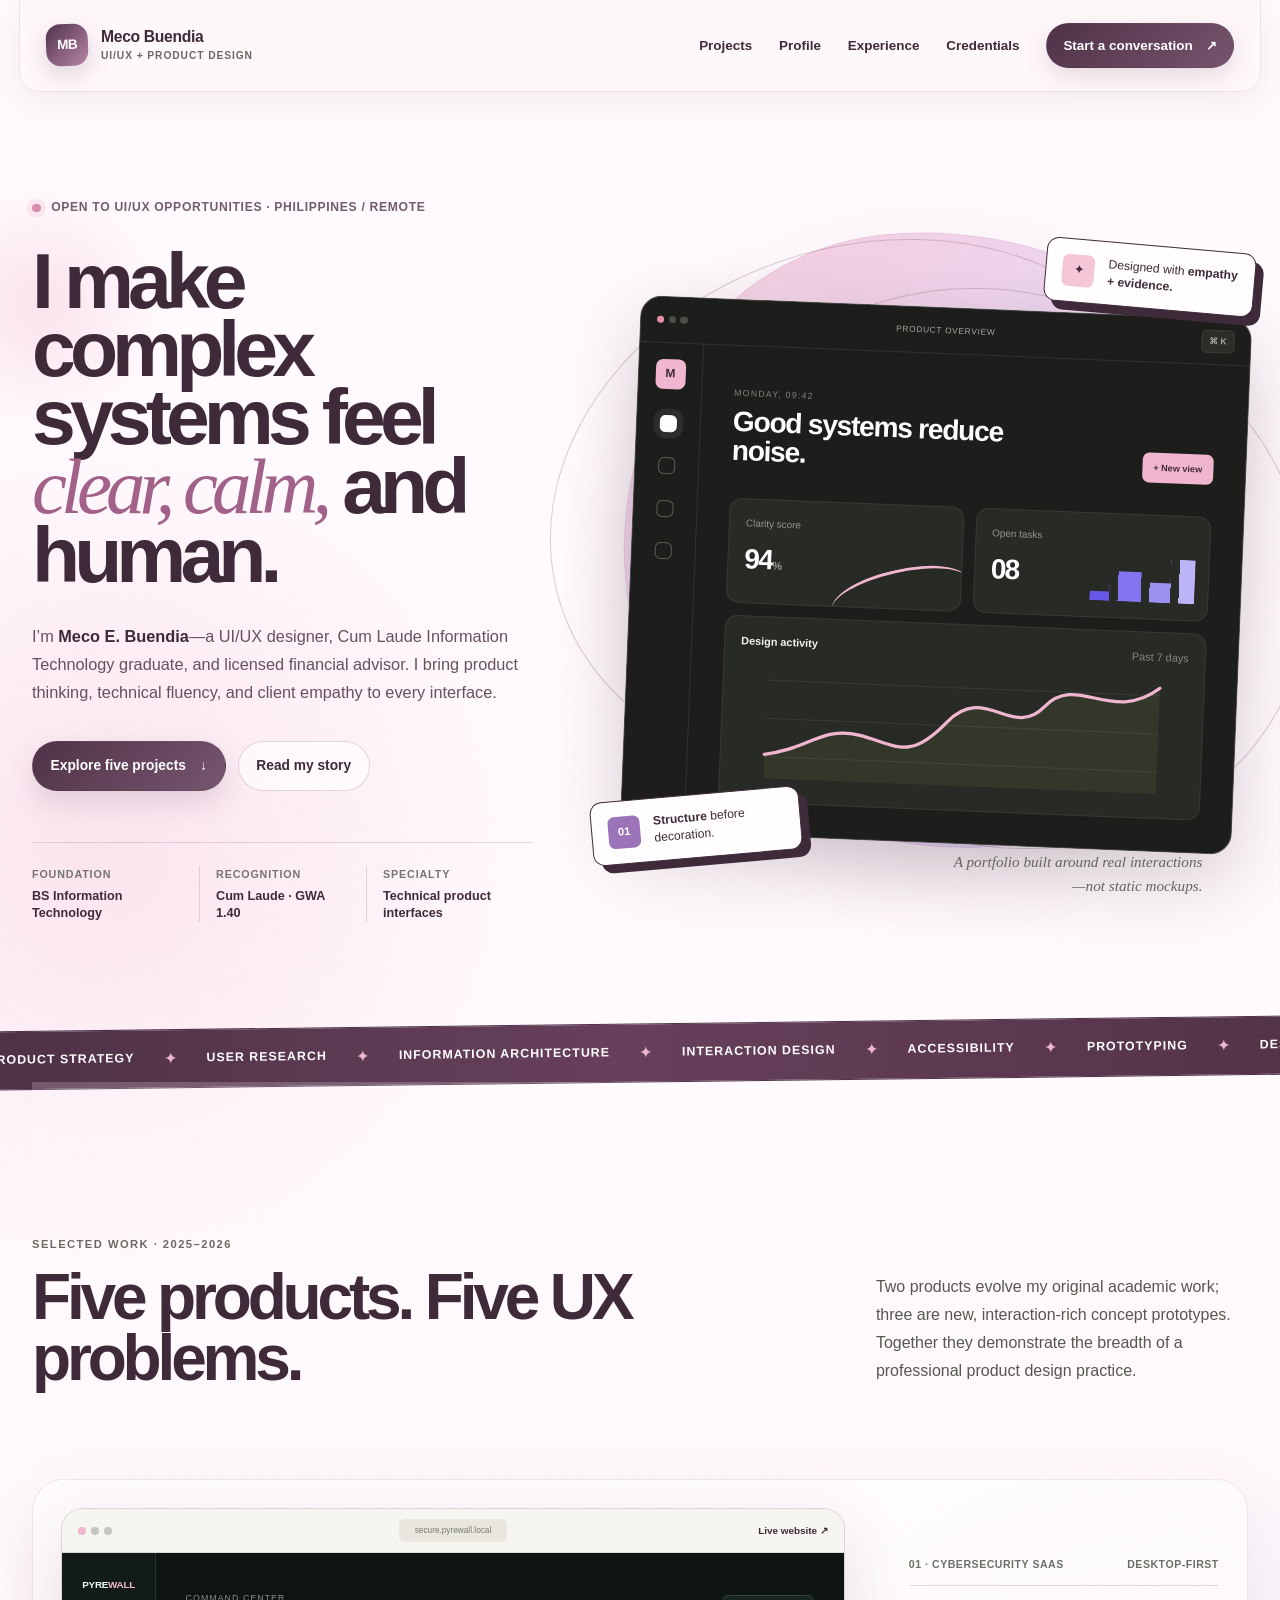
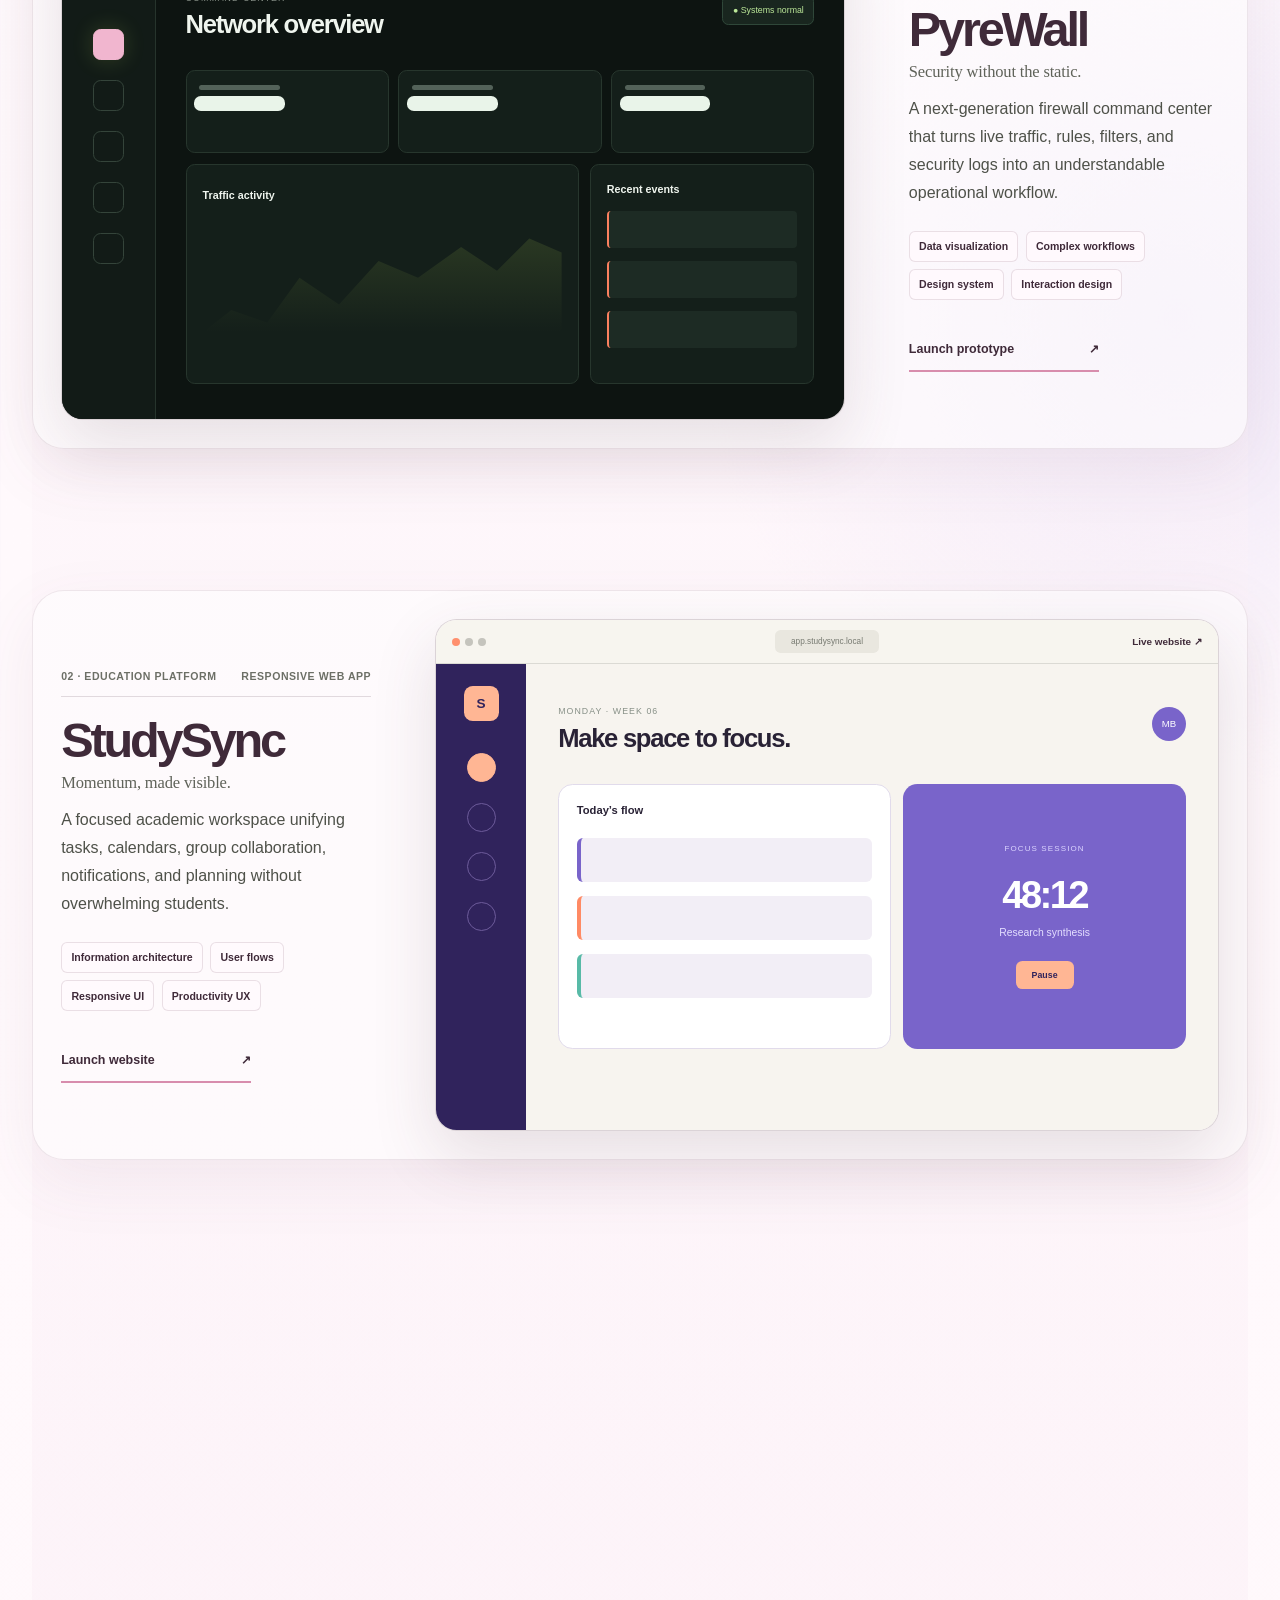
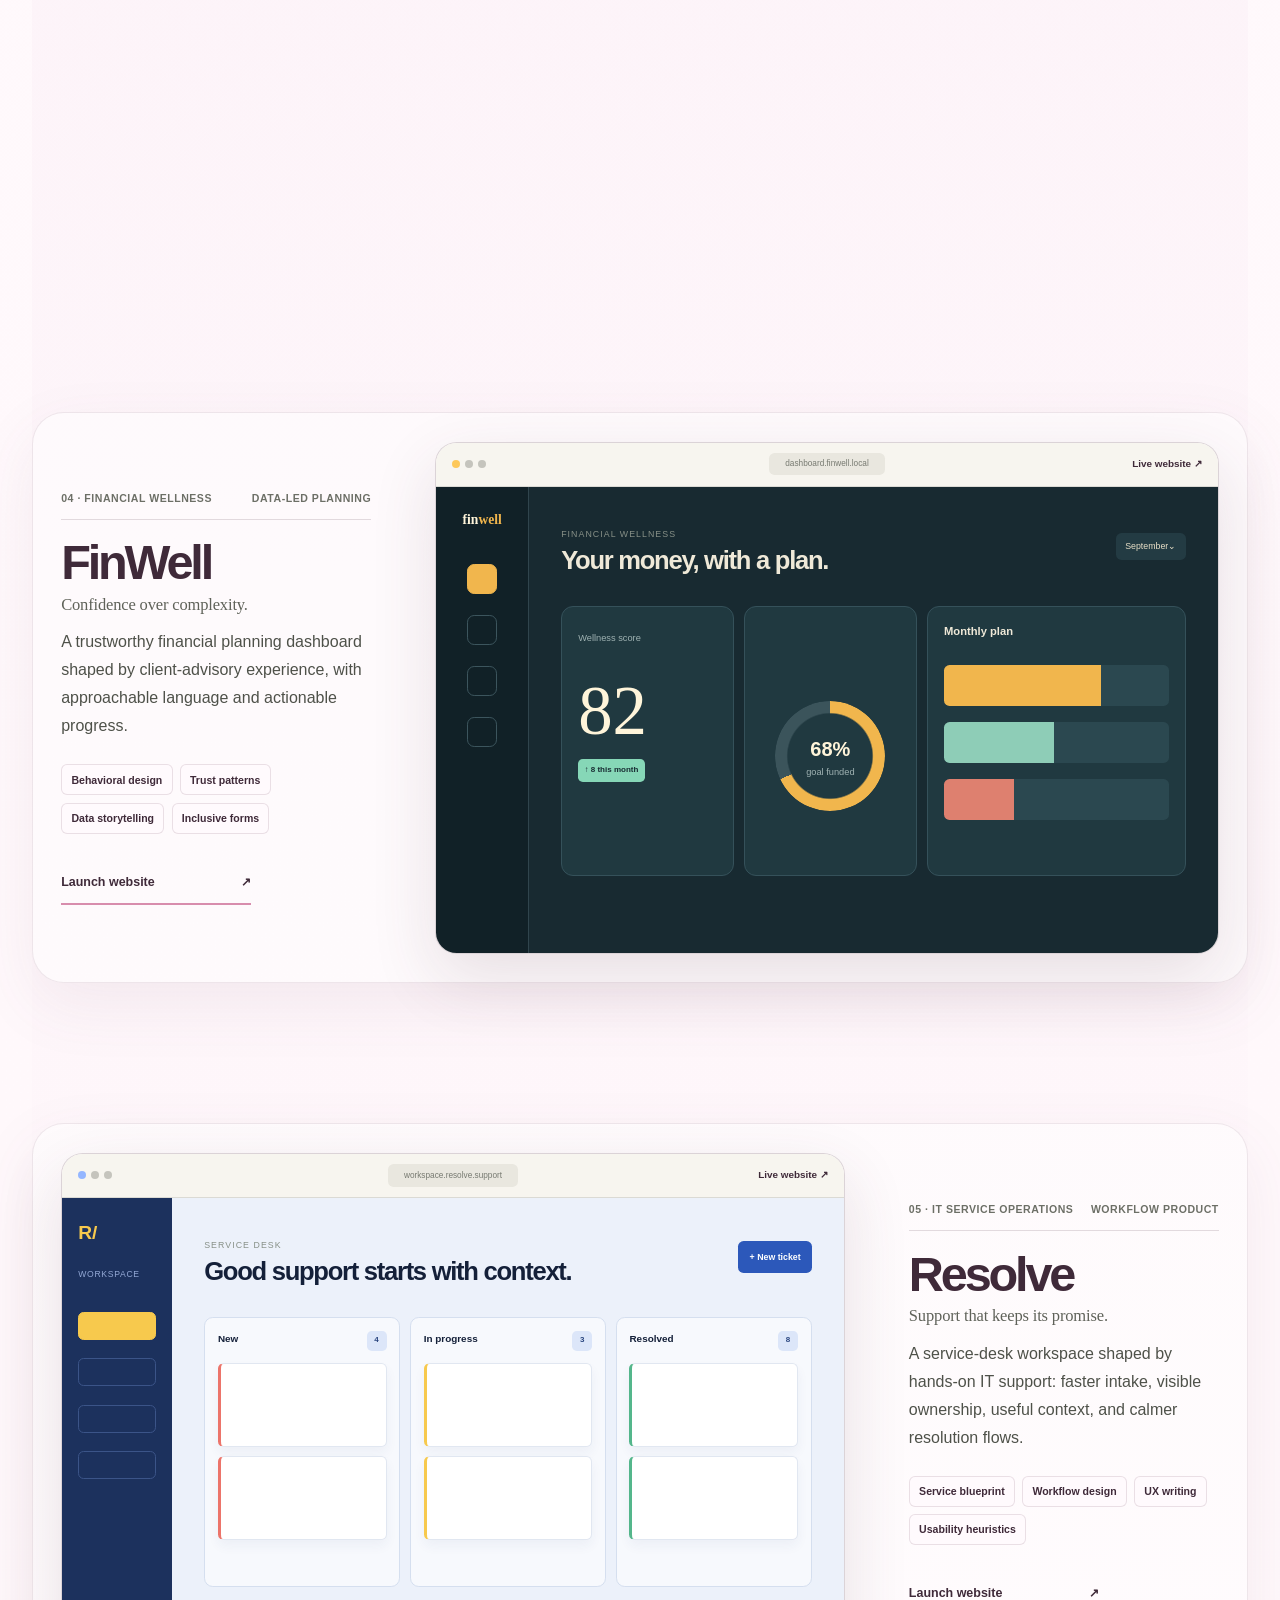
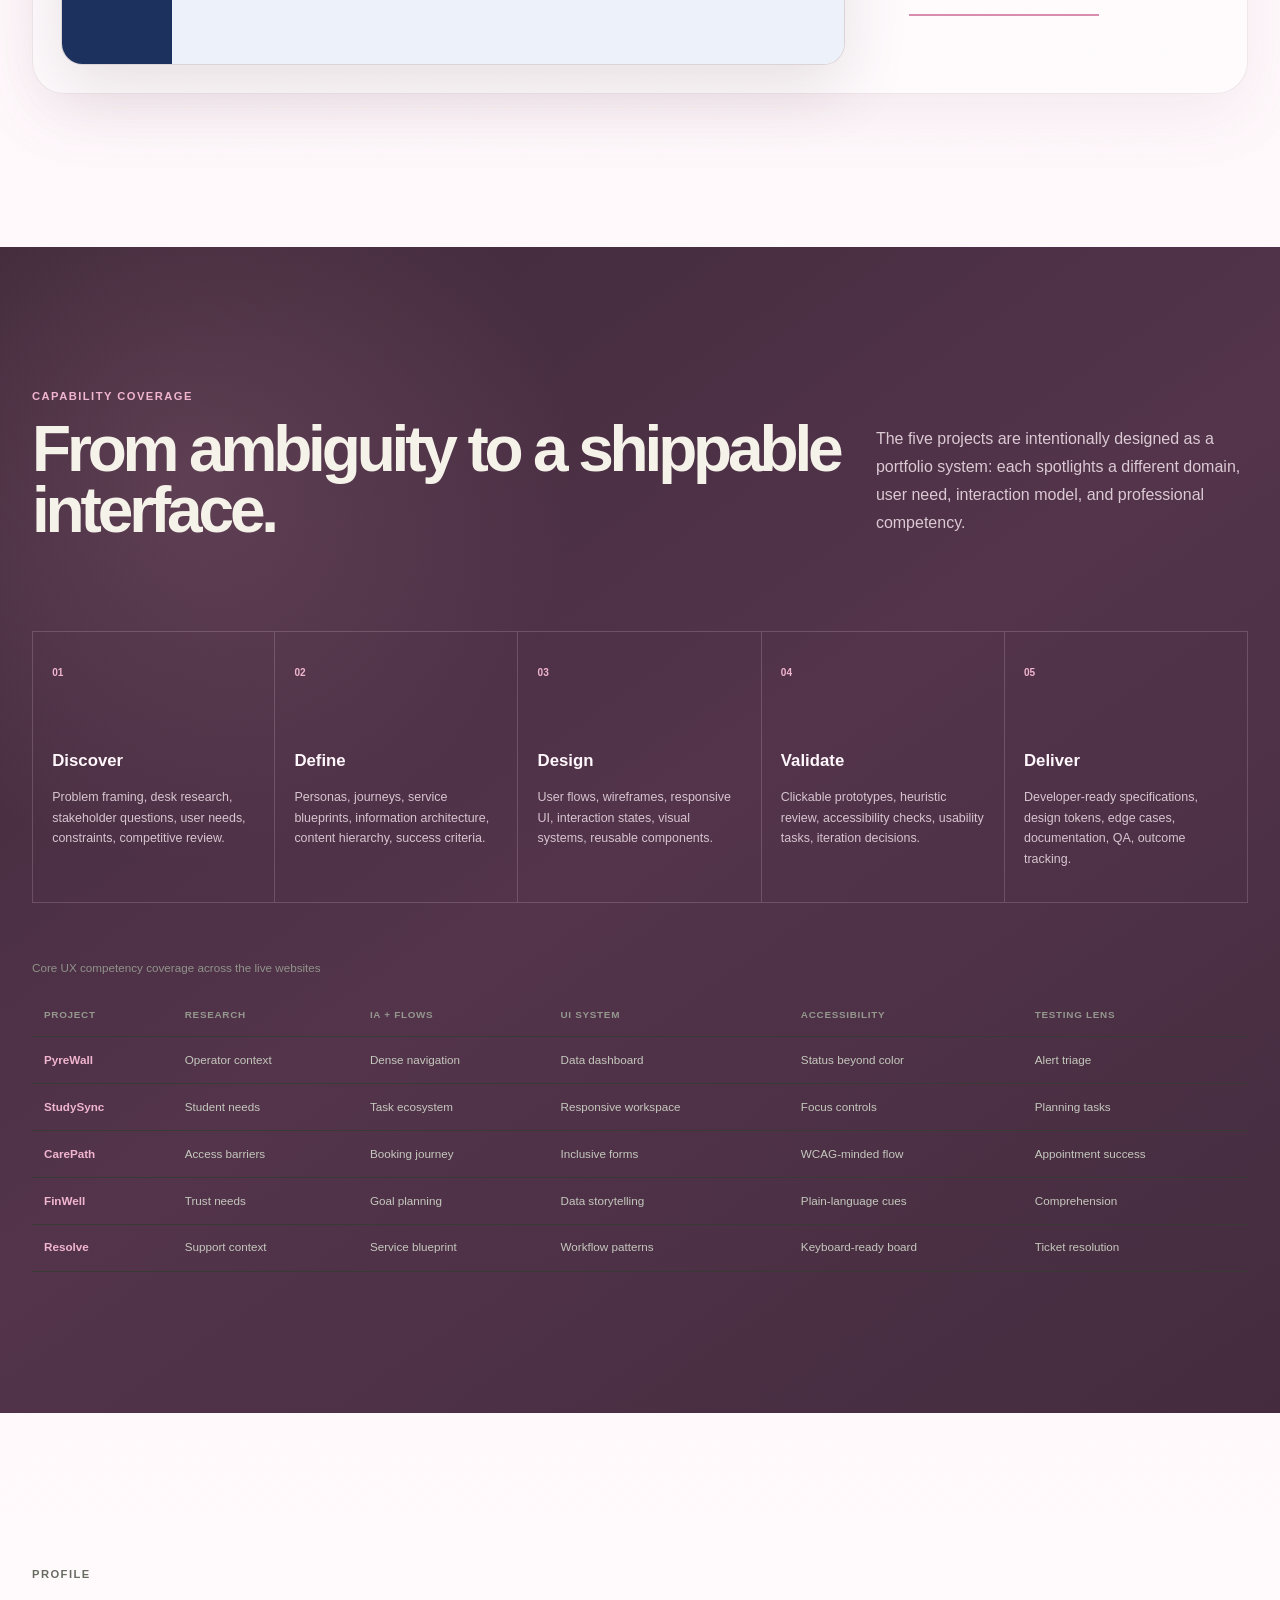
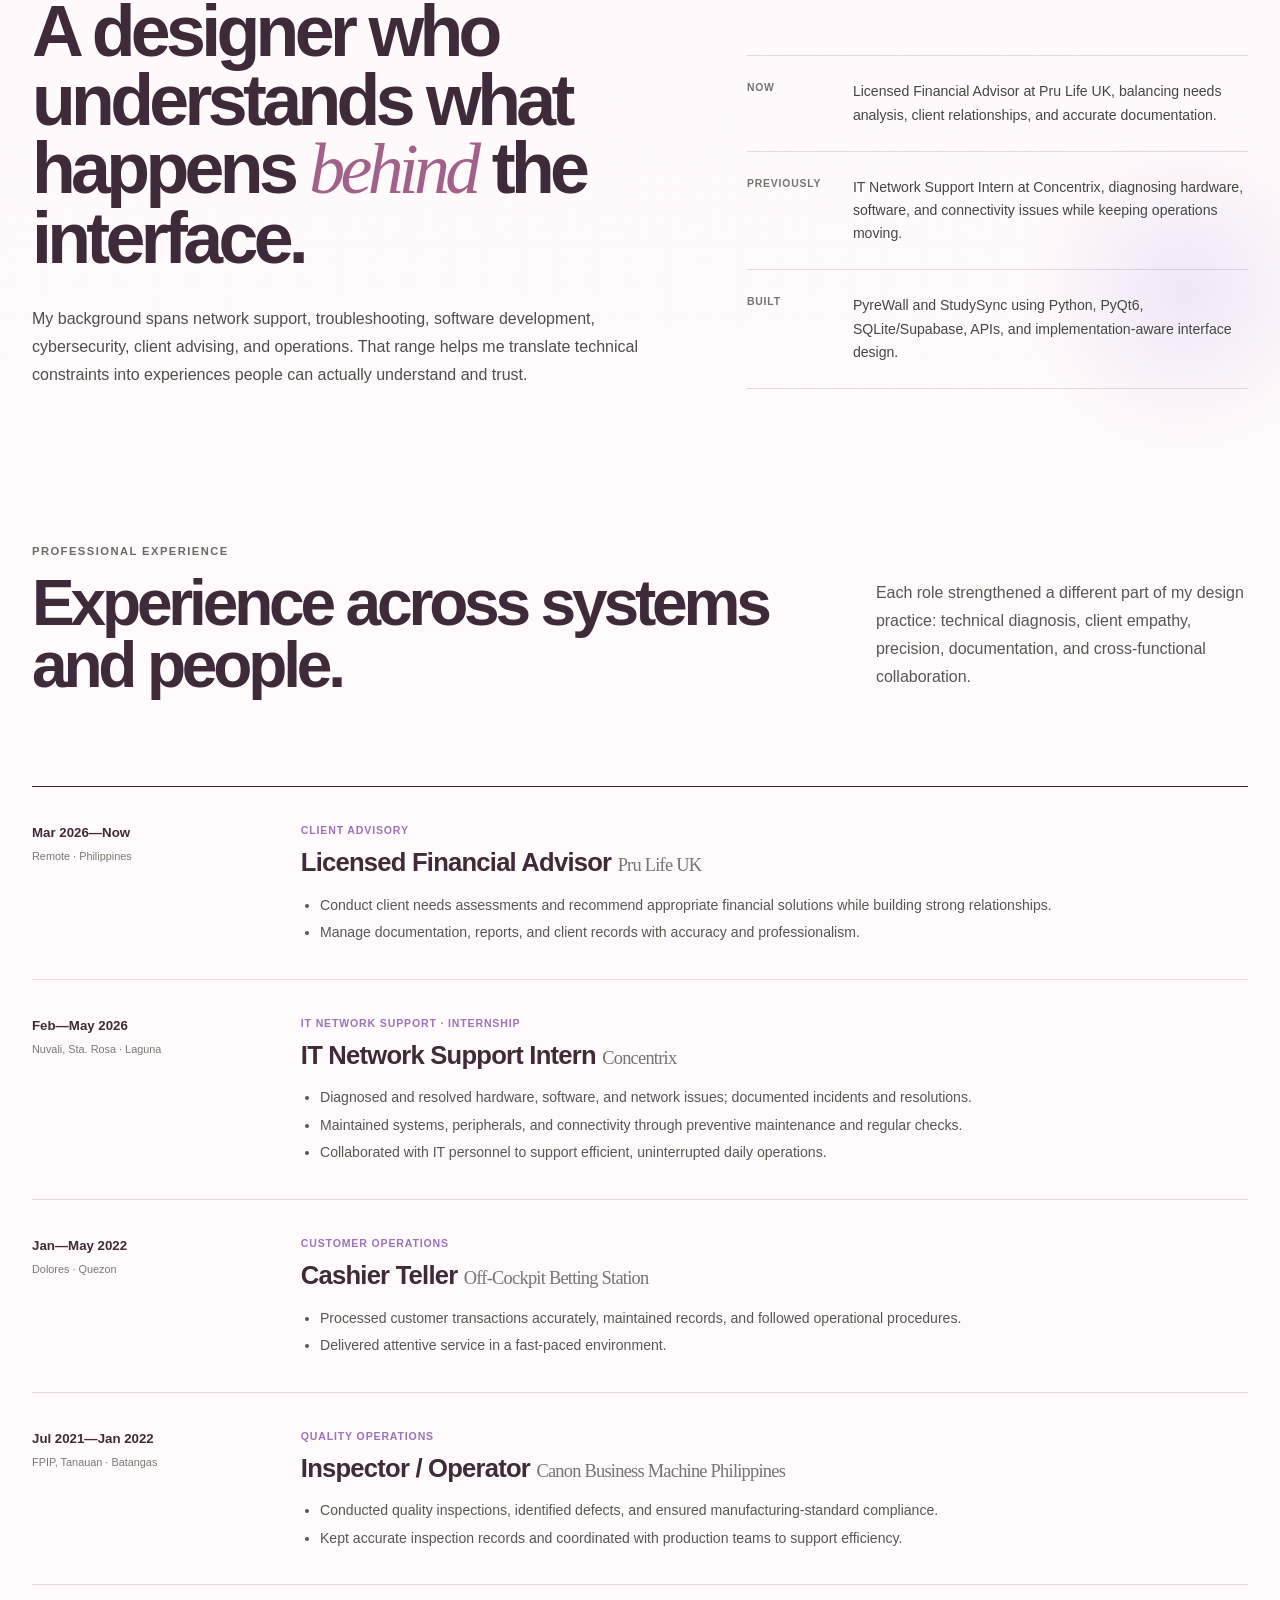
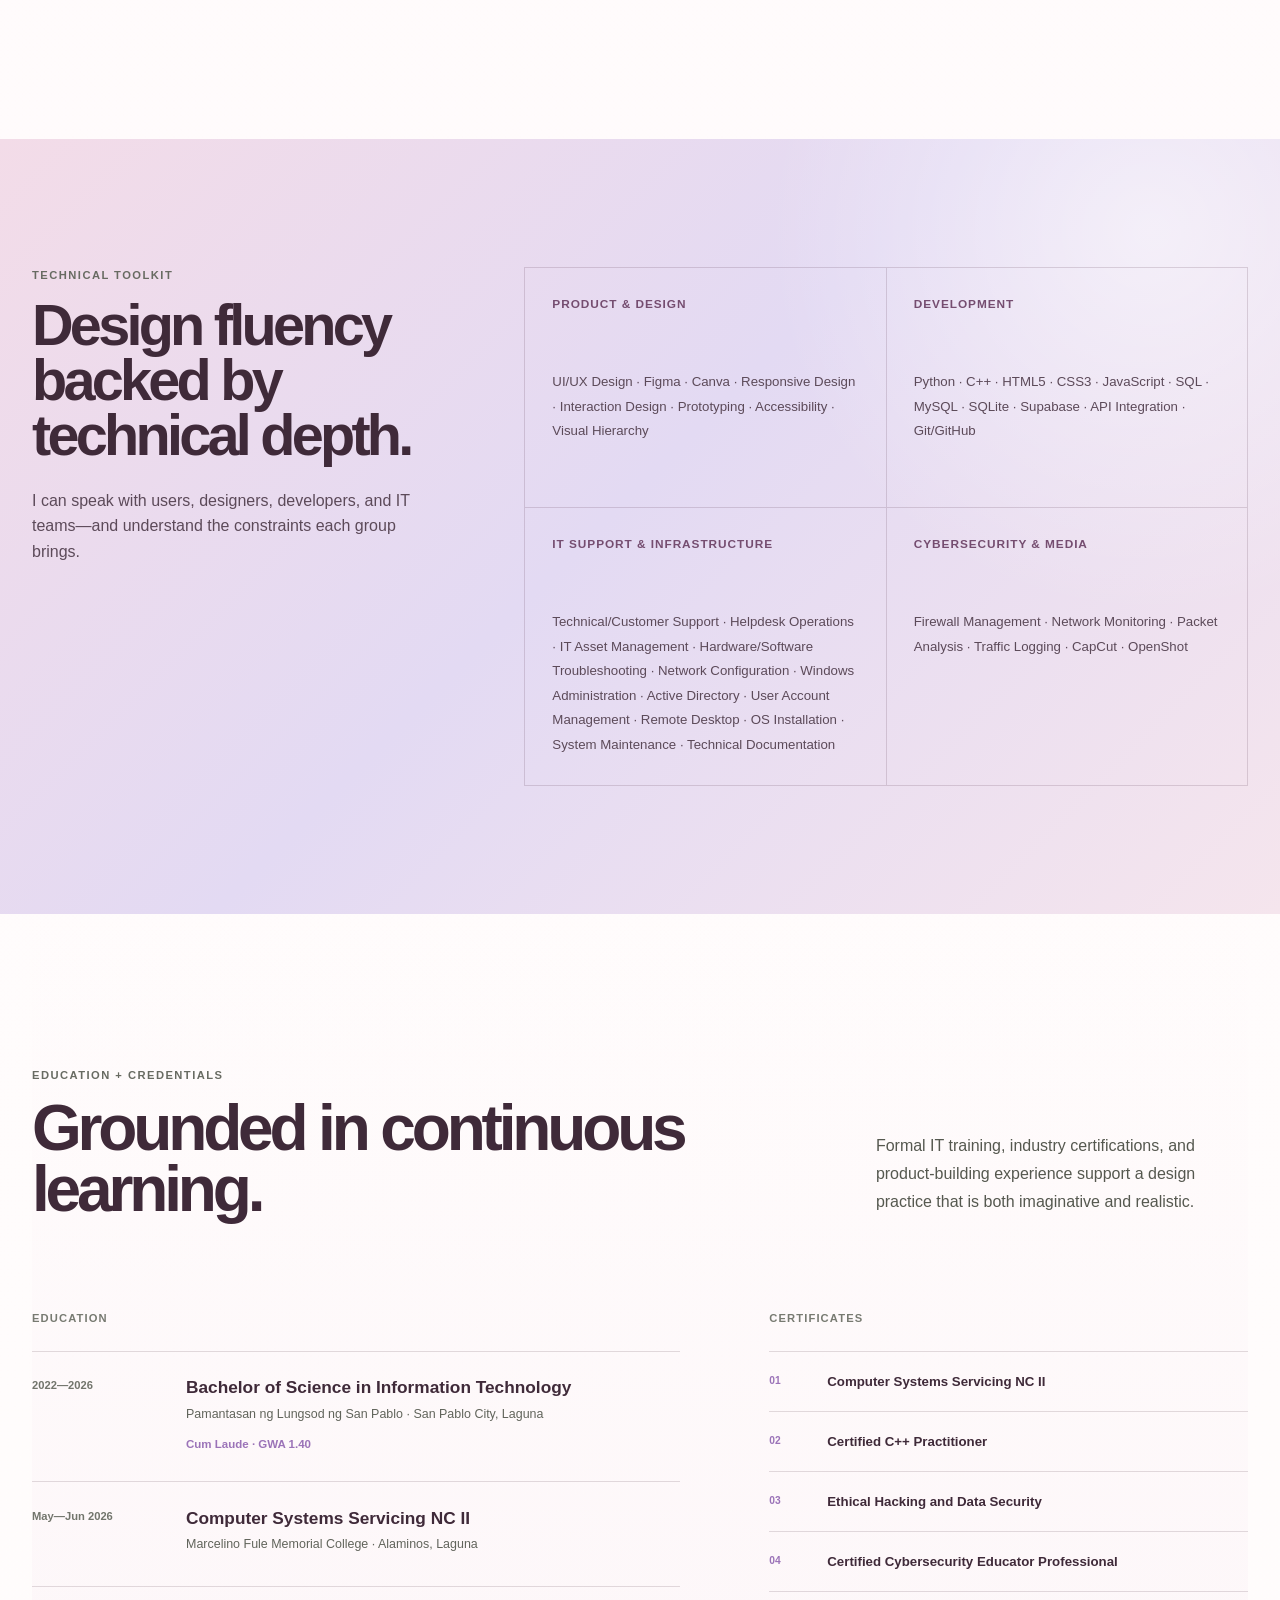
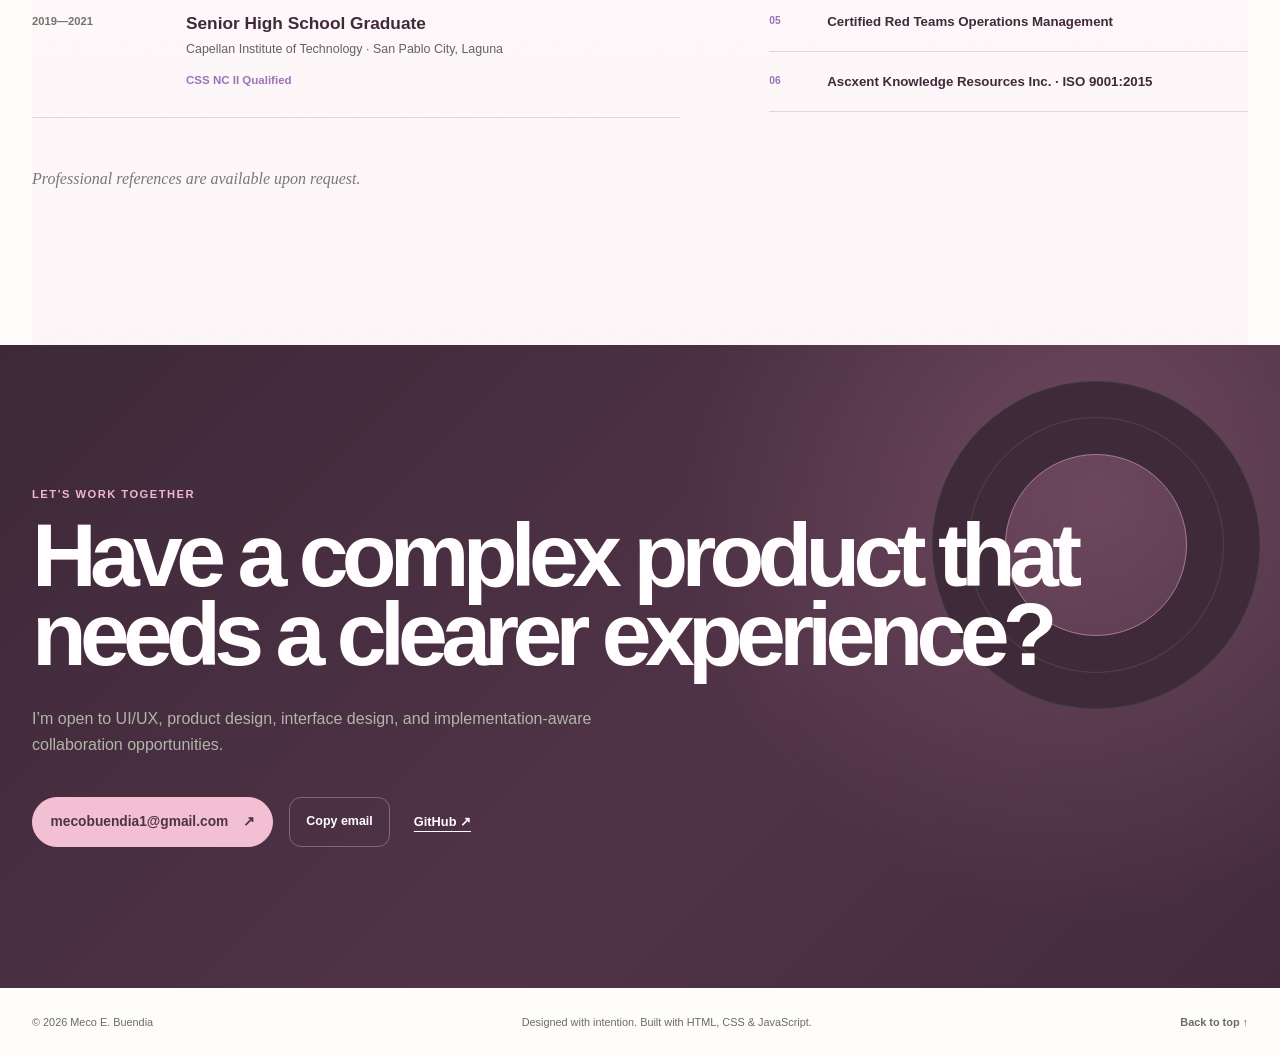
<file: index.html>
<!doctype html>
<html lang="en">
<head>
  <meta charset="utf-8" />
  <meta name="viewport" content="width=device-width, initial-scale=1" />
  <meta name="description" content="Meco E. Buendia is a UI/UX designer and Cum Laude IT graduate designing clear, accessible interfaces for technical systems." />
  <meta name="theme-color" content="#4f3248" />
  <meta property="og:title" content="Meco Buendia — UI/UX & Product Designer" />
  <meta property="og:description" content="Five interactive product design prototypes, technical product work, experience, and credentials." />
  <meta property="og:type" content="website" />
  <meta property="og:url" content="https://sachibuendia.vercel.app/" />
  <title>Meco Buendia — UI/UX & Product Designer</title>
  <link rel="canonical" href="https://sachibuendia.vercel.app/" />
  <link rel="stylesheet" href="styles.css" />
  <script src="app.js" defer></script>
</head>
<body>
  <a class="skip-link" href="#main">Skip to content</a>

  <header class="site-header" id="top">
    <a class="brand" href="#top" aria-label="Meco Buendia, home">
      <span class="brand-mark" aria-hidden="true">MB</span>
      <span class="brand-text">Meco Buendia<small>UI/UX + Product Design</small></span>
    </a>
    <button class="menu-button" type="button" aria-label="Open navigation" aria-expanded="false" aria-controls="site-nav">
      <span></span><span></span>
    </button>
    <nav class="site-nav" id="site-nav" aria-label="Primary navigation">
      <a href="#work">Projects</a>
      <a href="#profile">Profile</a>
      <a href="#experience">Experience</a>
      <a href="#credentials">Credentials</a>
      <a class="nav-cta" href="mailto:mecobuendia1@gmail.com">Start a conversation <span aria-hidden="true">↗</span></a>
    </nav>
  </header>

  <main id="main">
    <section class="hero section-shell" aria-labelledby="hero-title">
      <div class="hero-copy reveal">
        <p class="availability"><span aria-hidden="true"></span> Open to UI/UX opportunities · Philippines / Remote</p>
        <h1 id="hero-title">I make complex systems feel <em>clear, calm,</em> and human.</h1>
        <p class="hero-lead">I’m <strong>Meco E. Buendia</strong>—a UI/UX designer, Cum Laude Information Technology graduate, and licensed financial advisor. I bring product thinking, technical fluency, and client empathy to every interface.</p>
        <div class="hero-actions">
          <a class="button button-dark" href="#work">Explore five projects <span aria-hidden="true">↓</span></a>
          <a class="button button-light" href="#profile">Read my story</a>
        </div>
        <dl class="hero-facts">
          <div><dt>Foundation</dt><dd>BS Information Technology</dd></div>
          <div><dt>Recognition</dt><dd>Cum Laude · GWA 1.40</dd></div>
          <div><dt>Specialty</dt><dd>Technical product interfaces</dd></div>
        </dl>
      </div>

      <div class="hero-art reveal delay-1" aria-label="A collection of interface design snapshots">
        <div class="hero-orbit orbit-one" aria-hidden="true"></div>
        <div class="hero-orbit orbit-two" aria-hidden="true"></div>
        <article class="hero-window window-main">
          <header><span class="window-dots" aria-hidden="true"><i></i><i></i><i></i></span><small>Product overview</small><b>⌘ K</b></header>
          <div class="window-layout">
            <aside aria-hidden="true"><strong>M</strong><i></i><i></i><i></i><i></i></aside>
            <div class="window-content">
              <div class="window-title"><div><small>MONDAY, 09:42</small><h2>Good systems reduce noise.</h2></div><span>+ New view</span></div>
              <div class="metric-grid"><div><small>Clarity score</small><strong>94<span>%</span></strong><i class="metric-line"></i></div><div><small>Open tasks</small><strong>08</strong><i class="metric-bars"></i></div></div>
              <div class="activity-panel"><div class="panel-top"><b>Design activity</b><span>Past 7 days</span></div><svg viewBox="0 0 360 110" role="img" aria-label="Rising design activity chart"><path class="chart-grid" d="M0 20H360M0 55H360M0 90H360"/><path class="chart-fill" d="M0 88 C40 82 52 60 86 67 S132 90 166 52 S226 66 255 34 S317 48 360 13 L360 110 L0 110Z"/><path class="chart-line" d="M0 88 C40 82 52 60 86 67 S132 90 166 52 S226 66 255 34 S317 48 360 13"/></svg></div>
            </div>
          </div>
        </article>
        <article class="hero-note note-one"><span>01</span><p><strong>Structure</strong> before decoration.</p></article>
        <article class="hero-note note-two"><span aria-hidden="true">✦</span><p>Designed with <strong>empathy + evidence.</strong></p></article>
        <p class="hero-caption">A portfolio built around real interactions—not static mockups.</p>
      </div>
    </section>

    <section class="marquee" aria-label="Areas of practice">
      <div class="marquee-track" aria-hidden="true">
        <span>Product strategy</span><i>✦</i><span>User research</span><i>✦</i><span>Information architecture</span><i>✦</i><span>Interaction design</span><i>✦</i><span>Accessibility</span><i>✦</i><span>Prototyping</span><i>✦</i><span>Design systems</span><i>✦</i><span>Usability testing</span><i>✦</i>
        <span>Product strategy</span><i>✦</i><span>User research</span><i>✦</i><span>Information architecture</span><i>✦</i><span>Interaction design</span><i>✦</i><span>Accessibility</span><i>✦</i><span>Prototyping</span><i>✦</i><span>Design systems</span><i>✦</i><span>Usability testing</span><i>✦</i>
      </div>
    </section>

    <section class="work-section section-shell" id="work" aria-labelledby="work-title">
      <div class="section-intro reveal">
        <div><p class="eyebrow">Selected work · 2025–2026</p><h2 id="work-title">Five products. Five UX problems.</h2></div>
        <p>Two products evolve my original academic work; three are new, interaction-rich concept prototypes. Together they demonstrate the breadth of a professional product design practice.</p>
      </div>

      <div class="project-list">
        <article class="project-card project-pyre reveal">
          <a class="project-preview" href="projects/pyrewall/" target="_blank" rel="noopener"  aria-label="Open the PyreWall live website">
            <div class="browser-bar"><span><i></i><i></i><i></i></span><small>secure.pyrewall.local</small><b>Live website ↗</b></div>
            <div class="pyre-ui preview-ui">
              <aside><strong>PYRE<span>WALL</span></strong><i class="active"></i><i></i><i></i><i></i><i></i></aside>
              <div class="preview-body"><header><div><small>COMMAND CENTER</small><h3>Network overview</h3></div><span>● Systems normal</span></header><div class="pyre-metrics"><i></i><i></i><i></i></div><div class="pyre-bottom"><div class="pyre-chart"><b>Traffic activity</b><span></span></div><div class="pyre-events"><b>Recent events</b><i></i><i></i><i></i></div></div></div>
            </div>
          </a>
          <div class="project-copy">
            <div class="project-meta"><span>01 · Cybersecurity SaaS</span><span>Desktop-first</span></div>
            <h3>PyreWall <small>Security without the static.</small></h3>
            <p>A next-generation firewall command center that turns live traffic, rules, filters, and security logs into an understandable operational workflow.</p>
            <ul class="skill-chips" aria-label="Skills demonstrated"><li>Data visualization</li><li>Complex workflows</li><li>Design system</li><li>Interaction design</li></ul>
            <a class="project-link" href="projects/pyrewall/" target="_blank" rel="noopener" >Launch prototype <span aria-hidden="true">↗</span></a>
          </div>
        </article>

        <article class="project-card project-study reveal">
          <a class="project-preview" href="projects/studysync/" target="_blank" rel="noopener"  aria-label="Open the StudySync website">
            <div class="browser-bar"><span><i></i><i></i><i></i></span><small>app.studysync.local</small><b>Live website ↗</b></div>
            <div class="study-ui preview-ui">
              <aside><strong>S<span>StudySync</span></strong><i class="active"></i><i></i><i></i><i></i></aside>
              <div class="preview-body"><header><div><small>MONDAY · WEEK 06</small><h3>Make space to focus.</h3></div><span>MB</span></header><div class="study-columns"><div class="study-agenda"><b>Today’s flow</b><i></i><i></i><i></i></div><div class="study-focus"><small>FOCUS SESSION</small><strong>48:12</strong><span>Research synthesis</span><i class="mock-button">Pause</i></div></div></div>
            </div>
          </a>
          <div class="project-copy">
            <div class="project-meta"><span>02 · Education platform</span><span>Responsive web app</span></div>
            <h3>StudySync <small>Momentum, made visible.</small></h3>
            <p>A focused academic workspace unifying tasks, calendars, group collaboration, notifications, and planning without overwhelming students.</p>
            <ul class="skill-chips" aria-label="Skills demonstrated"><li>Information architecture</li><li>User flows</li><li>Responsive UI</li><li>Productivity UX</li></ul>
            <a class="project-link" href="projects/studysync/" target="_blank" rel="noopener" >Launch website <span aria-hidden="true">↗</span></a>
          </div>
        </article>

        <article class="project-card project-care reveal">
          <a class="project-preview" href="https://sachibara0516.github.io/CarePath/" target="_blank" rel="noopener"  aria-label="Open the CarePath live website">
            <div class="browser-bar"><span><i></i><i></i><i></i></span><small>carepath.health</small><b>Live website ↗</b></div>
            <div class="care-ui preview-ui">
              <div class="care-nav"><strong>care<span>path</span></strong><span>Appointments&nbsp;&nbsp; Care team&nbsp;&nbsp; Support</span><b>MB</b></div>
              <div class="care-layout"><div class="care-copy"><small>APPOINTMENTS, SIMPLIFIED</small><h3>Find care that fits your life.</h3><p>Accessible booking, clear costs, and the right clinician—without the runaround.</p><i></i><i></i></div><div class="care-phone"><span>Step 2 of 3</span><b>Choose a time</b><div><i></i><i></i><i></i></div><i class="mock-button">Continue</i></div></div>
            </div>
          </a>
          <div class="project-copy">
            <div class="project-meta"><span>03 · Digital health</span><span>Accessible booking</span></div>
            <h3>CarePath <small>Care without uncertainty.</small></h3>
            <p>An inclusive appointment experience built around plain language, transparent choices, keyboard access, and low-stress decision making.</p>
            <ul class="skill-chips" aria-label="Skills demonstrated"><li>Accessibility</li><li>Service design</li><li>Content design</li><li>Mobile prototyping</li></ul>
            <a class="project-link" href="https://sachibara0516.github.io/CarePath/" target="_blank" rel="noopener" >Launch website <span aria-hidden="true">↗</span></a>
          </div>
        </article>

        <article class="project-card project-fin reveal">
          <a class="project-preview" href="https://sachibara0516.github.io/FinWell/" target="_blank" rel="noopener"  aria-label="Open the FinWell live website">
            <div class="browser-bar"><span><i></i><i></i><i></i></span><small>dashboard.finwell.local</small><b>Live website ↗</b></div>
            <div class="fin-ui preview-ui">
              <aside><strong>fin<span>well</span></strong><i class="active"></i><i></i><i></i><i></i></aside>
              <div class="preview-body"><header><div><small>FINANCIAL WELLNESS</small><h3>Your money, with a plan.</h3></div><span>September⌄</span></header><div class="fin-grid"><div class="fin-score"><small>Wellness score</small><strong>82</strong><span>↑ 8 this month</span></div><div class="fin-ring"><i></i><b>68%</b><small>goal funded</small></div><div class="fin-plan"><b>Monthly plan</b><i></i><i></i><i></i></div></div></div>
            </div>
          </a>
          <div class="project-copy">
            <div class="project-meta"><span>04 · Financial wellness</span><span>Data-led planning</span></div>
            <h3>FinWell <small>Confidence over complexity.</small></h3>
            <p>A trustworthy financial planning dashboard shaped by client-advisory experience, with approachable language and actionable progress.</p>
            <ul class="skill-chips" aria-label="Skills demonstrated"><li>Behavioral design</li><li>Trust patterns</li><li>Data storytelling</li><li>Inclusive forms</li></ul>
            <a class="project-link" href="https://sachibara0516.github.io/FinWell/" target="_blank" rel="noopener" >Launch website <span aria-hidden="true">↗</span></a>
          </div>
        </article>

        <article class="project-card project-resolve reveal">
          <a class="project-preview" href="https://sachibara0516.github.io/Resolve/" target="_blank" rel="noopener"  aria-label="Open the Resolve live website">
            <div class="browser-bar"><span><i></i><i></i><i></i></span><small>workspace.resolve.support</small><b>Live website ↗</b></div>
            <div class="resolve-ui preview-ui">
              <aside><strong>R/</strong><span>Workspace</span><i class="active"></i><i></i><i></i><i></i></aside>
              <div class="preview-body"><header><div><small>SERVICE DESK</small><h3>Good support starts with context.</h3></div><i class="mock-button">+ New ticket</i></header><div class="resolve-board"><div><b>New <span>4</span></b><i></i><i></i></div><div><b>In progress <span>3</span></b><i></i><i></i></div><div><b>Resolved <span>8</span></b><i></i><i></i></div></div></div>
            </div>
          </a>
          <div class="project-copy">
            <div class="project-meta"><span>05 · IT service operations</span><span>Workflow product</span></div>
            <h3>Resolve <small>Support that keeps its promise.</small></h3>
            <p>A service-desk workspace shaped by hands-on IT support: faster intake, visible ownership, useful context, and calmer resolution flows.</p>
            <ul class="skill-chips" aria-label="Skills demonstrated"><li>Service blueprint</li><li>Workflow design</li><li>UX writing</li><li>Usability heuristics</li></ul>
            <a class="project-link" href="https://sachibara0516.github.io/Resolve/" target="_blank" rel="noopener" >Launch website <span aria-hidden="true">↗</span></a>
          </div>
        </article>
      </div>
    </section>

    <section class="discipline-section" aria-labelledby="discipline-title">
      <div class="section-shell">
        <div class="section-intro inverse reveal"><div><p class="eyebrow">Capability coverage</p><h2 id="discipline-title">From ambiguity to a shippable interface.</h2></div><p>The five projects are intentionally designed as a portfolio system: each spotlights a different domain, user need, interaction model, and professional competency.</p></div>
        <div class="discipline-grid reveal">
          <article><span>01</span><h3>Discover</h3><p>Problem framing, desk research, stakeholder questions, user needs, constraints, competitive review.</p></article>
          <article><span>02</span><h3>Define</h3><p>Personas, journeys, service blueprints, information architecture, content hierarchy, success criteria.</p></article>
          <article><span>03</span><h3>Design</h3><p>User flows, wireframes, responsive UI, interaction states, visual systems, reusable components.</p></article>
          <article><span>04</span><h3>Validate</h3><p>Clickable prototypes, heuristic review, accessibility checks, usability tasks, iteration decisions.</p></article>
          <article><span>05</span><h3>Deliver</h3><p>Developer-ready specifications, design tokens, edge cases, documentation, QA, outcome tracking.</p></article>
        </div>
        <div class="coverage-table-wrap reveal">
          <table class="coverage-table">
            <caption>Core UX competency coverage across the live websites</caption>
            <thead><tr><th scope="col">Project</th><th scope="col">Research</th><th scope="col">IA + flows</th><th scope="col">UI system</th><th scope="col">Accessibility</th><th scope="col">Testing lens</th></tr></thead>
            <tbody>
              <tr><th scope="row">PyreWall</th><td>Operator context</td><td>Dense navigation</td><td>Data dashboard</td><td>Status beyond color</td><td>Alert triage</td></tr>
              <tr><th scope="row">StudySync</th><td>Student needs</td><td>Task ecosystem</td><td>Responsive workspace</td><td>Focus controls</td><td>Planning tasks</td></tr>
              <tr><th scope="row">CarePath</th><td>Access barriers</td><td>Booking journey</td><td>Inclusive forms</td><td>WCAG-minded flow</td><td>Appointment success</td></tr>
              <tr><th scope="row">FinWell</th><td>Trust needs</td><td>Goal planning</td><td>Data storytelling</td><td>Plain-language cues</td><td>Comprehension</td></tr>
              <tr><th scope="row">Resolve</th><td>Support context</td><td>Service blueprint</td><td>Workflow patterns</td><td>Keyboard-ready board</td><td>Ticket resolution</td></tr>
            </tbody>
          </table>
        </div>
      </div>
    </section>

    <section class="profile-section section-shell" id="profile" aria-labelledby="profile-title">
      <div class="profile-statement reveal">
        <p class="eyebrow">Profile</p>
        <h2 id="profile-title">A designer who understands what happens <em>behind</em> the interface.</h2>
        <p>My background spans network support, troubleshooting, software development, cybersecurity, client advising, and operations. That range helps me translate technical constraints into experiences people can actually understand and trust.</p>
      </div>
      <div class="profile-notes reveal delay-1">
        <div><span>Now</span><p>Licensed Financial Advisor at Pru Life UK, balancing needs analysis, client relationships, and accurate documentation.</p></div>
        <div><span>Previously</span><p>IT Network Support Intern at Concentrix, diagnosing hardware, software, and connectivity issues while keeping operations moving.</p></div>
        <div><span>Built</span><p>PyreWall and StudySync using Python, PyQt6, SQLite/Supabase, APIs, and implementation-aware interface design.</p></div>
      </div>
    </section>

    <section class="experience-section section-shell" id="experience" aria-labelledby="experience-title">
      <div class="section-intro reveal"><div><p class="eyebrow">Professional experience</p><h2 id="experience-title">Experience across systems and people.</h2></div><p>Each role strengthened a different part of my design practice: technical diagnosis, client empathy, precision, documentation, and cross-functional collaboration.</p></div>
      <div class="timeline">
        <article class="timeline-item reveal"><div class="timeline-date"><strong>Mar 2026—Now</strong><span>Remote · Philippines</span></div><div><p class="role-type">Client advisory</p><h3>Licensed Financial Advisor <span>Pru Life UK</span></h3><ul><li>Conduct client needs assessments and recommend appropriate financial solutions while building strong relationships.</li><li>Manage documentation, reports, and client records with accuracy and professionalism.</li></ul></div></article>
        <article class="timeline-item reveal"><div class="timeline-date"><strong>Feb—May 2026</strong><span>Nuvali, Sta. Rosa · Laguna</span></div><div><p class="role-type">IT network support · Internship</p><h3>IT Network Support Intern <span>Concentrix</span></h3><ul><li>Diagnosed and resolved hardware, software, and network issues; documented incidents and resolutions.</li><li>Maintained systems, peripherals, and connectivity through preventive maintenance and regular checks.</li><li>Collaborated with IT personnel to support efficient, uninterrupted daily operations.</li></ul></div></article>
        <article class="timeline-item reveal"><div class="timeline-date"><strong>Jan—May 2022</strong><span>Dolores · Quezon</span></div><div><p class="role-type">Customer operations</p><h3>Cashier Teller <span>Off-Cockpit Betting Station</span></h3><ul><li>Processed customer transactions accurately, maintained records, and followed operational procedures.</li><li>Delivered attentive service in a fast-paced environment.</li></ul></div></article>
        <article class="timeline-item reveal"><div class="timeline-date"><strong>Jul 2021—Jan 2022</strong><span>FPIP, Tanauan · Batangas</span></div><div><p class="role-type">Quality operations</p><h3>Inspector / Operator <span>Canon Business Machine Philippines</span></h3><ul><li>Conducted quality inspections, identified defects, and ensured manufacturing-standard compliance.</li><li>Kept accurate inspection records and coordinated with production teams to support efficiency.</li></ul></div></article>
      </div>
    </section>

    <section class="toolkit-section" aria-labelledby="toolkit-title">
      <div class="section-shell toolkit-layout">
        <div class="toolkit-heading reveal"><p class="eyebrow">Technical toolkit</p><h2 id="toolkit-title">Design fluency backed by technical depth.</h2><p>I can speak with users, designers, developers, and IT teams—and understand the constraints each group brings.</p></div>
        <div class="toolkit-groups reveal delay-1">
          <article><h3>Product & design</h3><p>UI/UX Design · Figma · Canva · Responsive Design · Interaction Design · Prototyping · Accessibility · Visual Hierarchy</p></article>
          <article><h3>Development</h3><p>Python · C++ · HTML5 · CSS3 · JavaScript · SQL · MySQL · SQLite · Supabase · API Integration · Git/GitHub</p></article>
          <article><h3>IT support & infrastructure</h3><p>Technical/Customer Support · Helpdesk Operations · IT Asset Management · Hardware/Software Troubleshooting · Network Configuration · Windows Administration · Active Directory · User Account Management · Remote Desktop · OS Installation · System Maintenance · Technical Documentation</p></article>
          <article><h3>Cybersecurity & media</h3><p>Firewall Management · Network Monitoring · Packet Analysis · Traffic Logging · CapCut · OpenShot</p></article>
        </div>
      </div>
    </section>

    <section class="credentials-section section-shell" id="credentials" aria-labelledby="credentials-title">
      <div class="section-intro reveal"><div><p class="eyebrow">Education + credentials</p><h2 id="credentials-title">Grounded in continuous learning.</h2></div><p>Formal IT training, industry certifications, and product-building experience support a design practice that is both imaginative and realistic.</p></div>
      <div class="credentials-grid">
        <div class="education-list reveal">
          <h3>Education</h3>
          <article><span>2022—2026</span><div><h4>Bachelor of Science in Information Technology</h4><p>Pamantasan ng Lungsod ng San Pablo · San Pablo City, Laguna</p><strong>Cum Laude · GWA 1.40</strong></div></article>
          <article><span>May—Jun 2026</span><div><h4>Computer Systems Servicing NC II</h4><p>Marcelino Fule Memorial College · Alaminos, Laguna</p></div></article>
          <article><span>2019—2021</span><div><h4>Senior High School Graduate</h4><p>Capellan Institute of Technology · San Pablo City, Laguna</p><strong>CSS NC II Qualified</strong></div></article>
        </div>
        <div class="certificate-list reveal delay-1">
          <h3>Certificates</h3>
          <ul>
            <li><span>01</span><p>Computer Systems Servicing NC II</p></li>
            <li><span>02</span><p>Certified C++ Practitioner</p></li>
            <li><span>03</span><p>Ethical Hacking and Data Security</p></li>
            <li><span>04</span><p>Certified Cybersecurity Educator Professional</p></li>
            <li><span>05</span><p>Certified Red Teams Operations Management</p></li>
            <li><span>06</span><p>Ascxent Knowledge Resources Inc. · ISO 9001:2015</p></li>
          </ul>
        </div>
      </div>
      <p class="references-note reveal">Professional references are available upon request.</p>
    </section>

    <section class="contact-section" id="contact" aria-labelledby="contact-title">
      <div class="section-shell contact-inner reveal">
        <p class="eyebrow">Let’s work together</p>
        <h2 id="contact-title">Have a complex product that needs a clearer experience?</h2>
        <p>I’m open to UI/UX, product design, interface design, and implementation-aware collaboration opportunities.</p>
        <div class="contact-actions">
          <a class="button button-acid" href="mailto:mecobuendia1@gmail.com">mecobuendia1@gmail.com <span aria-hidden="true">↗</span></a>
          <button class="copy-button" type="button" data-email="mecobuendia1@gmail.com">Copy email</button>
          <a class="plain-link" href="https://github.com/Sachibara0516" target="_blank" rel="noreferrer">GitHub ↗</a>
        </div>
      </div>
    </section>
  </main>

  <footer class="site-footer section-shell">
    <p>© <span id="year">2026</span> Meco E. Buendia</p>
    <p>Designed with intention. Built with HTML, CSS & JavaScript.</p>
    <a href="#top">Back to top ↑</a>
  </footer>
  <div class="toast" role="status" aria-live="polite"></div>
</body>
</html>
</file>
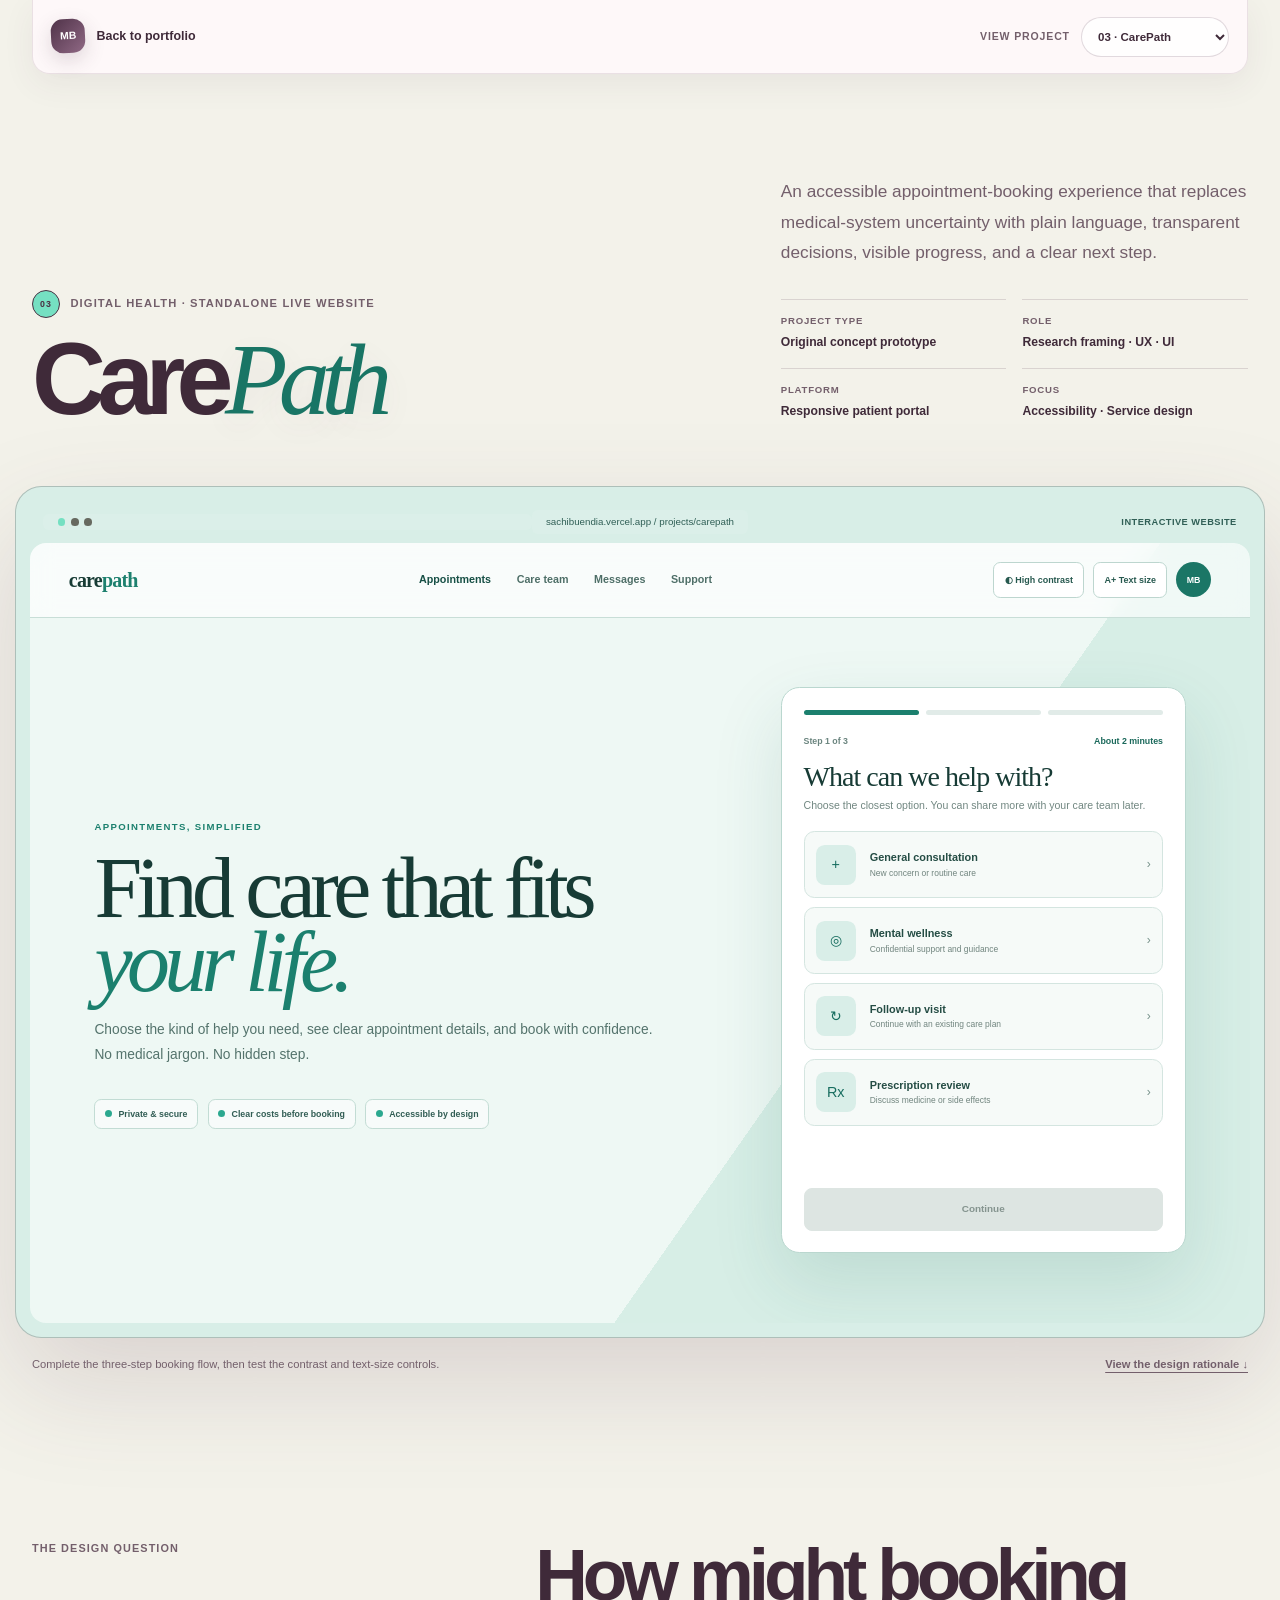
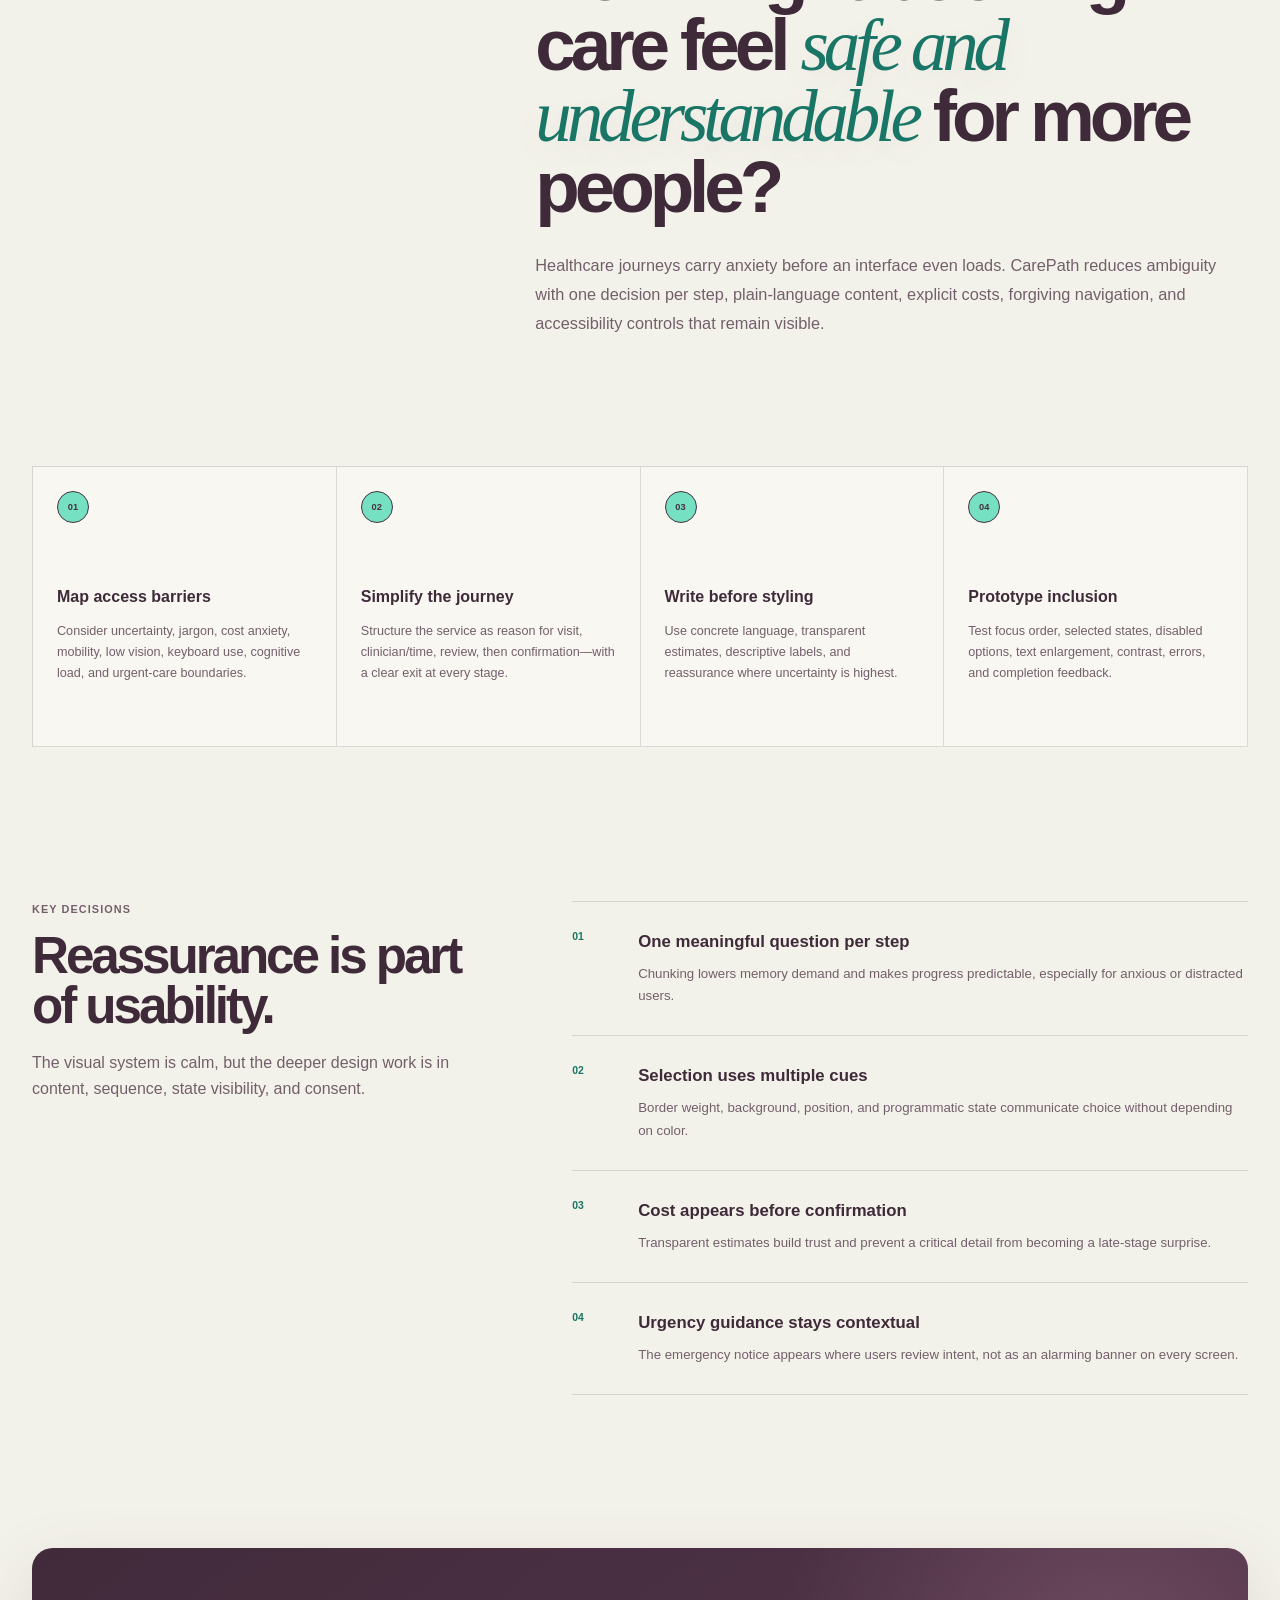
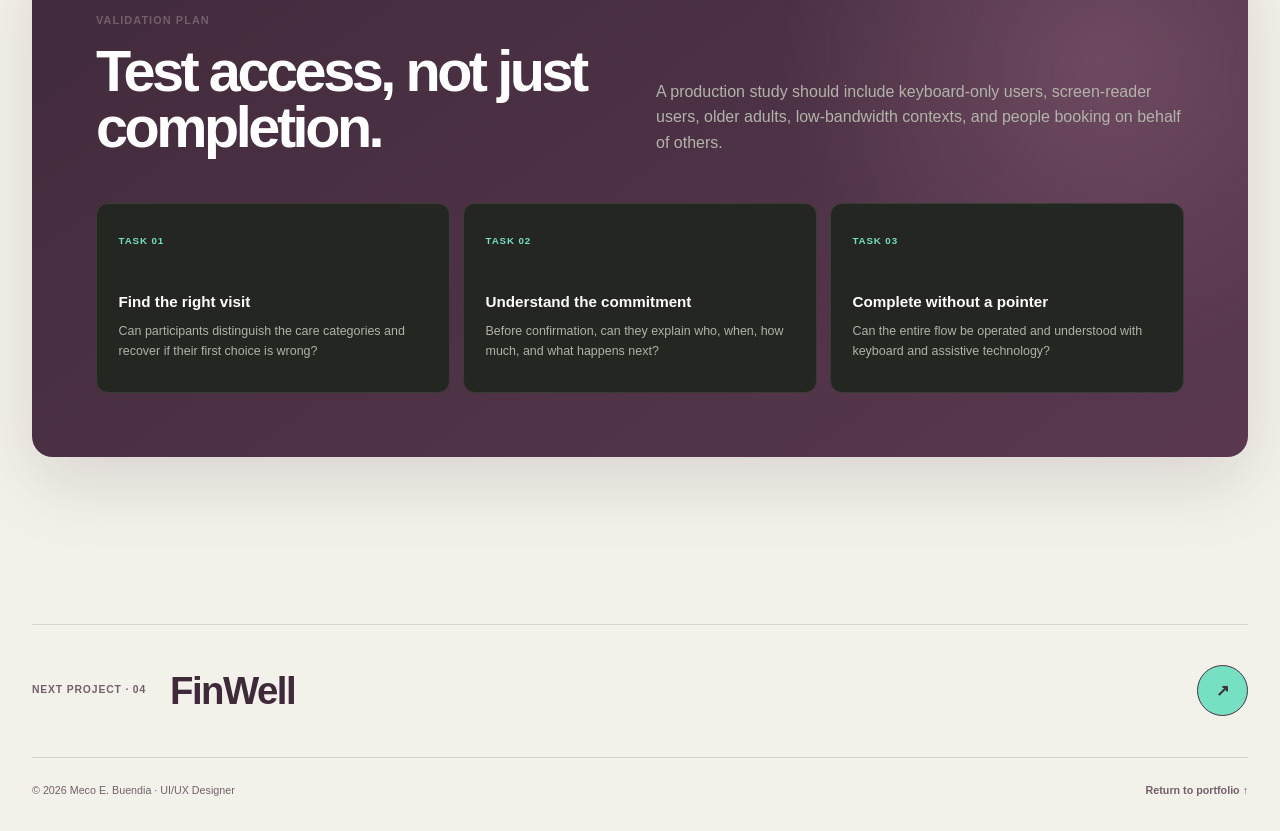
<file: projects/carepath/index.html>
<!doctype html>
<html lang="en">
<head>
  <meta charset="utf-8" />
  <meta name="viewport" content="width=device-width, initial-scale=1" />
  <meta name="description" content="CarePath is Meco Buendia's accessible healthcare booking prototype." />
  <meta name="theme-color" content="#e7f5ef" />
  <title>CarePath — Interactive Product Website by Meco Buendia</title>
  <link rel="stylesheet" href="../project.css" />
  <style>
    :root { --case-accent:#75e0c2; --hero-em:#197565; --stage-frame:#d8eee7; --browser-text:#305f56; }
    body { background:#f3f2ea; }
    .prototype-stage { color:#173b35; background:#eef8f4; }
    .care-app { min-height:inherit; background:linear-gradient(125deg,#eef8f4 0 64%,#d7eee6 64%); }
    .care-header { display:flex; align-items:center; justify-content:space-between; min-height:75px; padding:0 clamp(1.2rem,3vw,3rem); background:rgba(255,255,255,.62); border-bottom:1px solid #c8ded7; backdrop-filter:blur(12px); }
    .care-logo { color:#183c35; font-family:var(--serif); font-size:1.25rem; font-weight:700; letter-spacing:-.04em; }.care-logo span{color:#1d806e}
    .care-links { display:flex; gap:1.6rem; }.care-links a{color:#4e6e67;text-decoration:none;font-size:.67rem;font-weight:750}.care-links a:first-child{color:#174f45}
    .care-tools { display:flex; align-items:center; gap:.55rem; }.access-button{min-height:36px;padding:.45rem .65rem;color:#27594f;background:#fff;border:1px solid #bdd6cf;border-radius:.45rem;cursor:pointer;font-size:.56rem;font-weight:800}.care-avatar{display:grid;width:35px;height:35px;place-items:center;color:#fff;background:#1b7666;border-radius:50%;font-size:.55rem;font-weight:850}
    .care-content { display:grid; grid-template-columns:minmax(0,1fr) minmax(360px,.65fr); gap:clamp(2rem,5vw,6rem); align-items:center; min-height:calc(min(780px,100svh - 80px) - 75px); padding:clamp(2rem,5vw,5.5rem); }
    .care-copy small { color:#1c806e;font-size:.6rem;font-weight:900;letter-spacing:.14em;text-transform:uppercase }
    .care-copy h2 { max-width:720px;margin:.9rem 0 1.2rem;font-family:var(--serif);font-size:clamp(3.1rem,6.7vw,7rem);font-weight:500;line-height:.86;letter-spacing:-.065em }
    .care-copy h2 em { color:#1b806e;font-weight:400 }.care-copy>p{max-width:570px;margin:0;color:#54736c;font-size:.86rem;line-height:1.75}
    .trust-row { display:flex;flex-wrap:wrap;gap:.6rem;margin-top:2rem }.trust-row span{display:flex;align-items:center;gap:.4rem;padding:.45rem .6rem;color:#315d54;background:rgba(255,255,255,.55);border:1px solid #c2dcd4;border-radius:.45rem;font-size:.55rem;font-weight:800}.trust-row i{width:7px;height:7px;background:#2ba88f;border-radius:50%}
    .booking-card { width:100%;max-width:510px;justify-self:end;padding:1.35rem;background:#fff;border:1px solid #bad7cf;border-radius:1.15rem;box-shadow:0 28px 70px rgba(32,104,90,.14) }
    .booking-progress { display:grid;grid-template-columns:repeat(3,1fr);gap:.45rem;margin-bottom:1.2rem }.progress-step{height:5px;background:#e1ebe8;border-radius:5px}.progress-step.active{background:#1c806e}
    .booking-meta { display:flex;justify-content:space-between;gap:1rem;color:#6b857f;font-size:.55rem;font-weight:750 }.booking-meta strong{color:#1b695b}
    .booking-panel { display:none;min-height:410px }.booking-panel.active{display:block}.booking-panel h3{margin:.85rem 0 .35rem;font-family:var(--serif);font-size:1.75rem;font-weight:500;line-height:1.05;letter-spacing:-.035em}.booking-panel>.helper{margin:0 0 1.1rem;color:#718781;font-size:.66rem}
    .choice-list { display:grid;gap:.55rem }.choice{position:relative;display:grid;grid-template-columns:42px 1fr auto;gap:.75rem;align-items:center;min-height:67px;padding:.7rem;color:#244c44;background:#f6faf8;border:1px solid #d4e5e0;border-radius:.65rem;cursor:pointer;text-align:left}.choice:hover{border-color:#71b7a8}.choice.selected{background:#e0f5ee;border:2px solid #1b806e}.choice-icon{display:grid;width:40px;height:40px;place-items:center;color:#176d5f;background:#d9eee8;border-radius:.55rem;font-size:.9rem}.choice b{display:block;font-size:.68rem}.choice small{display:block;color:#71857f;font-size:.53rem}.choice>span:last-child{color:#759089;font-size:.75rem}
    .doctor-card { display:grid;grid-template-columns:48px 1fr auto;gap:.65rem;align-items:center;padding:.7rem;background:#f6faf8;border:1px solid #d4e5e0;border-radius:.65rem}.doctor-avatar{display:grid;width:46px;height:46px;place-items:center;color:#fff;background:#367e70;border-radius:50%;font-size:.62rem;font-weight:850}.doctor-card b{display:block;font-size:.67rem}.doctor-card small{display:block;color:#71857f;font-size:.52rem}.doctor-card span{color:#216d5f;font-size:.55rem;font-weight:850}
    .date-strip { display:flex;gap:.35rem;margin:1rem 0;overflow-x:auto }.date-strip button{min-width:57px;padding:.48rem .35rem;color:#6f847e;background:#f7faf9;border:1px solid #d4e3df;border-radius:.45rem;cursor:pointer;font-size:.52rem;font-weight:750}.date-strip button.active{color:#fff;background:#1b7666;border-color:#1b7666}
    .time-grid { display:grid;grid-template-columns:repeat(3,1fr);gap:.42rem }.time-grid button{min-height:38px;color:#35675e;background:#f7faf9;border:1px solid #d1e2dd;border-radius:.45rem;cursor:pointer;font-size:.57rem;font-weight:800}.time-grid button:hover,.time-grid button.selected{color:#155b4e;background:#d7f2e9;border:2px solid #1b806e}.time-grid button:disabled{color:#adb8b4;background:#f3f4f3;text-decoration:line-through;cursor:not-allowed}
    .confirm-card { padding:1rem;background:#f1f8f5;border:1px solid #cfe3dd;border-radius:.7rem }.confirm-card p{display:flex;justify-content:space-between;gap:1rem;margin:0;padding:.55rem 0;color:#657b75;border-bottom:1px solid #d8e8e3;font-size:.61rem}.confirm-card p:last-child{border:0}.confirm-card strong{color:#244c44;text-align:right}.notice{margin-top:.75rem;padding:.7rem;color:#3e665e;background:#fff8df;border:1px solid #eadca9;border-radius:.5rem;font-size:.55rem;line-height:1.55}
    .booking-actions { display:flex;gap:.55rem;margin-top:1rem }.booking-actions button{flex:1;min-height:43px;border-radius:.5rem;cursor:pointer;font-size:.62rem;font-weight:850}.back-button{color:#2a5f55;background:#fff;border:1px solid #c5d9d4}.continue-button{color:#fff;background:#196f60;border:1px solid #196f60}.continue-button:disabled{color:#85948f;background:#dde5e2;border-color:#dde5e2;cursor:not-allowed}
    .booking-success { display:none;min-height:410px;place-items:center;align-content:center;text-align:center }.booking-success.show{display:grid}.success-icon{display:grid;width:70px;height:70px;place-items:center;color:#fff;background:#1b806e;border-radius:50%;font-size:1.7rem;box-shadow:0 0 0 12px #e4f5ef}.booking-success h3{margin:1.3rem 0 .4rem;font-family:var(--serif);font-size:1.7rem;font-weight:500}.booking-success p{max-width:310px;margin:0;color:#668079;font-size:.65rem}.booking-success button{margin-top:1.2rem;padding:.6rem .8rem;color:#1b6a5d;background:#e2f4ee;border:1px solid #abd1c6;border-radius:.5rem;cursor:pointer;font-size:.58rem;font-weight:850}
    .care-app.high-contrast{background:#fff}.care-app.high-contrast .care-header{background:#fff;border-color:#111}.care-app.high-contrast .care-copy>p{color:#1a1a1a}.care-app.high-contrast .booking-card{border:3px solid #111}.care-app.large-text{font-size:118%}
    @media(max-width:900px){.care-links{display:none}.care-content{grid-template-columns:1fr 390px;gap:2rem;padding:2rem}.care-copy h2{font-size:4.1rem}}
    @media(max-width:700px){.prototype-stage{min-height:850px}.care-header{min-height:62px}.access-button span{display:none}.care-content{grid-template-columns:1fr;align-items:start;min-height:auto;padding:1.5rem}.care-copy h2{font-size:3.35rem}.care-copy>p,.trust-row{display:none}.booking-card{justify-self:stretch;max-width:none}.booking-panel{min-height:400px}}
  </style>
</head>
<body>
  <a class="skip-link" href="#prototype">Skip to prototype</a>
  <header class="portfolio-bar project-shell"><a class="portfolio-brand" href="../../"><span>MB</span> Back to portfolio</a><label class="project-switcher"><span>View project</span><select data-project-switcher aria-label="Switch project"><option value="../pyrewall/">01 · PyreWall</option><option value="../studysync/">02 · StudySync</option><option value="" selected>03 · CarePath</option><option value="../finwell/">04 · FinWell</option><option value="../resolve/">05 · Resolve</option></select></label></header>
  <main>
    <section class="prototype-hero project-shell"><div><p class="project-kicker"><span>03</span> Digital health · Standalone live website</p><h1>Care<em>Path</em></h1></div><div><p class="lead">An accessible appointment-booking experience that replaces medical-system uncertainty with plain language, transparent decisions, visible progress, and a clear next step.</p><dl class="project-facts"><div><dt>Project type</dt><dd>Original concept prototype</dd></div><div><dt>Role</dt><dd>Research framing · UX · UI</dd></div><div><dt>Platform</dt><dd>Responsive patient portal</dd></div><div><dt>Focus</dt><dd>Accessibility · Service design</dd></div></dl></div></section>
    <div class="prototype-stage-wrap" id="prototype"><div class="stage-browser"><span class="traffic" aria-hidden="true"><i></i><i></i><i></i></span><span>sachibuendia.vercel.app / projects/carepath</span><b>Interactive website</b></div><section class="prototype-stage" aria-label="Interactive CarePath appointment booking prototype"><div class="care-app" id="careApp">
      <header class="care-header"><div class="care-logo">care<span>path</span></div><nav class="care-links" aria-label="CarePath navigation"><a href="#prototype">Appointments</a><a href="#prototype">Care team</a><a href="#prototype">Messages</a><a href="#prototype">Support</a></nav><div class="care-tools"><button class="access-button" type="button" id="contrastToggle" aria-pressed="false">◐ <span>High contrast</span></button><button class="access-button" type="button" id="textToggle" aria-pressed="false">A+ <span>Text size</span></button><div class="care-avatar" aria-label="Meco Buendia profile">MB</div></div></header>
      <div class="care-content"><div class="care-copy"><small>Appointments, simplified</small><h2>Find care that fits <em>your life.</em></h2><p>Choose the kind of help you need, see clear appointment details, and book with confidence. No medical jargon. No hidden step.</p><div class="trust-row"><span><i></i> Private & secure</span><span><i></i> Clear costs before booking</span><span><i></i> Accessible by design</span></div></div>
        <section class="booking-card" aria-labelledby="bookingTitle"><div class="booking-progress" aria-hidden="true"><i class="progress-step active"></i><i class="progress-step"></i><i class="progress-step"></i></div><div class="booking-meta"><span id="stepLabel">Step 1 of 3</span><strong>About 2 minutes</strong></div>
          <div class="booking-panel active" data-step="1"><h3 id="bookingTitle">What can we help with?</h3><p class="helper">Choose the closest option. You can share more with your care team later.</p><div class="choice-list"><button class="choice" type="button" data-care="General consultation"><span class="choice-icon">+</span><span><b>General consultation</b><small>New concern or routine care</small></span><span>›</span></button><button class="choice" type="button" data-care="Mental wellness"><span class="choice-icon">◎</span><span><b>Mental wellness</b><small>Confidential support and guidance</small></span><span>›</span></button><button class="choice" type="button" data-care="Follow-up visit"><span class="choice-icon">↻</span><span><b>Follow-up visit</b><small>Continue with an existing care plan</small></span><span>›</span></button><button class="choice" type="button" data-care="Prescription review"><span class="choice-icon">Rx</span><span><b>Prescription review</b><small>Discuss medicine or side effects</small></span><span>›</span></button></div></div>
          <div class="booking-panel" data-step="2"><h3>Choose a time</h3><p class="helper">All times are shown in Philippine Time. Cost estimate: ₱650.</p><div class="doctor-card"><span class="doctor-avatar">DR</span><span><b>Dr. Rina Santos</b><small>Primary care · 8 years experience</small></span><span>★ 4.9</span></div><div class="date-strip" role="tablist" aria-label="Appointment dates"><button class="active" type="button" aria-selected="true" data-date="Tue, 23 Sep">Tue<br>23</button><button type="button" aria-selected="false" data-date="Wed, 24 Sep">Wed<br>24</button><button type="button" aria-selected="false" data-date="Thu, 25 Sep">Thu<br>25</button><button type="button" aria-selected="false" data-date="Fri, 26 Sep">Fri<br>26</button></div><div class="time-grid"><button type="button" data-time="9:00 AM">9:00 AM</button><button type="button" disabled>9:30 AM</button><button type="button" data-time="10:15 AM">10:15 AM</button><button type="button" data-time="1:30 PM">1:30 PM</button><button type="button" data-time="2:45 PM">2:45 PM</button><button type="button" data-time="4:00 PM">4:00 PM</button></div></div>
          <div class="booking-panel" data-step="3"><h3>Review your visit</h3><p class="helper">Nothing will be booked until you confirm below.</p><div class="confirm-card"><p><span>Visit</span><strong id="confirmCare">General consultation</strong></p><p><span>Clinician</span><strong>Dr. Rina Santos</strong></p><p><span>Date & time</span><strong id="confirmTime">Tue, 23 Sep · 9:00 AM</strong></p><p><span>Estimated cost</span><strong>₱650</strong></p></div><div class="notice"><strong>Need urgent help?</strong> This booking is not for emergencies. Contact your local emergency service if you are in immediate danger.</div></div>
          <div class="booking-success" id="bookingSuccess"><span class="success-icon">✓</span><h3>Your visit is reserved.</h3><p>A confirmation and preparation checklist would be sent to your email and patient inbox.</p><button type="button" id="restartBooking">Book another visit</button></div>
          <div class="booking-actions" id="bookingActions"><button class="back-button" type="button" id="backStep" hidden>Back</button><button class="continue-button" type="button" id="nextStep" disabled>Continue</button></div>
        </section>
      </div>
    </div></section></div>
    <div class="prototype-note"><p>Complete the three-step booking flow, then test the contrast and text-size controls.</p><a href="#case-study">View the design rationale ↓</a></div>

    <section class="case-study project-shell" id="case-study"><div class="case-intro"><p class="case-label">The design question</p><div><h2>How might booking care feel <em>safe and understandable</em> for more people?</h2><p class="case-summary">Healthcare journeys carry anxiety before an interface even loads. CarePath reduces ambiguity with one decision per step, plain-language content, explicit costs, forgiving navigation, and accessibility controls that remain visible.</p></div></div>
      <div class="process-grid"><article><span>01</span><h3>Map access barriers</h3><p>Consider uncertainty, jargon, cost anxiety, mobility, low vision, keyboard use, cognitive load, and urgent-care boundaries.</p></article><article><span>02</span><h3>Simplify the journey</h3><p>Structure the service as reason for visit, clinician/time, review, then confirmation—with a clear exit at every stage.</p></article><article><span>03</span><h3>Write before styling</h3><p>Use concrete language, transparent estimates, descriptive labels, and reassurance where uncertainty is highest.</p></article><article><span>04</span><h3>Prototype inclusion</h3><p>Test focus order, selected states, disabled options, text enlargement, contrast, errors, and completion feedback.</p></article></div>
      <div class="decision-section"><div class="decision-heading"><p class="case-label">Key decisions</p><h2>Reassurance is part of usability.</h2><p>The visual system is calm, but the deeper design work is in content, sequence, state visibility, and consent.</p></div><div class="decision-list"><article><span>01</span><div><h3>One meaningful question per step</h3><p>Chunking lowers memory demand and makes progress predictable, especially for anxious or distracted users.</p></div></article><article><span>02</span><div><h3>Selection uses multiple cues</h3><p>Border weight, background, position, and programmatic state communicate choice without depending on color.</p></div></article><article><span>03</span><div><h3>Cost appears before confirmation</h3><p>Transparent estimates build trust and prevent a critical detail from becoming a late-stage surprise.</p></div></article><article><span>04</span><div><h3>Urgency guidance stays contextual</h3><p>The emergency notice appears where users review intent, not as an alarming banner on every screen.</p></div></article></div></div>
      <section class="validation"><div class="validation-head"><div><p class="case-label">Validation plan</p><h2>Test access, not just completion.</h2></div><p>A production study should include keyboard-only users, screen-reader users, older adults, low-bandwidth contexts, and people booking on behalf of others.</p></div><div class="validation-grid"><article><small>Task 01</small><h3>Find the right visit</h3><p>Can participants distinguish the care categories and recover if their first choice is wrong?</p></article><article><small>Task 02</small><h3>Understand the commitment</h3><p>Before confirmation, can they explain who, when, how much, and what happens next?</p></article><article><small>Task 03</small><h3>Complete without a pointer</h3><p>Can the entire flow be operated and understood with keyboard and assistive technology?</p></article></div></section>
    </section>
    <div class="project-shell"><a class="next-project" href="../finwell/"><span>Next project · 04</span><strong>FinWell</strong><b>↗</b></a><footer class="case-footer"><p>© <span data-year>2026</span> Meco E. Buendia · UI/UX Designer</p><a href="../../">Return to portfolio ↑</a></footer></div>
  </main>
  <div class="app-toast" role="status" aria-live="polite"></div>
  <script src="../project.js"></script>
  <script>
    let bookingStep=1;let selectedCare='';let selectedDate='Tue, 23 Sep';let selectedTime='';
    const panels=[...document.querySelectorAll('.booking-panel')];const steps=[...document.querySelectorAll('.progress-step')];const next=document.querySelector('#nextStep');const back=document.querySelector('#backStep');
    const renderBooking=()=>{panels.forEach((panel)=>panel.classList.toggle('active',Number(panel.dataset.step)===bookingStep));steps.forEach((step,index)=>step.classList.toggle('active',index<bookingStep));document.querySelector('#stepLabel').textContent=`Step ${bookingStep} of 3`;back.hidden=bookingStep===1;next.textContent=bookingStep===3?'Confirm appointment':'Continue';next.disabled=bookingStep===1?!selectedCare:bookingStep===2?!selectedTime:false;if(bookingStep===3){document.querySelector('#confirmCare').textContent=selectedCare;document.querySelector('#confirmTime').textContent=`${selectedDate} · ${selectedTime}`;}};
    document.querySelectorAll('[data-care]').forEach((button)=>button.addEventListener('click',()=>{document.querySelectorAll('[data-care]').forEach((item)=>item.classList.remove('selected'));button.classList.add('selected');selectedCare=button.dataset.care;next.disabled=false;}));
    document.querySelectorAll('[data-date]').forEach((button)=>button.addEventListener('click',()=>{document.querySelectorAll('[data-date]').forEach((item)=>{item.classList.remove('active');item.setAttribute('aria-selected','false')});button.classList.add('active');button.setAttribute('aria-selected','true');selectedDate=button.dataset.date;}));
    document.querySelectorAll('[data-time]').forEach((button)=>button.addEventListener('click',()=>{document.querySelectorAll('[data-time]').forEach((item)=>item.classList.remove('selected'));button.classList.add('selected');selectedTime=button.dataset.time;next.disabled=false;}));
    next.addEventListener('click',()=>{if(bookingStep<3){bookingStep+=1;renderBooking();return;}panels.forEach((panel)=>panel.classList.remove('active'));document.querySelector('#bookingSuccess').classList.add('show');document.querySelector('#bookingActions').hidden=true;document.querySelector('.booking-progress').hidden=true;document.querySelector('.booking-meta').hidden=true;ProjectUI.toast('Appointment reserved in this prototype.');});
    back.addEventListener('click',()=>{bookingStep=Math.max(1,bookingStep-1);renderBooking();});
    document.querySelector('#restartBooking').addEventListener('click',()=>{bookingStep=1;selectedCare='';selectedTime='';document.querySelectorAll('.selected').forEach((item)=>item.classList.remove('selected'));document.querySelector('#bookingSuccess').classList.remove('show');document.querySelector('#bookingActions').hidden=false;document.querySelector('.booking-progress').hidden=false;document.querySelector('.booking-meta').hidden=false;renderBooking();});
    document.querySelector('#contrastToggle').addEventListener('click',(event)=>{const active=document.querySelector('#careApp').classList.toggle('high-contrast');event.currentTarget.setAttribute('aria-pressed',String(active));ProjectUI.toast(`High contrast ${active?'on':'off'}.`);});
    document.querySelector('#textToggle').addEventListener('click',(event)=>{const active=document.querySelector('#careApp').classList.toggle('large-text');event.currentTarget.setAttribute('aria-pressed',String(active));ProjectUI.toast(`Larger text ${active?'on':'off'}.`);});
  </script>
</body>
</html>
</file>
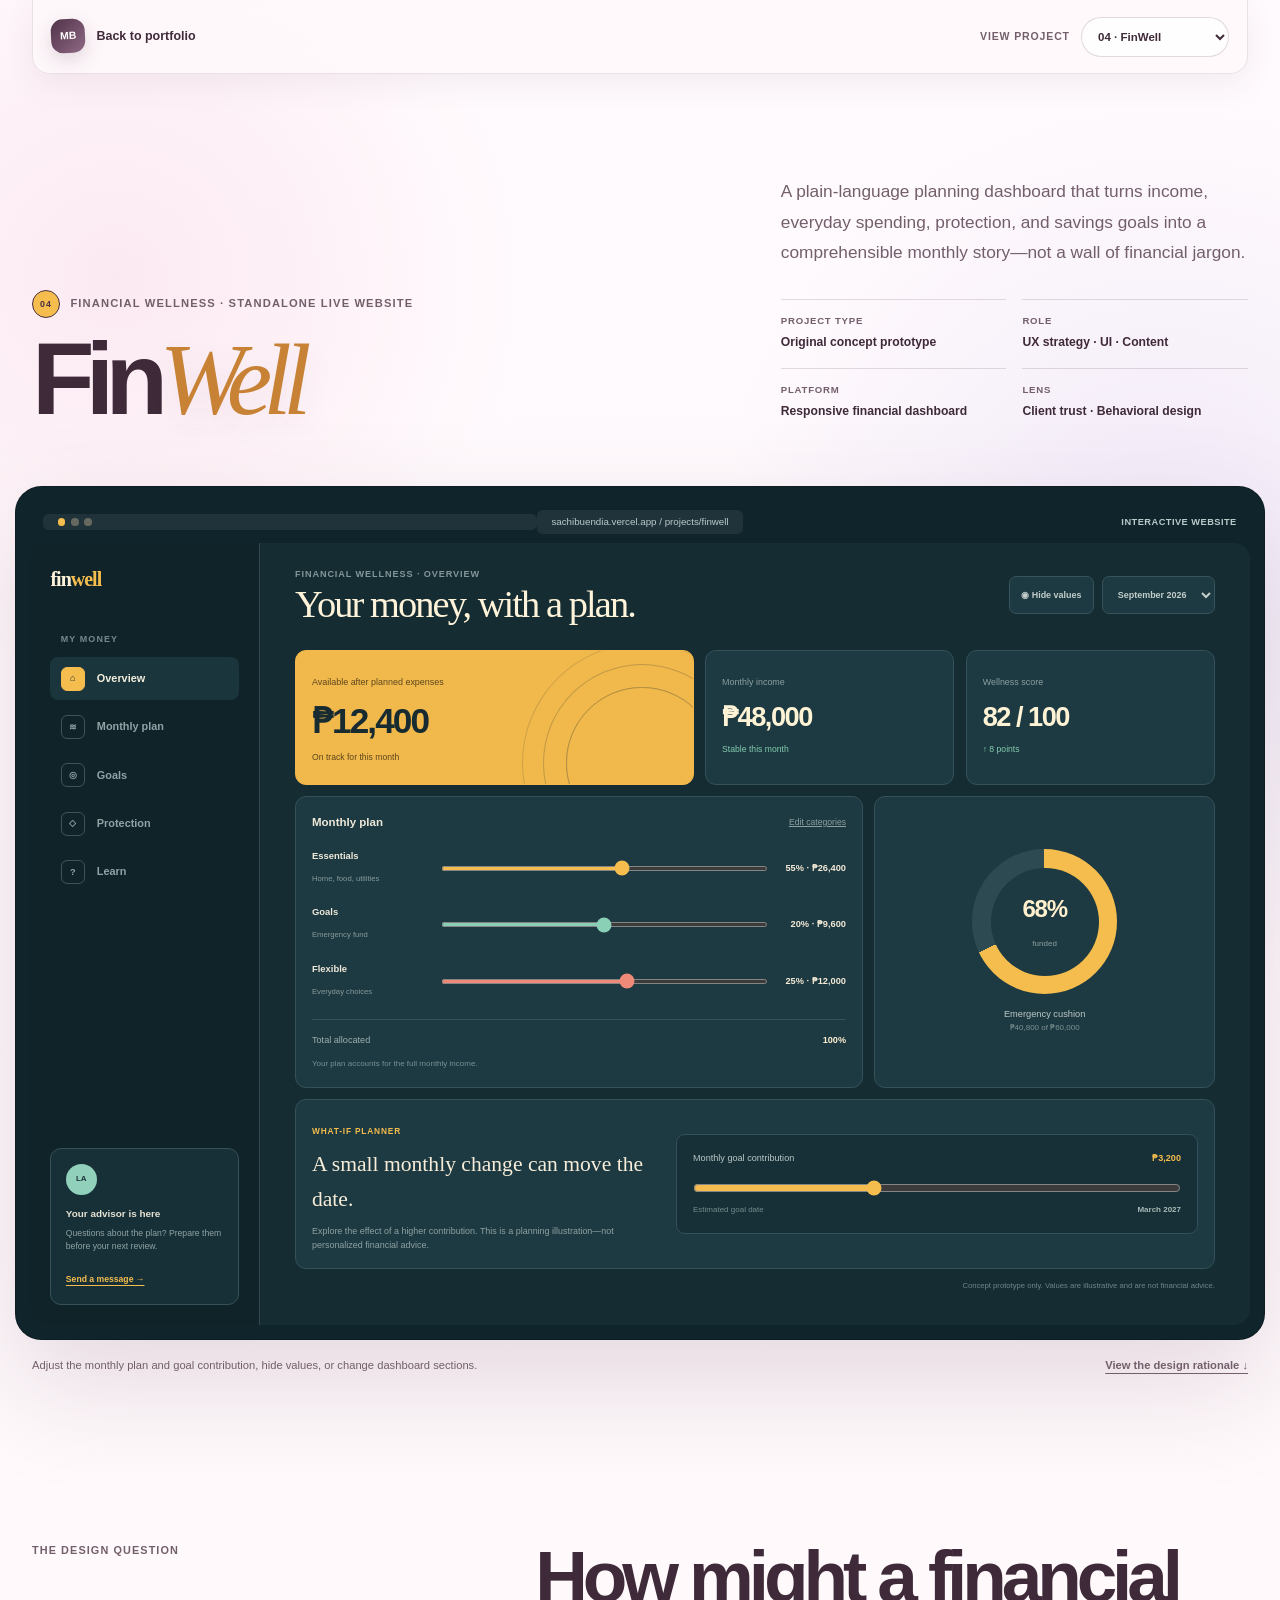
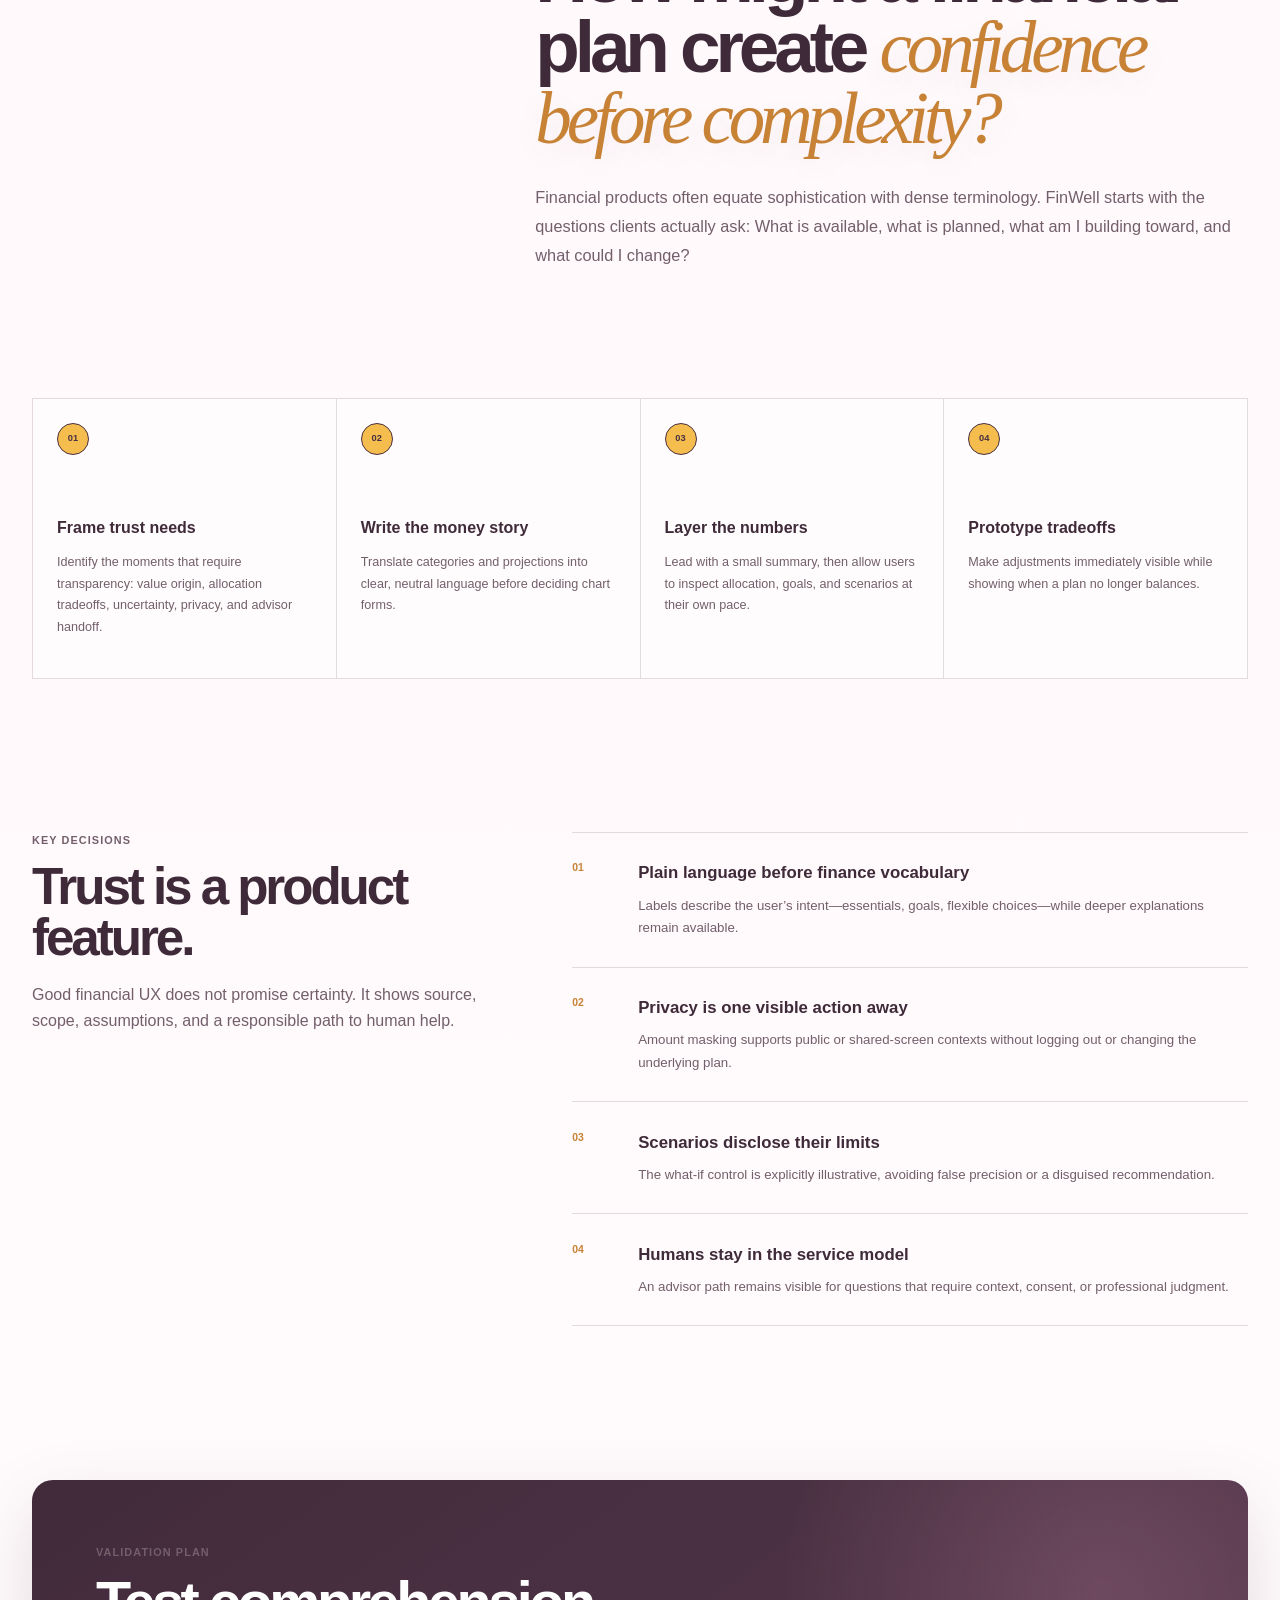
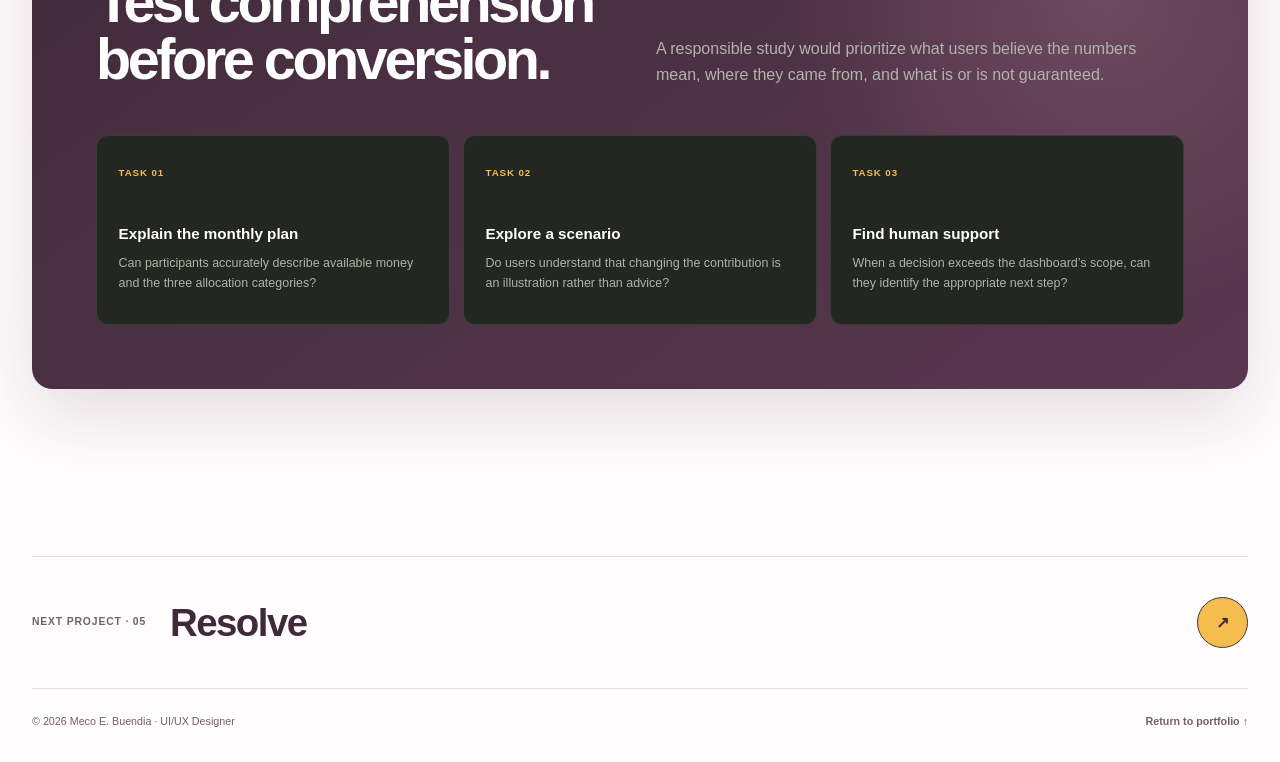
<file: projects/finwell/index.html>
<!doctype html>
<html lang="en">
<head>
  <meta charset="utf-8" />
  <meta name="viewport" content="width=device-width, initial-scale=1" />
  <meta name="description" content="FinWell is Meco Buendia's interactive financial wellness dashboard prototype." />
  <meta name="theme-color" content="#142a31" />
  <title>FinWell — Interactive Product Website by Meco Buendia</title>
  <link rel="stylesheet" href="../project.css" />
  <style>
    :root { --case-accent:#f4bd4e; --hero-em:#c78236; --stage-frame:#10242b; --browser-text:#b9cbc9; }
    .prototype-stage { color:#efe9d9; background:#162c33; }
    .fin-app { display:grid;grid-template-columns:230px 1fr;min-height:inherit;background:#162c33 }
    .fin-side { display:flex;flex-direction:column;padding:1.25rem;background:#102329;border-right:1px solid #30484f }
    .fin-logo { margin-bottom:2.3rem;color:#fff4da;font-family:var(--serif);font-size:1.25rem;font-weight:700;letter-spacing:-.05em }.fin-logo span{color:#f4bd4e}
    .fin-side small { margin:0 0 .7rem .65rem;color:#75898d;font-size:.56rem;font-weight:850;letter-spacing:.12em;text-transform:uppercase }
    .fin-nav { display:grid;gap:.32rem }.fin-nav button{display:flex;align-items:center;gap:.75rem;min-height:43px;padding:.6rem .65rem;color:#91a3a5;background:transparent;border:0;border-radius:.5rem;cursor:pointer;text-align:left;font-size:.68rem;font-weight:750}.fin-nav button i{display:grid;width:24px;height:24px;place-items:center;border:1px solid #3b555d;border-radius:.38rem;font-style:normal;font-size:.58rem}.fin-nav button:hover,.fin-nav button.active{color:#f4efdf;background:#1b353c}.fin-nav button.active i{color:#1b3035;background:#f4bd4e;border-color:#f4bd4e}
    .advisor-card { margin-top:auto;padding:.9rem;background:#173038;border:1px solid #36515a;border-radius:.68rem }.advisor-card>span{display:grid;width:31px;height:31px;place-items:center;color:#1e353b;background:#91d0bb;border-radius:50%;font-size:.5rem;font-weight:850}.advisor-card b{display:block;margin-top:.7rem;color:#e8e2d2;font-size:.62rem}.advisor-card p{margin:.3rem 0 .7rem;color:#8fa2a3;font-size:.54rem;line-height:1.5}.advisor-card button{padding:0;color:#f4bd4e;background:transparent;border:0;cursor:pointer;font-size:.54rem;font-weight:800;text-decoration:underline;text-underline-offset:3px}
    .fin-main { min-width:0;padding:1.5rem clamp(1.2rem,2.7vw,2.9rem) 2rem }
    .fin-top { display:flex;align-items:center;justify-content:space-between;gap:1rem }.fin-top p{margin:0 0 .2rem;color:#839699;font-size:.57rem;font-weight:850;letter-spacing:.1em;text-transform:uppercase}.fin-top h2{margin:0;color:#fff4da;font-family:var(--serif);font-size:clamp(1.6rem,3vw,3rem);font-weight:500;line-height:1;letter-spacing:-.05em}
    .fin-actions { display:flex;gap:.5rem }.privacy-button,.month-select{min-height:38px;padding:.5rem .7rem;color:#c3cecb;background:#1d3941;border:1px solid #38535b;border-radius:.45rem;font-size:.56rem;font-weight:800}.privacy-button{cursor:pointer}.month-select{appearance:auto}
    .money.blurred { filter:blur(7px);user-select:none }
    .summary-grid { display:grid;grid-template-columns:1.2fr .75fr .75fr;gap:.7rem;margin-top:1.7rem }.summary-card{min-height:132px;padding:1rem;background:#1d3941;border:1px solid #35515a;border-radius:.68rem}.summary-card small{color:#8da0a2;font-size:.56rem}.summary-card strong{display:block;margin:.65rem 0 .25rem;color:#fff3d6;font-size:1.7rem;line-height:1;letter-spacing:-.055em}.summary-card>span{color:#82cbae;font-size:.54rem}.summary-card.primary{position:relative;overflow:hidden;background:#f1b84b;border-color:#f1b84b}.summary-card.primary small,.summary-card.primary>span{color:#5d471e}.summary-card.primary strong{color:#172b31;font-size:2.2rem}.summary-card.primary::after{position:absolute;right:-25px;bottom:-55px;width:150px;height:150px;content:"";border:1px solid rgba(24,44,50,.28);border-radius:50%;box-shadow:0 0 0 22px #f1b84b,0 0 0 23px rgba(24,44,50,.22),0 0 0 43px #f1b84b,0 0 0 44px rgba(24,44,50,.16)}
    .fin-dashboard { display:grid;grid-template-columns:minmax(0,1.25fr) minmax(280px,.75fr);gap:.7rem;margin-top:.7rem }.fin-panel{background:#1d3941;border:1px solid #35515a;border-radius:.68rem}.panel-head{display:flex;align-items:center;justify-content:space-between;gap:1rem;margin-bottom:1rem}.panel-head h3{margin:0;font-size:.72rem}.panel-head span,.panel-head button{color:#8da0a2;font-size:.54rem}.panel-head button{padding:0;background:transparent;border:0;cursor:pointer;text-decoration:underline}
    .plan-panel { padding:1rem }.allocation { display:grid;gap:1rem }.allocation-row{display:grid;grid-template-columns:115px 1fr 68px;gap:.75rem;align-items:center}.allocation-label b{display:block;font-size:.59rem}.allocation-label small{color:#879a9c;font-size:.48rem}.allocation input{width:100%;height:5px;accent-color:#f4bd4e}.allocation-value{color:#f3ead7;font-size:.58rem;font-weight:850;text-align:right}.allocation-row:nth-child(2) input{accent-color:#89d0b7}.allocation-row:nth-child(3) input{accent-color:#ef8978}
    .plan-total { display:flex;justify-content:space-between;gap:1rem;margin-top:1.1rem;padding-top:.8rem;color:#9dafaf;border-top:1px solid #37515a;font-size:.57rem}.plan-total strong{color:#fff1d2}.plan-hint{margin:.65rem 0 0;color:#799093;font-size:.5rem}
    .goal-panel { display:grid;place-items:center;align-content:center;min-height:280px;padding:1rem;text-align:center }.goal-ring{position:relative;display:grid;width:145px;height:145px;place-items:center;background:conic-gradient(#f4bd4e 0 68%,#2d4a52 68%);border-radius:50%;transition:background .25s ease}.goal-ring::before{width:108px;height:108px;content:"";background:#1d3941;border-radius:50%}.goal-ring div{position:absolute}.goal-ring strong{display:block;color:#fff0ce;font-size:1.5rem;letter-spacing:-.05em}.goal-ring small{color:#8ca0a1;font-size:.5rem}.goal-panel>p{margin:.8rem 0 0;color:#bdc8c4;font-size:.58rem}.goal-panel>span{color:#7f9495;font-size:.5rem}
    .insight-panel { grid-column:1 / -1;display:grid;grid-template-columns:.8fr 1.2fr;gap:1rem;padding:1rem }.insight-copy small{color:#f4bd4e;font-size:.52rem;font-weight:850;letter-spacing:.1em}.insight-copy h3{margin:.35rem 0 .45rem;color:#f7edd8;font-family:var(--serif);font-size:1.35rem;font-weight:500}.insight-copy p{max-width:380px;margin:0;color:#8fa2a3;font-size:.56rem;line-height:1.6}.goal-slider-wrap{align-self:center;padding:1rem;background:#172f36;border:1px solid #34505a;border-radius:.55rem}.goal-slider-wrap label{display:flex;justify-content:space-between;gap:1rem;color:#b9c8c5;font-size:.57rem}.goal-slider-wrap strong{color:#f4bd4e}.goal-slider-wrap input{width:100%;margin:.9rem 0 .5rem;accent-color:#f4bd4e}.projection{display:flex;justify-content:space-between;color:#748b8e;font-size:.5rem}.projection b{color:#a9bbb8}
    .disclaimer { margin:.7rem 0 0;color:#708588;font-size:.48rem;text-align:right }
    .goal-dialog{width:min(430px,calc(100% - 2rem));padding:0;color:#163038;background:#fff9ea;border:1px solid #ba9a55;border-radius:.85rem;box-shadow:0 30px 100px rgba(5,18,23,.45)}.goal-dialog::backdrop{background:rgba(6,18,22,.68);backdrop-filter:blur(4px)}.goal-form{padding:1.4rem}.goal-form h3{margin:0;font-family:var(--serif);font-size:1.5rem}.goal-form p{color:#617276;font-size:.65rem}.goal-form label{display:grid;gap:.35rem;margin-top:.9rem;color:#50666b;font-size:.6rem;font-weight:750}.goal-form input{min-height:43px;padding:.55rem .65rem;color:#173038;background:#fff;border:1px solid #c5b98f;border-radius:.45rem}.dialog-actions{display:flex;gap:.5rem;margin-top:1.2rem}.dialog-actions button{flex:1;min-height:42px;border-radius:.45rem;cursor:pointer;font-size:.6rem;font-weight:850}.dialog-actions button:first-child{color:#31525a;background:transparent;border:1px solid #9caeb0}.dialog-actions button:last-child{color:#173038;background:#f4bd4e;border:1px solid #f4bd4e}
    @media(max-width:960px){.fin-app{grid-template-columns:74px 1fr}.fin-side{padding:1rem .6rem;align-items:center}.fin-logo span,.fin-side small,.fin-nav button span,.advisor-card{display:none}.fin-nav button{justify-content:center;padding:.55rem}.summary-grid{grid-template-columns:1fr 1fr}.summary-card.primary{grid-column:1 / -1}.fin-dashboard{grid-template-columns:1fr}.insight-panel{grid-column:auto}.goal-panel{min-height:220px}}
    @media(max-width:650px){.prototype-stage{min-height:800px}.fin-app{grid-template-columns:1fr}.fin-side{display:none}.fin-main{padding:1rem}.fin-top h2{font-size:1.6rem}.month-select{display:none}.summary-grid{gap:.45rem;margin-top:1rem}.summary-card{min-height:105px;padding:.75rem}.summary-card strong{font-size:1.3rem}.summary-card.primary strong{font-size:1.7rem}.fin-dashboard{gap:.45rem}.allocation-row{grid-template-columns:90px 1fr 57px}.goal-panel{display:none}.insight-panel{grid-template-columns:1fr}.insight-copy p{display:none}.disclaimer{text-align:left}}
  </style>
</head>
<body>
  <a class="skip-link" href="#prototype">Skip to prototype</a>
  <header class="portfolio-bar project-shell"><a class="portfolio-brand" href="../../"><span>MB</span> Back to portfolio</a><label class="project-switcher"><span>View project</span><select data-project-switcher aria-label="Switch project"><option value="../pyrewall/">01 · PyreWall</option><option value="../studysync/">02 · StudySync</option><option value="../carepath/">03 · CarePath</option><option value="" selected>04 · FinWell</option><option value="../resolve/">05 · Resolve</option></select></label></header>
  <main>
    <section class="prototype-hero project-shell"><div><p class="project-kicker"><span>04</span> Financial wellness · Standalone live website</p><h1>Fin<em>Well</em></h1></div><div><p class="lead">A plain-language planning dashboard that turns income, everyday spending, protection, and savings goals into a comprehensible monthly story—not a wall of financial jargon.</p><dl class="project-facts"><div><dt>Project type</dt><dd>Original concept prototype</dd></div><div><dt>Role</dt><dd>UX strategy · UI · Content</dd></div><div><dt>Platform</dt><dd>Responsive financial dashboard</dd></div><div><dt>Lens</dt><dd>Client trust · Behavioral design</dd></div></dl></div></section>
    <div class="prototype-stage-wrap" id="prototype"><div class="stage-browser"><span class="traffic" aria-hidden="true"><i></i><i></i><i></i></span><span>sachibuendia.vercel.app / projects/finwell</span><b>Interactive website</b></div><section class="prototype-stage" aria-label="Interactive FinWell financial wellness dashboard"><div class="fin-app">
      <aside class="fin-side"><div class="fin-logo">fin<span>well</span></div><small>My money</small><nav class="fin-nav" aria-label="FinWell sections"><button class="active" type="button" data-fin-view="Overview"><i>⌂</i><span>Overview</span></button><button type="button" data-fin-view="Monthly plan"><i>≋</i><span>Monthly plan</span></button><button type="button" data-fin-view="Goals"><i>◎</i><span>Goals</span></button><button type="button" data-fin-view="Protection"><i>◇</i><span>Protection</span></button><button type="button" data-fin-view="Learn"><i>?</i><span>Learn</span></button></nav><article class="advisor-card"><span>LA</span><b>Your advisor is here</b><p>Questions about the plan? Prepare them before your next review.</p><button type="button" data-toast="A secure message window would open here.">Send a message →</button></article></aside>
      <div class="fin-main"><header class="fin-top"><div><p>Financial wellness · <span id="finView">Overview</span></p><h2>Your money, with a plan.</h2></div><div class="fin-actions"><button class="privacy-button" type="button" id="privacyToggle" aria-pressed="false">◉ Hide values</button><select class="month-select" id="monthSelect" aria-label="Choose month"><option>September 2026</option><option>August 2026</option><option>July 2026</option></select></div></header>
        <section class="summary-grid" aria-label="Financial summary"><article class="summary-card primary"><small>Available after planned expenses</small><strong class="money" id="availableValue">₱12,400</strong><span>On track for this month</span></article><article class="summary-card"><small>Monthly income</small><strong class="money">₱48,000</strong><span>Stable this month</span></article><article class="summary-card"><small>Wellness score</small><strong>82 / 100</strong><span>↑ 8 points</span></article></section>
        <section class="fin-dashboard"><article class="fin-panel plan-panel"><div class="panel-head"><h3>Monthly plan</h3><button type="button" data-toast="Plan categories are editable using the sliders below.">Edit categories</button></div><div class="allocation"><div class="allocation-row"><div class="allocation-label"><b>Essentials</b><small>Home, food, utilities</small></div><input type="range" min="30" max="75" value="55" data-allocation="essential" aria-label="Essentials percentage"/><span class="allocation-value" id="essentialValue">55% · ₱26,400</span></div><div class="allocation-row"><div class="allocation-label"><b>Goals</b><small>Emergency fund</small></div><input type="range" min="5" max="35" value="20" data-allocation="goal" aria-label="Goals percentage"/><span class="allocation-value" id="goalValue">20% · ₱9,600</span></div><div class="allocation-row"><div class="allocation-label"><b>Flexible</b><small>Everyday choices</small></div><input type="range" min="5" max="40" value="25" data-allocation="flexible" aria-label="Flexible spending percentage"/><span class="allocation-value" id="flexibleValue">25% · ₱12,000</span></div></div><div class="plan-total"><span>Total allocated</span><strong id="planTotal">100%</strong></div><p class="plan-hint" id="planHint">Your plan accounts for the full monthly income.</p></article>
          <article class="fin-panel goal-panel"><div class="goal-ring" id="goalRing"><div><strong id="goalPercent">68%</strong><small>funded</small></div></div><p>Emergency cushion</p><span class="money">₱40,800 of ₱60,000</span></article>
          <article class="fin-panel insight-panel"><div class="insight-copy"><small>WHAT-IF PLANNER</small><h3>A small monthly change can move the date.</h3><p>Explore the effect of a higher contribution. This is a planning illustration—not personalized financial advice.</p></div><div class="goal-slider-wrap"><label for="contributionSlider"><span>Monthly goal contribution</span><strong class="money" id="contributionValue">₱3,200</strong></label><input id="contributionSlider" type="range" min="1000" max="7000" step="200" value="3200"/><div class="projection"><span>Estimated goal date</span><b id="goalDate">March 2027</b></div></div></article>
        </section><p class="disclaimer">Concept prototype only. Values are illustrative and are not financial advice.</p>
      </div>
    </div></section></div>
    <div class="prototype-note"><p>Adjust the monthly plan and goal contribution, hide values, or change dashboard sections.</p><a href="#case-study">View the design rationale ↓</a></div>

    <section class="case-study project-shell" id="case-study"><div class="case-intro"><p class="case-label">The design question</p><div><h2>How might a financial plan create <em>confidence before complexity?</em></h2><p class="case-summary">Financial products often equate sophistication with dense terminology. FinWell starts with the questions clients actually ask: What is available, what is planned, what am I building toward, and what could I change?</p></div></div>
      <div class="process-grid"><article><span>01</span><h3>Frame trust needs</h3><p>Identify the moments that require transparency: value origin, allocation tradeoffs, uncertainty, privacy, and advisor handoff.</p></article><article><span>02</span><h3>Write the money story</h3><p>Translate categories and projections into clear, neutral language before deciding chart forms.</p></article><article><span>03</span><h3>Layer the numbers</h3><p>Lead with a small summary, then allow users to inspect allocation, goals, and scenarios at their own pace.</p></article><article><span>04</span><h3>Prototype tradeoffs</h3><p>Make adjustments immediately visible while showing when a plan no longer balances.</p></article></div>
      <div class="decision-section"><div class="decision-heading"><p class="case-label">Key decisions</p><h2>Trust is a product feature.</h2><p>Good financial UX does not promise certainty. It shows source, scope, assumptions, and a responsible path to human help.</p></div><div class="decision-list"><article><span>01</span><div><h3>Plain language before finance vocabulary</h3><p>Labels describe the user’s intent—essentials, goals, flexible choices—while deeper explanations remain available.</p></div></article><article><span>02</span><div><h3>Privacy is one visible action away</h3><p>Amount masking supports public or shared-screen contexts without logging out or changing the underlying plan.</p></div></article><article><span>03</span><div><h3>Scenarios disclose their limits</h3><p>The what-if control is explicitly illustrative, avoiding false precision or a disguised recommendation.</p></div></article><article><span>04</span><div><h3>Humans stay in the service model</h3><p>An advisor path remains visible for questions that require context, consent, or professional judgment.</p></div></article></div></div>
      <section class="validation"><div class="validation-head"><div><p class="case-label">Validation plan</p><h2>Test comprehension before conversion.</h2></div><p>A responsible study would prioritize what users believe the numbers mean, where they came from, and what is or is not guaranteed.</p></div><div class="validation-grid"><article><small>Task 01</small><h3>Explain the monthly plan</h3><p>Can participants accurately describe available money and the three allocation categories?</p></article><article><small>Task 02</small><h3>Explore a scenario</h3><p>Do users understand that changing the contribution is an illustration rather than advice?</p></article><article><small>Task 03</small><h3>Find human support</h3><p>When a decision exceeds the dashboard’s scope, can they identify the appropriate next step?</p></article></div></section>
    </section>
    <div class="project-shell"><a class="next-project" href="../resolve/"><span>Next project · 05</span><strong>Resolve</strong><b>↗</b></a><footer class="case-footer"><p>© <span data-year>2026</span> Meco E. Buendia · UI/UX Designer</p><a href="../../">Return to portfolio ↑</a></footer></div>
  </main>
  <div class="app-toast" role="status" aria-live="polite"></div>
  <script src="../project.js"></script>
  <script>
    document.querySelectorAll('[data-fin-view]').forEach((button)=>button.addEventListener('click',()=>{document.querySelectorAll('[data-fin-view]').forEach((item)=>item.classList.remove('active'));button.classList.add('active');document.querySelector('#finView').textContent=button.dataset.finView;ProjectUI.toast(`${button.dataset.finView} selected. Overview remains visible in this prototype.`);}));
    document.querySelector('#privacyToggle').addEventListener('click',(event)=>{const hidden=event.currentTarget.getAttribute('aria-pressed')!=='true';event.currentTarget.setAttribute('aria-pressed',String(hidden));event.currentTarget.textContent=hidden?'◉ Show values':'◉ Hide values';document.querySelectorAll('.money').forEach((node)=>node.classList.toggle('blurred',hidden));});
    const allocationInputs=[...document.querySelectorAll('[data-allocation]')];const formatPeso=(value)=>`₱${Math.round(value).toLocaleString('en-PH')}`;
    const updatePlan=()=>{const values=Object.fromEntries(allocationInputs.map((input)=>[input.dataset.allocation,Number(input.value)]));document.querySelector('#essentialValue').textContent=`${values.essential}% · ${formatPeso(48000*values.essential/100)}`;document.querySelector('#goalValue').textContent=`${values.goal}% · ${formatPeso(48000*values.goal/100)}`;document.querySelector('#flexibleValue').textContent=`${values.flexible}% · ${formatPeso(48000*values.flexible/100)}`;const total=values.essential+values.goal+values.flexible;document.querySelector('#planTotal').textContent=`${total}%`;document.querySelector('#planHint').textContent=total===100?'Your plan accounts for the full monthly income.':total>100?`Reduce categories by ${total-100}% to balance the plan.`:`${100-total}% remains unassigned.`;document.querySelector('#planTotal').style.color=total===100?'#fff1d2':'#ff9482';};allocationInputs.forEach((input)=>input.addEventListener('input',updatePlan));
    document.querySelector('#contributionSlider').addEventListener('input',(event)=>{const value=Number(event.target.value);document.querySelector('#contributionValue').textContent=formatPeso(value);const months=Math.max(3,Math.ceil(19200/value));const date=new Date(2026,8+months,1);document.querySelector('#goalDate').textContent=date.toLocaleDateString('en-PH',{month:'long',year:'numeric'});const percent=Math.min(95,68+Math.round((value-3200)/400));document.querySelector('#goalPercent').textContent=`${percent}%`;document.querySelector('#goalRing').style.background=`conic-gradient(#f4bd4e 0 ${percent}%,#2d4a52 ${percent}%)`;});
    document.querySelector('#monthSelect').addEventListener('change',(event)=>ProjectUI.toast(`${event.target.value} comparison loaded for this prototype.`));
  </script>
</body>
</html>
</file>
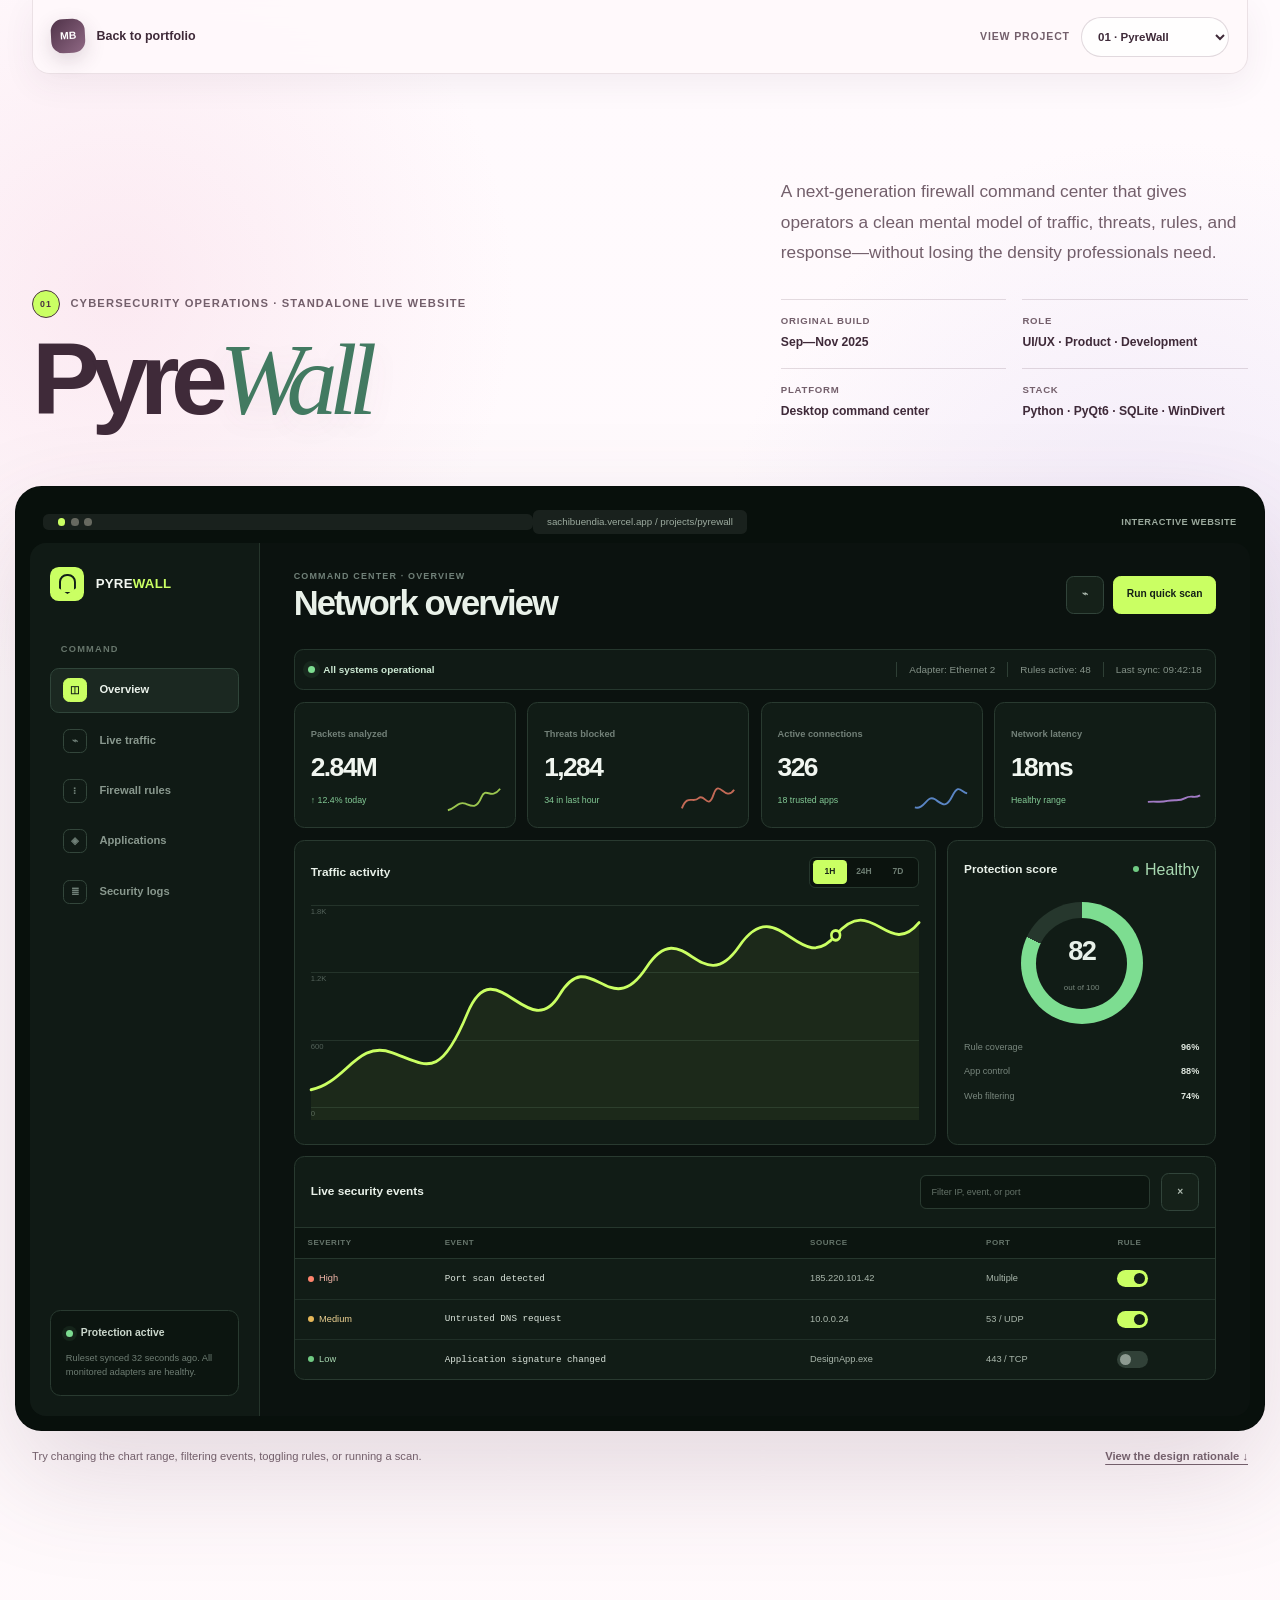
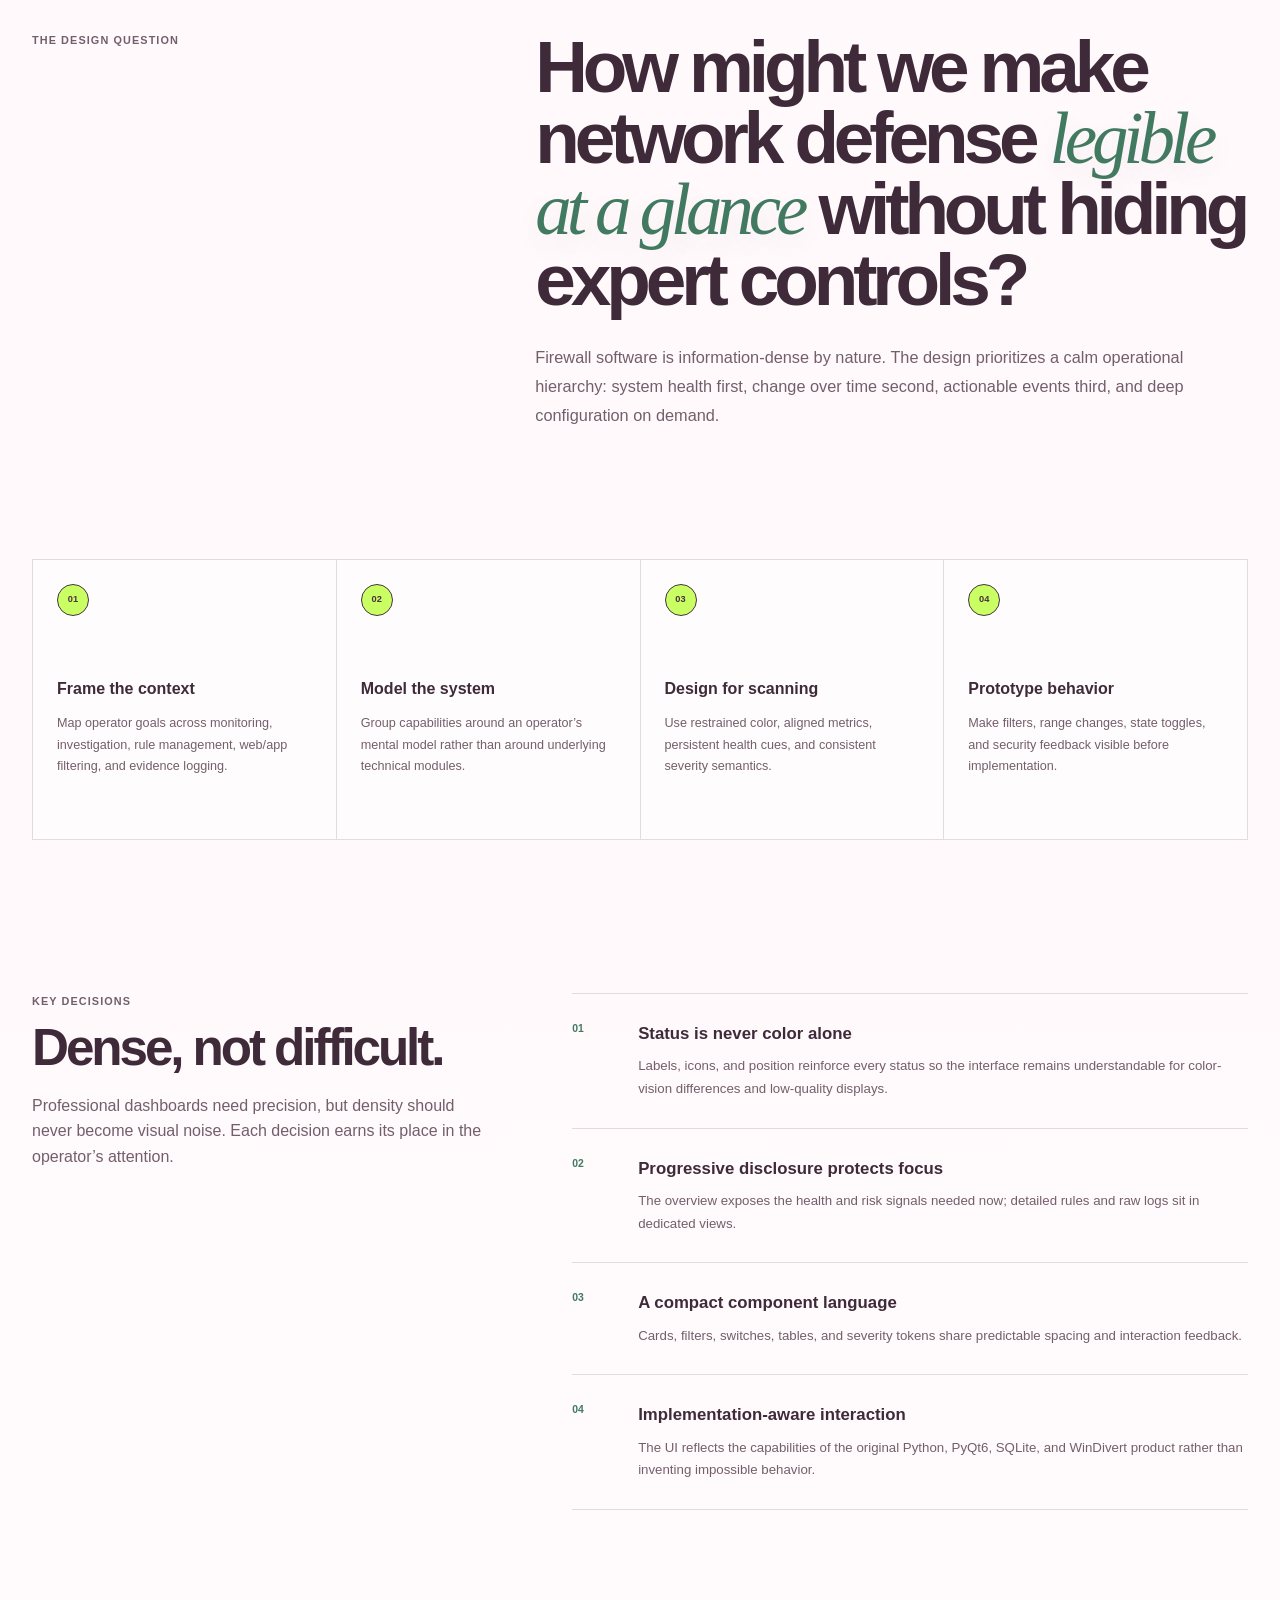
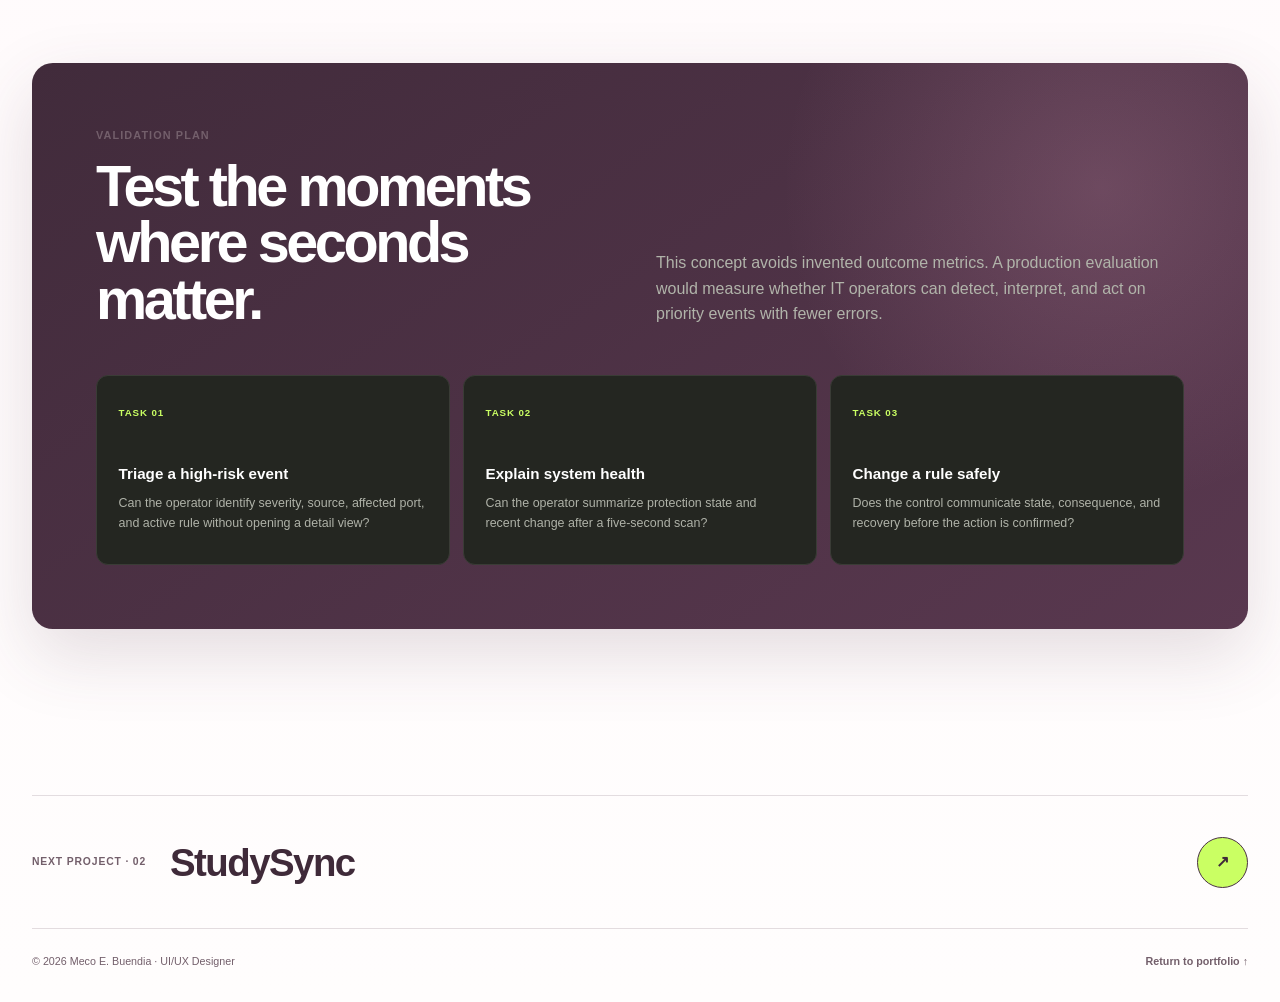
<file: projects/pyrewall/index.html>
<!doctype html>
<html lang="en">
<head>
  <meta charset="utf-8" />
  <meta name="viewport" content="width=device-width, initial-scale=1" />
  <meta name="description" content="PyreWall is Meco Buendia's interactive cybersecurity command-center prototype." />
  <meta name="theme-color" content="#0b120f" />
  <title>PyreWall — Interactive Product Website by Meco Buendia</title>
  <link rel="stylesheet" href="../project.css" />
  <style>
    :root { --case-accent:#caff63; --hero-em:#427a61; --stage-frame:#08100c; --browser-text:#9cab9f; }
    .prototype-stage { color:#e9f1e9; background:#0b120f; }
    .pyre-app { display:grid; grid-template-columns:230px 1fr; min-height:inherit; background:#0b120f; }
    .pyre-side { display:flex; flex-direction:column; min-width:0; padding:1.25rem; background:#101a15; border-right:1px solid #25352b; }
    .pyre-logo { display:flex; align-items:center; gap:.7rem; min-height:42px; margin-bottom:2.3rem; color:#f3f8f2; font-weight:900; font-size:.83rem; letter-spacing:.02em; }
    .pyre-logo i { position:relative; display:grid; width:34px; height:34px; place-items:center; background:#caff63; border-radius:.55rem; }
    .pyre-logo i::before { width:13px; height:16px; content:""; border:2px solid #122018; border-radius:8px 8px 5px 5px; clip-path:polygon(0 0,100% 0,100% 72%,50% 100%,0 72%); }
    .pyre-logo span { color:#caff63; }
    .pyre-side small { margin:0 0 .7rem .65rem; color:#67766c; font-size:.58rem; font-weight:850; letter-spacing:.13em; text-transform:uppercase; }
    .pyre-nav { display:grid; gap:.32rem; }
    .pyre-nav button { display:flex; align-items:center; gap:.8rem; width:100%; min-height:44px; padding:.6rem .7rem; color:#89988e; background:transparent; border:1px solid transparent; border-radius:.55rem; cursor:pointer; text-align:left; font-size:.7rem; font-weight:750; }
    .pyre-nav button b { display:grid; width:24px; height:24px; place-items:center; color:#708078; border:1px solid #33463b; border-radius:.4rem; font-size:.62rem; }
    .pyre-nav button:hover { color:#ecf3ec; background:#17231d; }
    .pyre-nav button.active { color:#ecf3ec; background:#1b2821; border-color:#30453a; }
    .pyre-nav button.active b { color:#142017; background:#caff63; border-color:#caff63; }
    .system-card { margin-top:auto; padding:.9rem; background:#0c1510; border:1px solid #293a30; border-radius:.65rem; }
    .system-card div { display:flex; align-items:center; gap:.5rem; color:#cbd7cc; font-size:.65rem; font-weight:800; }
    .system-card div i { width:7px; height:7px; background:#7cdb91; border-radius:50%; box-shadow:0 0 0 4px rgba(124,219,145,.08); }
    .system-card p { margin:.65rem 0 0; color:#6e7d73; font-size:.58rem; line-height:1.5; }
    .pyre-main { min-width:0; padding:1.6rem clamp(1.2rem,2.6vw,2.8rem) 2.2rem; }
    .pyre-top { display:flex; align-items:center; justify-content:space-between; gap:1rem; }
    .pyre-top p { margin:0 0 .2rem; color:#708078; font-size:.56rem; font-weight:800; letter-spacing:.13em; text-transform:uppercase; }
    .pyre-top h2 { margin:0; font-size:clamp(1.5rem,2.7vw,2.65rem); line-height:1; letter-spacing:-.055em; }
    .top-actions { display:flex; align-items:center; gap:.55rem; }
    .icon-action,.primary-action { min-height:38px; color:#aebbb0; background:#152119; border:1px solid #31443a; border-radius:.48rem; cursor:pointer; font-size:.64rem; font-weight:800; }
    .icon-action { width:38px; }
    .primary-action { padding:.55rem .8rem; color:#142017; background:#caff63; border-color:#caff63; }
    .primary-action:hover { background:#e3ffab; }
    .pyre-status { display:flex; flex-wrap:wrap; align-items:center; gap:.75rem; margin:1.8rem 0 .8rem; padding:.7rem .85rem; color:#849288; background:#101a15; border:1px solid #25372d; border-radius:.58rem; font-size:.62rem; }
    .pyre-status strong { display:flex; align-items:center; gap:.5rem; margin-right:auto; color:#cce9d3; }
    .pyre-status strong::before { width:7px; height:7px; content:""; background:#7ddd91; border-radius:50%; box-shadow:0 0 0 5px rgba(125,221,145,.07); }
    .pyre-status span { padding-left:.75rem; border-left:1px solid #2e3f35; }
    .metrics { display:grid; grid-template-columns:repeat(4,1fr); gap:.7rem; }
    .metric { position:relative; min-height:126px; overflow:hidden; padding:1rem; background:#111c16; border:1px solid #293a30; border-radius:.65rem; }
    .metric small { color:#728078; font-size:.58rem; font-weight:700; }
    .metric strong { display:block; margin:.55rem 0 .3rem; color:#f1f6f0; font-size:1.65rem; line-height:1; letter-spacing:-.06em; }
    .metric > span { color:#83c995; font-size:.55rem; }
    .metric svg { position:absolute; right:.8rem; bottom:.7rem; width:56px; height:32px; fill:none; stroke:#caff63; stroke-width:2; opacity:.75; }
    .metric:nth-child(2) svg { stroke:#ff846c; }.metric:nth-child(3) svg{stroke:#73a9ff}.metric:nth-child(4) svg{stroke:#d19aff}
    .dashboard-grid { display:grid; grid-template-columns:minmax(0,1.55fr) minmax(260px,.65fr); gap:.7rem; margin-top:.7rem; }
    .panel { background:#111c16; border:1px solid #293a30; border-radius:.65rem; }
    .traffic-panel { min-height:305px; padding:1rem; }
    .panel-head { display:flex; align-items:center; justify-content:space-between; gap:1rem; }
    .panel-head h3 { margin:0; font-size:.74rem; }
    .range { display:flex; padding:.18rem; background:#0b130e; border:1px solid #26372d; border-radius:.38rem; }
    .range button { min-width:34px; padding:.3rem .38rem; color:#6e7e73; background:transparent; border:0; border-radius:.27rem; cursor:pointer; font-size:.53rem; font-weight:800; }
    .range button.active { color:#172218; background:#caff63; }
    .chart-wrap { position:relative; height:215px; margin-top:1.1rem; }
    .chart-labels { position:absolute; inset:0; display:grid; align-content:space-between; color:#536159; font-size:.48rem; }
    .chart-labels span { border-top:1px solid #24332a; }
    .traffic-chart { position:relative; z-index:1; width:100%; height:100%; overflow:visible; }
    .area { fill:rgba(202,255,99,.06); }.line{fill:none;stroke:#caff63;stroke-width:3;stroke-linecap:round}.point{fill:#0f1913;stroke:#caff63;stroke-width:3}
    .threat-panel { min-height:305px; padding:1rem; }
    .risk-score { position:relative;display:grid; width:122px; height:122px; margin:1.25rem auto 1rem; place-items:center; background:conic-gradient(#7ddd91 0 82%,#26372d 82%); border-radius:50%; }
    .risk-score::before { width:91px; height:91px; content:""; background:#111c16; border-radius:50%; }
    .risk-score div { position:absolute; text-align:center; }.risk-score strong{display:block;font-size:1.7rem;letter-spacing:-.06em}.risk-score small{color:#77867c;font-size:.5rem}
    .risk-breakdown { display:grid; gap:.6rem; }
    .risk-breakdown p { display:flex; justify-content:space-between; margin:0; color:#78867d; font-size:.57rem; }
    .risk-breakdown b { color:#dfe7df; }
    .events-panel { grid-column:1 / -1; overflow:hidden; }
    .events-tools { display:flex; align-items:center; gap:.7rem; padding:1rem; }
    .events-tools h3 { margin:0 auto 0 0; font-size:.74rem; }
    .event-search { width:min(230px,40%); min-height:34px; padding:.45rem .65rem; color:#dfe7df; background:#0c1510; border:1px solid #2a3b31; border-radius:.38rem; font-size:.57rem; }
    .event-search::placeholder { color:#647268; }
    .events-table { width:100%; border-collapse:collapse; font-size:.58rem; }
    .events-table th { padding:.55rem .8rem; color:#66756b; background:#0c1510; border-block:1px solid #26372d; text-align:left; font-size:.5rem; letter-spacing:.07em; text-transform:uppercase; }
    .events-table td { padding:.7rem .8rem; color:#aab7ac; border-bottom:1px solid #202f27; }
    .events-table tr:last-child td { border:0; }
    .events-table code { color:#dce6dd; font-family:ui-monospace,SFMono-Regular,Consolas,monospace; }
    .severity { display:inline-flex; align-items:center; gap:.35rem; color:#f2b6a9; }.severity::before{width:6px;height:6px;content:"";background:#ff846c;border-radius:50%}.severity.medium{color:#f0d494}.severity.medium::before{background:#e6b758}.severity.low{color:#a8d8b1}.severity.low::before{background:#70cb83}
    .rule-switch { position:relative; width:31px; height:17px; padding:0; background:#314138; border:0; border-radius:15px; cursor:pointer; vertical-align:middle; }
    .rule-switch::after { position:absolute; top:3px; left:3px; width:11px; height:11px; content:""; background:#8d9a91; border-radius:50%; transition:.2s; }
    .rule-switch.on { background:#caff63; }.rule-switch.on::after{left:17px;background:#142017}
    @media(max-width:950px){.pyre-app{grid-template-columns:74px 1fr}.pyre-side{padding:1rem .65rem;align-items:center}.pyre-logo span,.pyre-logo>span,.pyre-side small,.pyre-nav button span,.system-card{display:none}.pyre-logo{margin-bottom:1.4rem}.pyre-nav button{justify-content:center;padding:.5rem}.metrics{grid-template-columns:repeat(2,1fr)}.dashboard-grid{grid-template-columns:1fr}.events-panel{grid-column:auto}.threat-panel{display:none}}
    @media(max-width:600px){.prototype-stage{min-height:760px}.pyre-app{grid-template-columns:1fr}.pyre-side{display:none}.pyre-main{padding:1rem}.pyre-top h2{font-size:1.3rem}.top-actions .icon-action{display:none}.pyre-status span{display:none}.metrics{gap:.45rem}.metric{min-height:105px;padding:.75rem}.metric strong{font-size:1.3rem}.dashboard-grid{gap:.45rem}.traffic-panel{min-height:255px}.chart-wrap{height:170px}.events-tools{flex-wrap:wrap}.event-search{order:2;width:100%}.events-table th:nth-child(3),.events-table td:nth-child(3),.events-table th:nth-child(4),.events-table td:nth-child(4){display:none}}
  </style>
</head>
<body>
  <a class="skip-link" href="#prototype">Skip to prototype</a>
  <header class="portfolio-bar project-shell">
    <a class="portfolio-brand" href="../../"><span>MB</span> Back to portfolio</a>
    <label class="project-switcher"><span>View project</span><select data-project-switcher aria-label="Switch project"><option value="" selected>01 · PyreWall</option><option value="../studysync/">02 · StudySync</option><option value="../carepath/">03 · CarePath</option><option value="../finwell/">04 · FinWell</option><option value="../resolve/">05 · Resolve</option></select></label>
  </header>

  <main>
    <section class="prototype-hero project-shell">
      <div><p class="project-kicker"><span>01</span> Cybersecurity operations · Standalone live website</p><h1>Pyre<em>Wall</em></h1></div>
      <div><p class="lead">A next-generation firewall command center that gives operators a clean mental model of traffic, threats, rules, and response—without losing the density professionals need.</p><dl class="project-facts"><div><dt>Original build</dt><dd>Sep—Nov 2025</dd></div><div><dt>Role</dt><dd>UI/UX · Product · Development</dd></div><div><dt>Platform</dt><dd>Desktop command center</dd></div><div><dt>Stack</dt><dd>Python · PyQt6 · SQLite · WinDivert</dd></div></dl></div>
    </section>

    <div class="prototype-stage-wrap" id="prototype">
      <div class="stage-browser"><span class="traffic" aria-hidden="true"><i></i><i></i><i></i></span><span>sachibuendia.vercel.app / projects/pyrewall</span><b>Interactive website</b></div>
      <section class="prototype-stage" aria-label="Interactive PyreWall firewall dashboard">
        <div class="pyre-app">
          <aside class="pyre-side">
            <div class="pyre-logo"><i aria-hidden="true"></i><b>PYRE<span>WALL</span></b></div>
            <small>Command</small>
            <nav class="pyre-nav" aria-label="Product sections">
              <button class="active" type="button" data-pyre-view="Overview"><b>◫</b><span>Overview</span></button>
              <button type="button" data-pyre-view="Live traffic"><b>⌁</b><span>Live traffic</span></button>
              <button type="button" data-pyre-view="Firewall rules"><b>⫶</b><span>Firewall rules</span></button>
              <button type="button" data-pyre-view="Applications"><b>◈</b><span>Applications</span></button>
              <button type="button" data-pyre-view="Security logs"><b>≣</b><span>Security logs</span></button>
            </nav>
            <div class="system-card"><div><i></i> Protection active</div><p>Ruleset synced 32 seconds ago. All monitored adapters are healthy.</p></div>
          </aside>
          <div class="pyre-main">
            <header class="pyre-top"><div><p>Command center · <span id="viewLabel">Overview</span></p><h2 id="viewTitle">Network overview</h2></div><div class="top-actions"><button class="icon-action" type="button" data-toast="No new critical alerts.">⌁<span class="sr-only">Check alerts</span></button><button class="primary-action" type="button" id="scanButton">Run quick scan</button></div></header>
            <div class="pyre-status"><strong>All systems operational</strong><span>Adapter: Ethernet 2</span><span>Rules active: 48</span><span>Last sync: 09:42:18</span></div>
            <section class="metrics" aria-label="Network metrics">
              <article class="metric"><small>Packets analyzed</small><strong id="packetMetric">2.84M</strong><span>↑ 12.4% today</span><svg viewBox="0 0 60 32" aria-hidden="true"><path d="M2 27 C10 25 13 17 21 20 S33 25 38 13 S48 17 58 4"/></svg></article>
              <article class="metric"><small>Threats blocked</small><strong id="threatMetric">1,284</strong><span>34 in last hour</span><svg viewBox="0 0 60 32" aria-hidden="true"><path d="M2 25 C8 9 14 20 20 14 S30 28 36 10 S48 19 58 5"/></svg></article>
              <article class="metric"><small>Active connections</small><strong id="connectionMetric">326</strong><span>18 trusted apps</span><svg viewBox="0 0 60 32" aria-hidden="true"><path d="M2 24 C12 27 15 10 23 15 S35 26 42 12 S51 7 58 9"/></svg></article>
              <article class="metric"><small>Network latency</small><strong id="latencyMetric">18ms</strong><span>Healthy range</span><svg viewBox="0 0 60 32" aria-hidden="true"><path d="M2 18 C12 17 14 19 23 17 S35 18 42 14 S51 15 58 11"/></svg></article>
            </section>
            <section class="dashboard-grid">
              <article class="panel traffic-panel"><div class="panel-head"><h3>Traffic activity</h3><div class="range" aria-label="Chart range"><button class="active" type="button" data-range="1H">1H</button><button type="button" data-range="24H">24H</button><button type="button" data-range="7D">7D</button></div></div><div class="chart-wrap"><div class="chart-labels" aria-hidden="true"><span>1.8K</span><span>1.2K</span><span>600</span><span>0</span></div><svg class="traffic-chart" viewBox="0 0 700 220" preserveAspectRatio="none" role="img" aria-labelledby="trafficChartTitle"><title id="trafficChartTitle">Network traffic over the selected period</title><path class="area" id="trafficArea" d="M0 189 C40 182 53 138 93 151 S148 180 180 111 S250 145 286 92 S343 122 386 64 S448 100 493 42 S562 76 604 31 S664 57 700 18 L700 220 L0 220Z"/><path class="line" id="trafficLine" d="M0 189 C40 182 53 138 93 151 S148 180 180 111 S250 145 286 92 S343 122 386 64 S448 100 493 42 S562 76 604 31 S664 57 700 18"/><circle class="point" cx="604" cy="31" r="5"/></svg></div></article>
              <article class="panel threat-panel"><div class="panel-head"><h3>Protection score</h3><span class="severity low">Healthy</span></div><div class="risk-score"><div><strong>82</strong><small>out of 100</small></div></div><div class="risk-breakdown"><p><span>Rule coverage</span><b>96%</b></p><p><span>App control</span><b>88%</b></p><p><span>Web filtering</span><b>74%</b></p></div></article>
              <article class="panel events-panel"><div class="events-tools"><h3>Live security events</h3><input class="event-search" id="eventSearch" type="search" placeholder="Filter IP, event, or port" aria-label="Filter security events" /><button class="icon-action" type="button" id="clearFilter" aria-label="Clear event filter">×</button></div><table class="events-table"><thead><tr><th>Severity</th><th>Event</th><th>Source</th><th>Port</th><th>Rule</th></tr></thead><tbody id="eventRows"><tr><td><span class="severity">High</span></td><td><code>Port scan detected</code></td><td>185.220.101.42</td><td>Multiple</td><td><button class="rule-switch on" type="button" aria-label="Disable port scan rule" aria-pressed="true"></button></td></tr><tr><td><span class="severity medium">Medium</span></td><td><code>Untrusted DNS request</code></td><td>10.0.0.24</td><td>53 / UDP</td><td><button class="rule-switch on" type="button" aria-label="Disable DNS rule" aria-pressed="true"></button></td></tr><tr><td><span class="severity low">Low</span></td><td><code>Application signature changed</code></td><td>DesignApp.exe</td><td>443 / TCP</td><td><button class="rule-switch" type="button" aria-label="Enable application rule" aria-pressed="false"></button></td></tr></tbody></table></article>
            </section>
          </div>
        </div>
      </section>
    </div>
    <div class="prototype-note"><p>Try changing the chart range, filtering events, toggling rules, or running a scan.</p><a href="#case-study">View the design rationale ↓</a></div>

    <section class="case-study project-shell" id="case-study">
      <div class="case-intro"><p class="case-label">The design question</p><div><h2>How might we make network defense <em>legible at a glance</em> without hiding expert controls?</h2><p class="case-summary">Firewall software is information-dense by nature. The design prioritizes a calm operational hierarchy: system health first, change over time second, actionable events third, and deep configuration on demand.</p></div></div>
      <div class="process-grid">
        <article><span>01</span><h3>Frame the context</h3><p>Map operator goals across monitoring, investigation, rule management, web/app filtering, and evidence logging.</p></article>
        <article><span>02</span><h3>Model the system</h3><p>Group capabilities around an operator’s mental model rather than around underlying technical modules.</p></article>
        <article><span>03</span><h3>Design for scanning</h3><p>Use restrained color, aligned metrics, persistent health cues, and consistent severity semantics.</p></article>
        <article><span>04</span><h3>Prototype behavior</h3><p>Make filters, range changes, state toggles, and security feedback visible before implementation.</p></article>
      </div>
      <div class="decision-section"><div class="decision-heading"><p class="case-label">Key decisions</p><h2>Dense, not difficult.</h2><p>Professional dashboards need precision, but density should never become visual noise. Each decision earns its place in the operator’s attention.</p></div><div class="decision-list"><article><span>01</span><div><h3>Status is never color alone</h3><p>Labels, icons, and position reinforce every status so the interface remains understandable for color-vision differences and low-quality displays.</p></div></article><article><span>02</span><div><h3>Progressive disclosure protects focus</h3><p>The overview exposes the health and risk signals needed now; detailed rules and raw logs sit in dedicated views.</p></div></article><article><span>03</span><div><h3>A compact component language</h3><p>Cards, filters, switches, tables, and severity tokens share predictable spacing and interaction feedback.</p></div></article><article><span>04</span><div><h3>Implementation-aware interaction</h3><p>The UI reflects the capabilities of the original Python, PyQt6, SQLite, and WinDivert product rather than inventing impossible behavior.</p></div></article></div></div>
      <section class="validation"><div class="validation-head"><div><p class="case-label">Validation plan</p><h2>Test the moments where seconds matter.</h2></div><p>This concept avoids invented outcome metrics. A production evaluation would measure whether IT operators can detect, interpret, and act on priority events with fewer errors.</p></div><div class="validation-grid"><article><small>Task 01</small><h3>Triage a high-risk event</h3><p>Can the operator identify severity, source, affected port, and active rule without opening a detail view?</p></article><article><small>Task 02</small><h3>Explain system health</h3><p>Can the operator summarize protection state and recent change after a five-second scan?</p></article><article><small>Task 03</small><h3>Change a rule safely</h3><p>Does the control communicate state, consequence, and recovery before the action is confirmed?</p></article></div></section>
    </section>
    <div class="project-shell"><a class="next-project" href="../studysync/"><span>Next project · 02</span><strong>StudySync</strong><b>↗</b></a><footer class="case-footer"><p>© <span data-year>2026</span> Meco E. Buendia · UI/UX Designer</p><a href="../../">Return to portfolio ↑</a></footer></div>
  </main>
  <div class="app-toast" role="status" aria-live="polite"></div>
  <script src="../project.js"></script>
  <script>
    const chartPaths = {
      '1H': 'M0 189 C40 182 53 138 93 151 S148 180 180 111 S250 145 286 92 S343 122 386 64 S448 100 493 42 S562 76 604 31 S664 57 700 18',
      '24H': 'M0 151 C48 124 78 171 118 116 S189 143 226 72 S294 119 332 83 S410 143 451 89 S528 51 567 77 S646 31 700 54',
      '7D': 'M0 176 C61 144 93 159 133 126 S210 131 252 104 S323 124 368 75 S448 96 492 66 S579 81 621 40 S672 39 700 24'
    };
    document.querySelectorAll('[data-range]').forEach((button) => button.addEventListener('click', () => {
      document.querySelectorAll('[data-range]').forEach((item) => item.classList.remove('active'));
      button.classList.add('active');
      const path = chartPaths[button.dataset.range];
      document.querySelector('#trafficLine').setAttribute('d', path);
      document.querySelector('#trafficArea').setAttribute('d', `${path} L700 220 L0 220Z`);
      ProjectUI.toast(`Traffic view updated to ${button.dataset.range}.`);
    }));
    document.querySelectorAll('.rule-switch').forEach((button) => button.addEventListener('click', () => {
      const isOn = button.classList.toggle('on');
      button.setAttribute('aria-pressed', String(isOn));
      button.setAttribute('aria-label', `${isOn ? 'Disable' : 'Enable'} this security rule`);
      ProjectUI.toast(`Rule ${isOn ? 'enabled' : 'paused'} in this prototype.`);
    }));
    const filterEvents = () => {
      const query = document.querySelector('#eventSearch').value.toLowerCase();
      document.querySelectorAll('#eventRows tr').forEach((row) => { row.hidden = !row.textContent.toLowerCase().includes(query); });
    };
    document.querySelector('#eventSearch').addEventListener('input', filterEvents);
    document.querySelector('#clearFilter').addEventListener('click', () => { document.querySelector('#eventSearch').value=''; filterEvents(); document.querySelector('#eventSearch').focus(); });
    document.querySelector('#scanButton').addEventListener('click', (event) => {
      event.currentTarget.disabled = true; event.currentTarget.textContent = 'Scanning…';
      window.setTimeout(() => { event.currentTarget.disabled=false; event.currentTarget.textContent='Run quick scan'; ProjectUI.toast('Quick scan complete · no critical threats found.'); }, 900);
    });
    document.querySelectorAll('[data-pyre-view]').forEach((button) => button.addEventListener('click', () => {
      document.querySelectorAll('[data-pyre-view]').forEach((item) => item.classList.remove('active'));
      button.classList.add('active');
      document.querySelector('#viewLabel').textContent = button.dataset.pyreView;
      document.querySelector('#viewTitle').textContent = button.dataset.pyreView === 'Overview' ? 'Network overview' : button.dataset.pyreView;
      ProjectUI.toast(`${button.dataset.pyreView} view selected. Overview data remains visible in this prototype.`);
    }));
  </script>
</body>
</html>
</file>
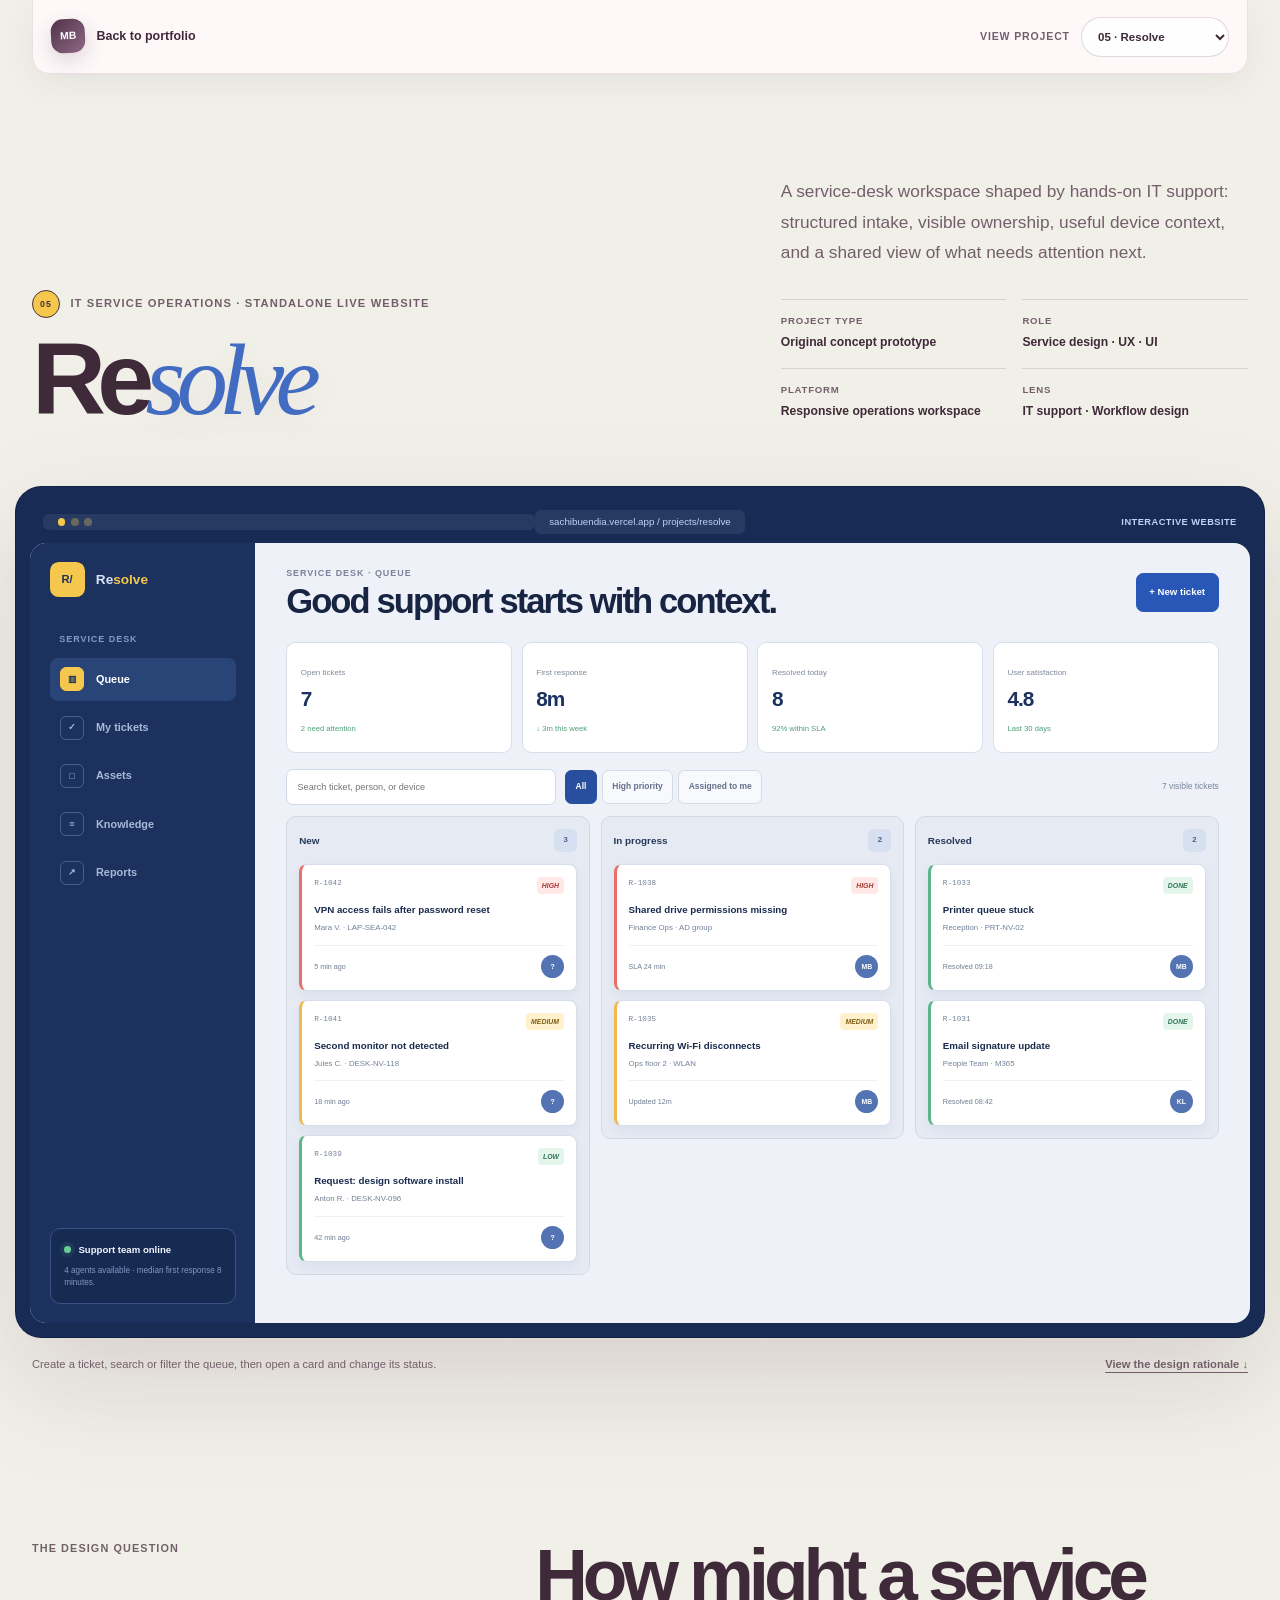
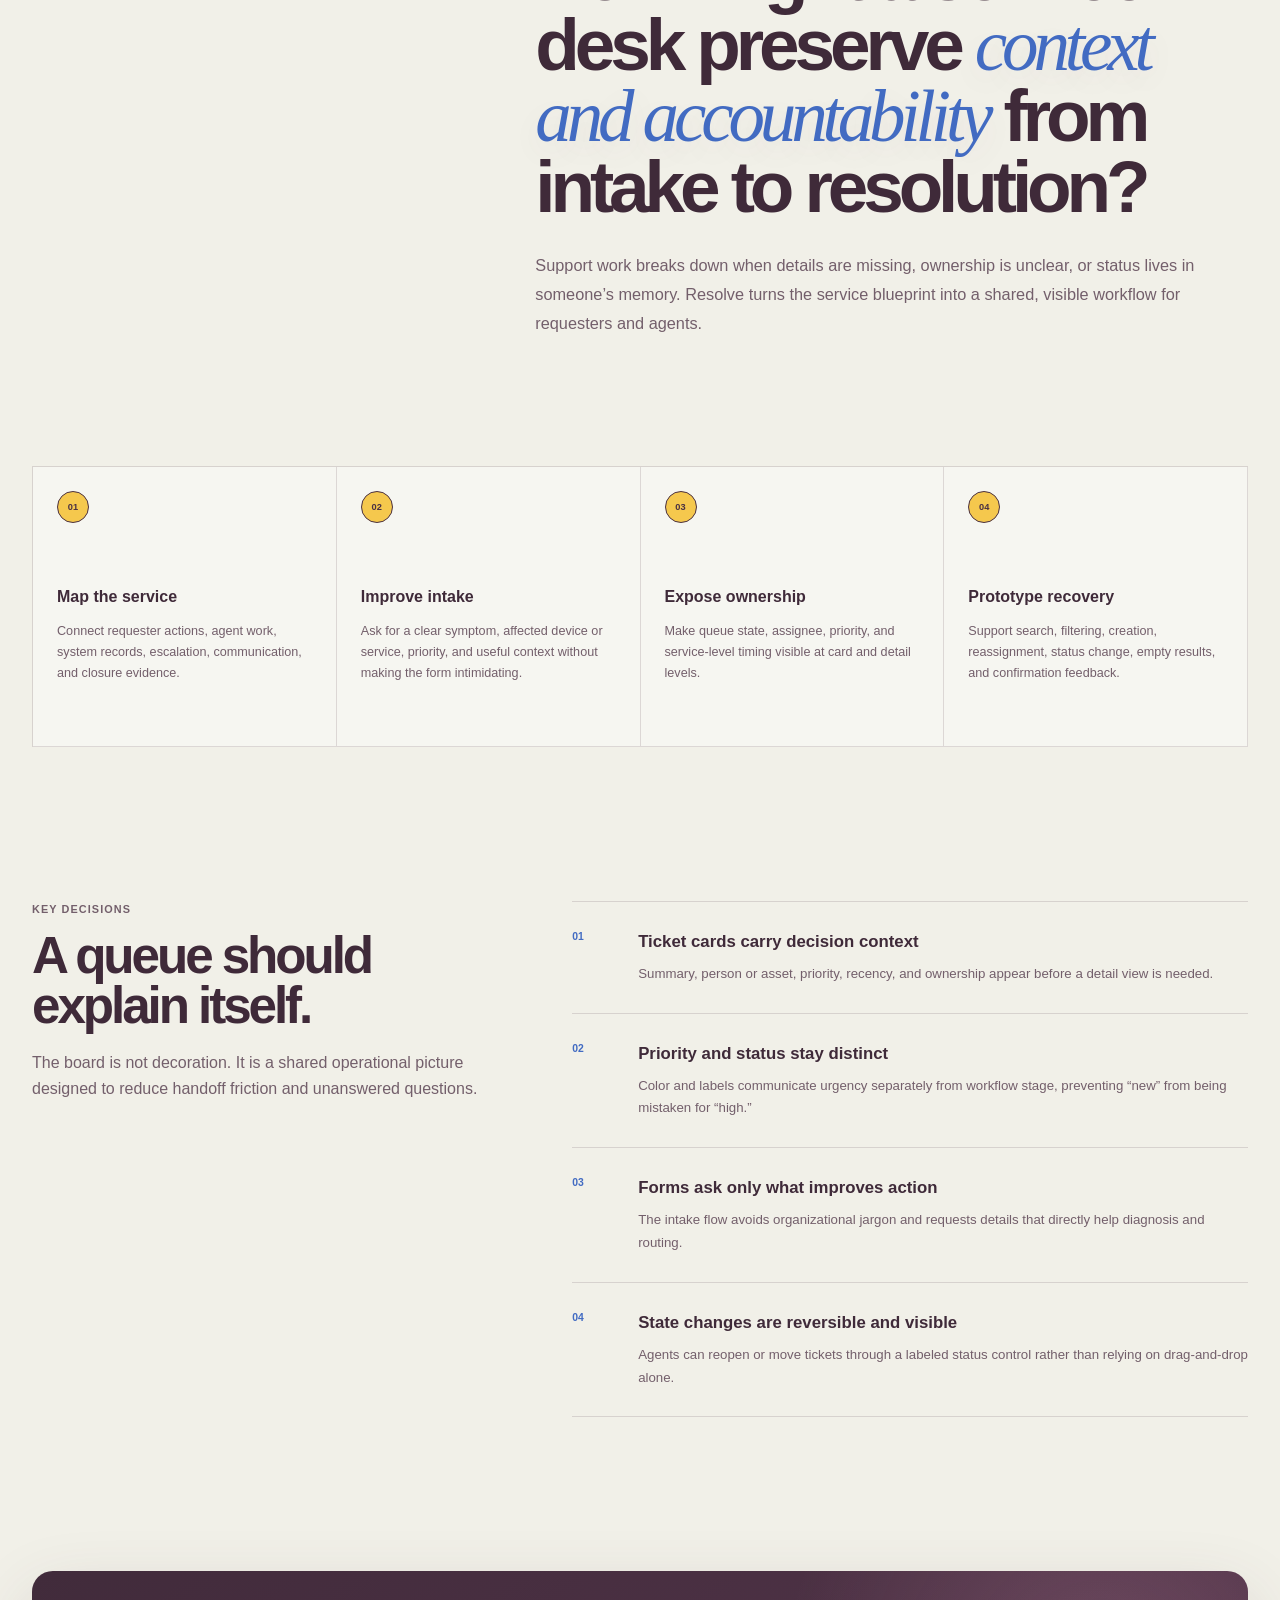
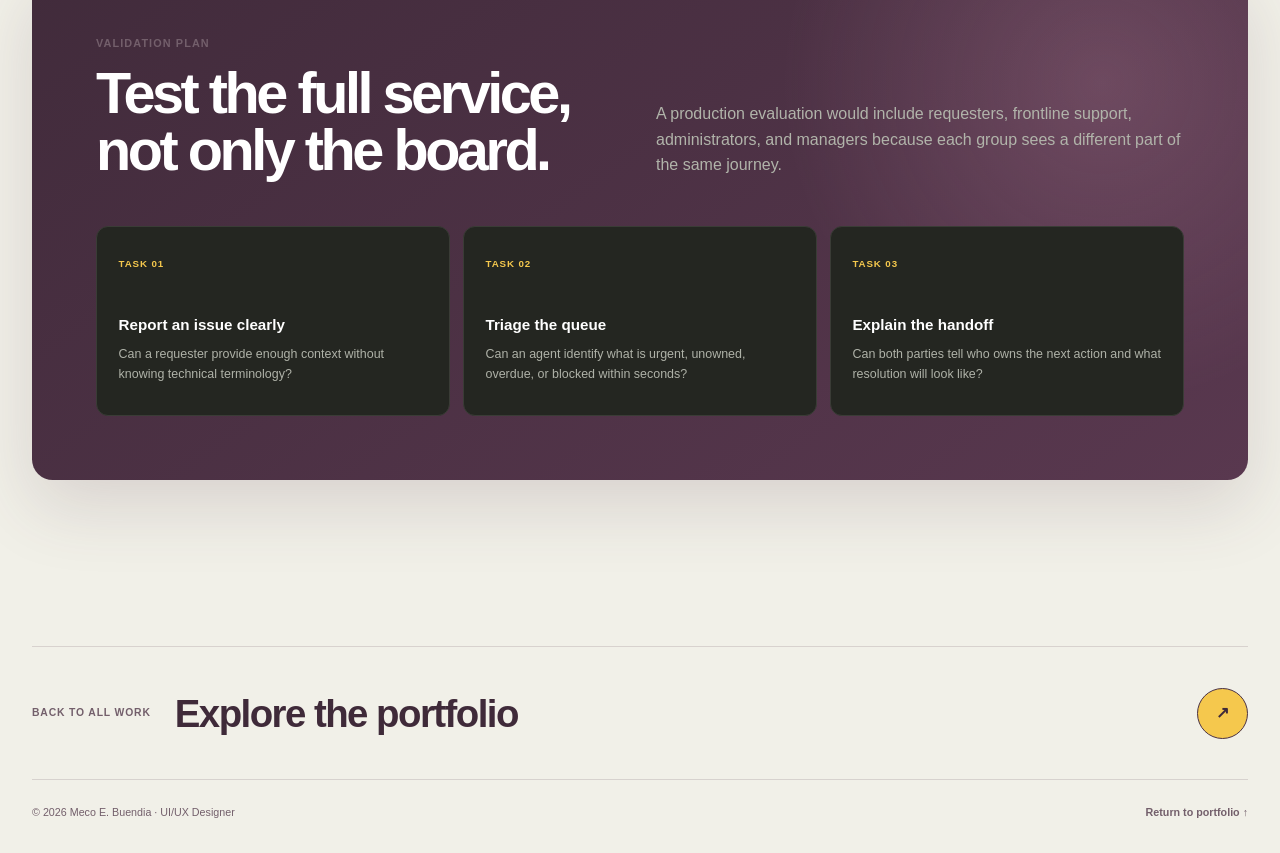
<file: projects/resolve/index.html>
<!doctype html>
<html lang="en">
<head>
  <meta charset="utf-8" />
  <meta name="viewport" content="width=device-width, initial-scale=1" />
  <meta name="description" content="Resolve is Meco Buendia's interactive IT service-desk workflow prototype." />
  <meta name="theme-color" content="#1c315d" />
  <title>Resolve — Interactive Product Website by Meco Buendia</title>
  <link rel="stylesheet" href="../project.css" />
  <style>
    :root { --case-accent:#f5c84d; --hero-em:#426bc2; --stage-frame:#172b55; --browser-text:#c3d2f5; }
    body { background:#f1f0e8; }
    .prototype-stage { color:#172442; background:#eef2f8; }
    .resolve-app { display:grid;grid-template-columns:225px 1fr;min-height:inherit;background:#eef2f8 }
    .resolve-side { display:flex;flex-direction:column;padding:1.2rem;color:#d9e3fb;background:#1c315d }
    .resolve-logo { display:flex;align-items:center;gap:.7rem;margin-bottom:2.2rem;font-size:.85rem;font-weight:900 }.resolve-logo i{display:grid;width:35px;height:35px;place-items:center;color:#1c315d;background:#f5c84d;border-radius:.55rem;font-style:normal;font-size:.7rem}.resolve-logo span{color:#f5c84d}
    .resolve-side small { margin:0 0 .7rem .6rem;color:#849ac8;font-size:.56rem;font-weight:850;letter-spacing:.11em;text-transform:uppercase }
    .resolve-nav { display:grid;gap:.32rem }.resolve-nav button{display:flex;align-items:center;gap:.75rem;min-height:43px;padding:.6rem .65rem;color:#a9b9da;background:transparent;border:0;border-radius:.5rem;cursor:pointer;text-align:left;font-size:.68rem;font-weight:750}.resolve-nav button i{display:grid;width:24px;height:24px;place-items:center;border:1px solid #49608e;border-radius:.38rem;font-style:normal;font-size:.58rem}.resolve-nav button:hover,.resolve-nav button.active{color:#fff;background:#294476}.resolve-nav button.active i{color:#1c315d;background:#f5c84d;border-color:#f5c84d}
    .team-status { margin-top:auto;padding:.85rem;background:#172a52;border:1px solid #3a5486;border-radius:.65rem }.team-status b{display:flex;align-items:center;gap:.45rem;color:#f3f6fd;font-size:.6rem}.team-status b::before{width:7px;height:7px;content:"";background:#69ce92;border-radius:50%;box-shadow:0 0 0 4px rgba(105,206,146,.09)}.team-status p{margin:.45rem 0 0;color:#8297c2;font-size:.51rem;line-height:1.5}
    .resolve-main { min-width:0;padding:1.45rem clamp(1.1rem,2.4vw,2.6rem) 2rem }
    .resolve-top { display:flex;align-items:center;justify-content:space-between;gap:1rem }.resolve-top p{margin:0 0 .2rem;color:#78839a;font-size:.56rem;font-weight:850;letter-spacing:.11em;text-transform:uppercase}.resolve-top h2{margin:0;color:#172442;font-size:clamp(1.45rem,2.7vw,2.7rem);line-height:1;letter-spacing:-.055em}.new-ticket-button{min-height:39px;padding:.55rem .8rem;color:#fff;background:#2857b8;border:1px solid #2857b8;border-radius:.45rem;cursor:pointer;font-size:.6rem;font-weight:850}.new-ticket-button:hover{background:#1e489c}
    .service-summary { display:grid;grid-template-columns:repeat(4,1fr);gap:.6rem;margin-top:1.5rem }.service-card{min-height:90px;padding:.85rem;background:#fff;border:1px solid #d6deeb;border-radius:.58rem}.service-card small{color:#7e899c;font-size:.5rem}.service-card strong{display:block;margin:.4rem 0 .2rem;color:#1b315f;font-size:1.3rem;line-height:1;letter-spacing:-.05em}.service-card span{color:#4e9f78;font-size:.48rem}
    .board-toolbar { display:flex;align-items:center;gap:.55rem;margin:1rem 0 .7rem }.ticket-search{width:min(270px,42%);min-height:36px;padding:.45rem .65rem;color:#172442;background:#fff;border:1px solid #cfd8e7;border-radius:.43rem;font-size:.57rem}.filter-buttons{display:flex;gap:.3rem}.filter-buttons button{min-height:34px;padding:.4rem .6rem;color:#63718a;background:#f8f9fc;border:1px solid #d3dbe7;border-radius:.4rem;cursor:pointer;font-size:.53rem;font-weight:800}.filter-buttons button.active{color:#fff;background:#284f9d;border-color:#284f9d}.board-toolbar>span{margin-left:auto;color:#7a869b;font-size:.53rem}
    .ticket-board { display:grid;grid-template-columns:repeat(3,1fr);gap:.65rem;align-items:start }.ticket-column{min-width:0;padding:.75rem;background:#e5eaf3;border:1px solid #d2d9e6;border-radius:.62rem}.column-head{display:flex;align-items:center;justify-content:space-between;gap:.7rem;margin-bottom:.75rem}.column-head b{color:#263858;font-size:.62rem}.column-head span{display:grid;width:23px;height:23px;place-items:center;color:#48618e;background:#d7e0f0;border-radius:.35rem;font-size:.49rem;font-weight:850}
    .ticket-list { display:grid;gap:.55rem;min-height:125px }.ticket-card{display:block;width:100%;padding:.75rem;color:#192b4e;background:#fff;border:1px solid #d6deea;border-left:3px solid #e97068;border-radius:.48rem;box-shadow:0 5px 12px rgba(39,62,106,.05);cursor:pointer;text-align:left}.ticket-card:hover{border-color:#94a9d1;transform:translateY(-1px)}.ticket-card.medium{border-left-color:#f1b94d}.ticket-card.low{border-left-color:#5db58a}.ticket-card header{display:flex;justify-content:space-between;gap:.5rem}.ticket-card header span{color:#748197;font-family:ui-monospace,SFMono-Regular,Consolas,monospace;font-size:.48rem}.priority{padding:.2rem .32rem;color:#a43b35;background:#ffe8e6;border-radius:.25rem;font-size:.43rem;font-weight:850;text-transform:uppercase}.medium .priority{color:#815c13;background:#fff1cc}.low .priority{color:#317255;background:#e4f5ec}.ticket-card h3{margin:.55rem 0 .35rem;font-size:.61rem;line-height:1.35}.ticket-card>p{margin:0;color:#718097;font-size:.49rem;line-height:1.5}.ticket-footer{display:flex;align-items:center;justify-content:space-between;gap:.5rem;margin-top:.7rem;padding-top:.55rem;border-top:1px solid #edf0f5}.ticket-footer span{color:#6f7c91;font-size:.45rem}.ticket-footer b{display:grid;width:23px;height:23px;place-items:center;color:#fff;background:#5373b2;border-radius:50%;font-size:.43rem}
    .empty-state { display:none;padding:1.2rem;color:#718097;background:rgba(255,255,255,.55);border:1px dashed #b9c4d7;border-radius:.45rem;font-size:.53rem;text-align:center }.ticket-list:empty + .empty-state{display:block}
    .ticket-dialog,.detail-dialog{width:min(510px,calc(100% - 2rem));padding:0;color:#192b4e;background:#fff;border:1px solid #9eb0d0;border-radius:.85rem;box-shadow:0 30px 100px rgba(23,43,85,.35)}.ticket-dialog::backdrop,.detail-dialog::backdrop{background:rgba(16,31,61,.66);backdrop-filter:blur(4px)}.dialog-form,.detail-content{padding:1.4rem}.dialog-head{display:flex;align-items:center;justify-content:space-between;gap:1rem}.dialog-head h3{margin:0;font-size:1.2rem;letter-spacing:-.03em}.dialog-head button{width:34px;height:34px;background:#eef2f8;border:0;border-radius:50%;cursor:pointer}.dialog-form label{display:grid;gap:.35rem;margin-top:.9rem;color:#566782;font-size:.6rem;font-weight:750}.dialog-form input,.dialog-form select,.dialog-form textarea,.detail-status{min-height:42px;padding:.55rem .65rem;color:#192b4e;background:#f9fafc;border:1px solid #cbd5e4;border-radius:.45rem}.dialog-form textarea{min-height:85px;resize:vertical}.submit-ticket{width:100%;min-height:43px;margin-top:1.1rem;color:#fff;background:#2857b8;border:0;border-radius:.48rem;cursor:pointer;font-size:.61rem;font-weight:850}.detail-id{display:inline-block;margin-top:1.3rem;color:#60708a;font-family:ui-monospace,SFMono-Regular,Consolas,monospace;font-size:.56rem}.detail-content>h4{margin:.45rem 0;color:#172442;font-size:1.3rem;letter-spacing:-.035em}.detail-content>p{color:#65738a;font-size:.68rem;line-height:1.65}.detail-meta{display:grid;grid-template-columns:repeat(2,1fr);gap:.6rem;margin:1rem 0}.detail-meta div{padding:.65rem;background:#f4f7fb;border:1px solid #dce3ed;border-radius:.4rem}.detail-meta small{display:block;color:#7e899b;font-size:.48rem}.detail-meta b{display:block;margin-top:.25rem;font-size:.6rem}.detail-content label{display:grid;gap:.35rem;color:#566782;font-size:.58rem;font-weight:750}.detail-status{width:100%}
    @media(max-width:1000px){.resolve-app{grid-template-columns:74px 1fr}.resolve-side{padding:1rem .6rem;align-items:center}.resolve-logo span,.resolve-side small,.resolve-nav button span,.team-status{display:none}.resolve-nav button{justify-content:center;padding:.55rem}.service-summary{grid-template-columns:repeat(2,1fr)}.ticket-board{grid-template-columns:repeat(2,1fr)}.ticket-column:last-child{grid-column:1 / -1}.ticket-column:last-child .ticket-list{grid-template-columns:repeat(2,1fr)}}
    @media(max-width:650px){.prototype-stage{min-height:880px}.resolve-app{grid-template-columns:1fr}.resolve-side{display:none}.resolve-main{padding:1rem}.resolve-top h2{font-size:1.35rem}.new-ticket-button{padding:.5rem}.service-summary{gap:.4rem;margin-top:1rem}.service-card{min-height:76px;padding:.65rem}.service-card strong{font-size:1rem}.board-toolbar{flex-wrap:wrap}.ticket-search{width:100%}.board-toolbar>span{display:none}.ticket-board{grid-template-columns:1fr}.ticket-column:last-child{grid-column:auto}.ticket-column:last-child .ticket-list{grid-template-columns:1fr}.ticket-column:nth-child(3){display:none}}
  </style>
</head>
<body>
  <a class="skip-link" href="#prototype">Skip to prototype</a>
  <header class="portfolio-bar project-shell"><a class="portfolio-brand" href="../../"><span>MB</span> Back to portfolio</a><label class="project-switcher"><span>View project</span><select data-project-switcher aria-label="Switch project"><option value="../pyrewall/">01 · PyreWall</option><option value="../studysync/">02 · StudySync</option><option value="../carepath/">03 · CarePath</option><option value="../finwell/">04 · FinWell</option><option value="" selected>05 · Resolve</option></select></label></header>
  <main>
    <section class="prototype-hero project-shell"><div><p class="project-kicker"><span>05</span> IT service operations · Standalone live website</p><h1>Re<em>solve</em></h1></div><div><p class="lead">A service-desk workspace shaped by hands-on IT support: structured intake, visible ownership, useful device context, and a shared view of what needs attention next.</p><dl class="project-facts"><div><dt>Project type</dt><dd>Original concept prototype</dd></div><div><dt>Role</dt><dd>Service design · UX · UI</dd></div><div><dt>Platform</dt><dd>Responsive operations workspace</dd></div><div><dt>Lens</dt><dd>IT support · Workflow design</dd></div></dl></div></section>
    <div class="prototype-stage-wrap" id="prototype"><div class="stage-browser"><span class="traffic" aria-hidden="true"><i></i><i></i><i></i></span><span>sachibuendia.vercel.app / projects/resolve</span><b>Interactive website</b></div><section class="prototype-stage" aria-label="Interactive Resolve service desk prototype"><div class="resolve-app">
      <aside class="resolve-side"><div class="resolve-logo"><i>R/</i><b>Re<span>solve</span></b></div><small>Service desk</small><nav class="resolve-nav" aria-label="Resolve sections"><button class="active" type="button" data-resolve-view="Queue"><i>▥</i><span>Queue</span></button><button type="button" data-resolve-view="My tickets"><i>✓</i><span>My tickets</span></button><button type="button" data-resolve-view="Assets"><i>□</i><span>Assets</span></button><button type="button" data-resolve-view="Knowledge"><i>≡</i><span>Knowledge</span></button><button type="button" data-resolve-view="Reports"><i>↗</i><span>Reports</span></button></nav><div class="team-status"><b>Support team online</b><p>4 agents available · median first response 8 minutes.</p></div></aside>
      <div class="resolve-main"><header class="resolve-top"><div><p>Service desk · <span id="resolveView">Queue</span></p><h2>Good support starts with context.</h2></div><button class="new-ticket-button" type="button" id="openTicketDialog">+ New ticket</button></header>
        <section class="service-summary" aria-label="Service metrics"><article class="service-card"><small>Open tickets</small><strong id="openMetric">7</strong><span>2 need attention</span></article><article class="service-card"><small>First response</small><strong>8m</strong><span>↓ 3m this week</span></article><article class="service-card"><small>Resolved today</small><strong id="resolvedMetric">8</strong><span>92% within SLA</span></article><article class="service-card"><small>User satisfaction</small><strong>4.8</strong><span>Last 30 days</span></article></section>
        <div class="board-toolbar"><input class="ticket-search" id="ticketSearch" type="search" placeholder="Search ticket, person, or device" aria-label="Search support tickets"/><div class="filter-buttons" aria-label="Ticket filters"><button class="active" type="button" data-filter="all">All</button><button type="button" data-filter="high">High priority</button><button type="button" data-filter="mine">Assigned to me</button></div><span id="visibleCount">7 visible tickets</span></div>
        <section class="ticket-board" aria-label="Support ticket board"><article class="ticket-column"><div class="column-head"><b>New</b><span data-column-count="new">3</span></div><div class="ticket-list" data-column="new">
          <button class="ticket-card high" type="button" data-id="R-1042" data-title="VPN access fails after password reset" data-description="Mara cannot connect to the company VPN after resetting her Windows password this morning." data-owner="Unassigned" data-status="new" data-tags="high mine"><header><span>R-1042</span><i class="priority">High</i></header><h3>VPN access fails after password reset</h3><p>Mara V. · LAP-SEA-042</p><div class="ticket-footer"><span>5 min ago</span><b>?</b></div></button>
          <button class="ticket-card medium" type="button" data-id="R-1041" data-title="Second monitor not detected" data-description="HDMI display is no longer detected after the latest restart." data-owner="Unassigned" data-status="new" data-tags="medium"><header><span>R-1041</span><i class="priority">Medium</i></header><h3>Second monitor not detected</h3><p>Jules C. · DESK-NV-118</p><div class="ticket-footer"><span>18 min ago</span><b>?</b></div></button>
          <button class="ticket-card low" type="button" data-id="R-1039" data-title="Request: design software install" data-description="Approved request to install the current design package on a new workstation." data-owner="Unassigned" data-status="new" data-tags="low"><header><span>R-1039</span><i class="priority">Low</i></header><h3>Request: design software install</h3><p>Anton R. · DESK-NV-096</p><div class="ticket-footer"><span>42 min ago</span><b>?</b></div></button>
        </div><div class="empty-state">No tickets match this view.</div></article>
        <article class="ticket-column"><div class="column-head"><b>In progress</b><span data-column-count="progress">2</span></div><div class="ticket-list" data-column="progress">
          <button class="ticket-card high" type="button" data-id="R-1038" data-title="Shared drive permissions missing" data-description="Finance team access changed after a directory-group update." data-owner="Meco B." data-status="progress" data-tags="high mine"><header><span>R-1038</span><i class="priority">High</i></header><h3>Shared drive permissions missing</h3><p>Finance Ops · AD group</p><div class="ticket-footer"><span>SLA 24 min</span><b>MB</b></div></button>
          <button class="ticket-card medium" type="button" data-id="R-1035" data-title="Recurring Wi-Fi disconnects" data-description="Connection drops several times each hour on the second-floor office network." data-owner="Meco B." data-status="progress" data-tags="medium mine"><header><span>R-1035</span><i class="priority">Medium</i></header><h3>Recurring Wi-Fi disconnects</h3><p>Ops floor 2 · WLAN</p><div class="ticket-footer"><span>Updated 12m</span><b>MB</b></div></button>
        </div><div class="empty-state">No tickets match this view.</div></article>
        <article class="ticket-column"><div class="column-head"><b>Resolved</b><span data-column-count="resolved">2</span></div><div class="ticket-list" data-column="resolved">
          <button class="ticket-card low" type="button" data-id="R-1033" data-title="Printer queue stuck" data-description="Cleared stalled print jobs and restarted the network printer service." data-owner="Meco B." data-status="resolved" data-tags="low mine"><header><span>R-1033</span><i class="priority">Done</i></header><h3>Printer queue stuck</h3><p>Reception · PRT-NV-02</p><div class="ticket-footer"><span>Resolved 09:18</span><b>MB</b></div></button>
          <button class="ticket-card low" type="button" data-id="R-1031" data-title="Email signature update" data-description="Updated signature template and verified policy formatting." data-owner="Kai L." data-status="resolved" data-tags="low"><header><span>R-1031</span><i class="priority">Done</i></header><h3>Email signature update</h3><p>People Team · M365</p><div class="ticket-footer"><span>Resolved 08:42</span><b>KL</b></div></button>
        </div><div class="empty-state">No tickets match this view.</div></article></section>
      </div>
    </div></section></div>
    <div class="prototype-note"><p>Create a ticket, search or filter the queue, then open a card and change its status.</p><a href="#case-study">View the design rationale ↓</a></div>

    <dialog class="ticket-dialog" id="ticketDialog"><form class="dialog-form" id="ticketForm"><div class="dialog-head"><h3>Create a support ticket</h3><button type="button" id="closeTicketDialog" aria-label="Close dialog">×</button></div><label>Short summary<input id="ticketTitle" required maxlength="70" placeholder="What is not working?"/></label><label>Device or service<input id="ticketDevice" required maxlength="40" placeholder="e.g. LAP-NV-120 or Microsoft 365"/></label><label>Priority<select id="ticketPriority"><option value="low">Low</option><option value="medium" selected>Medium</option><option value="high">High</option></select></label><label>Helpful context<textarea id="ticketDescription" required maxlength="220" placeholder="What happened, and what have you tried?"></textarea></label><button class="submit-ticket" type="submit">Create ticket</button></form></dialog>
    <dialog class="detail-dialog" id="detailDialog"><div class="detail-content"><div class="dialog-head"><h3>Ticket detail</h3><button type="button" id="closeDetailDialog" aria-label="Close dialog">×</button></div><span class="detail-id" id="detailId"></span><h4 id="detailTitle"></h4><p id="detailDescription"></p><div class="detail-meta"><div><small>Owner</small><b id="detailOwner"></b></div><div><small>Priority</small><b id="detailPriority"></b></div></div><label>Status<select class="detail-status" id="detailStatus"><option value="new">New</option><option value="progress">In progress</option><option value="resolved">Resolved</option></select></label></div></dialog>

    <section class="case-study project-shell" id="case-study"><div class="case-intro"><p class="case-label">The design question</p><div><h2>How might a service desk preserve <em>context and accountability</em> from intake to resolution?</h2><p class="case-summary">Support work breaks down when details are missing, ownership is unclear, or status lives in someone’s memory. Resolve turns the service blueprint into a shared, visible workflow for requesters and agents.</p></div></div>
      <div class="process-grid"><article><span>01</span><h3>Map the service</h3><p>Connect requester actions, agent work, system records, escalation, communication, and closure evidence.</p></article><article><span>02</span><h3>Improve intake</h3><p>Ask for a clear symptom, affected device or service, priority, and useful context without making the form intimidating.</p></article><article><span>03</span><h3>Expose ownership</h3><p>Make queue state, assignee, priority, and service-level timing visible at card and detail levels.</p></article><article><span>04</span><h3>Prototype recovery</h3><p>Support search, filtering, creation, reassignment, status change, empty results, and confirmation feedback.</p></article></div>
      <div class="decision-section"><div class="decision-heading"><p class="case-label">Key decisions</p><h2>A queue should explain itself.</h2><p>The board is not decoration. It is a shared operational picture designed to reduce handoff friction and unanswered questions.</p></div><div class="decision-list"><article><span>01</span><div><h3>Ticket cards carry decision context</h3><p>Summary, person or asset, priority, recency, and ownership appear before a detail view is needed.</p></div></article><article><span>02</span><div><h3>Priority and status stay distinct</h3><p>Color and labels communicate urgency separately from workflow stage, preventing “new” from being mistaken for “high.”</p></div></article><article><span>03</span><div><h3>Forms ask only what improves action</h3><p>The intake flow avoids organizational jargon and requests details that directly help diagnosis and routing.</p></div></article><article><span>04</span><div><h3>State changes are reversible and visible</h3><p>Agents can reopen or move tickets through a labeled status control rather than relying on drag-and-drop alone.</p></div></article></div></div>
      <section class="validation"><div class="validation-head"><div><p class="case-label">Validation plan</p><h2>Test the full service, not only the board.</h2></div><p>A production evaluation would include requesters, frontline support, administrators, and managers because each group sees a different part of the same journey.</p></div><div class="validation-grid"><article><small>Task 01</small><h3>Report an issue clearly</h3><p>Can a requester provide enough context without knowing technical terminology?</p></article><article><small>Task 02</small><h3>Triage the queue</h3><p>Can an agent identify what is urgent, unowned, overdue, or blocked within seconds?</p></article><article><small>Task 03</small><h3>Explain the handoff</h3><p>Can both parties tell who owns the next action and what resolution will look like?</p></article></div></section>
    </section>
    <div class="project-shell"><a class="next-project" href="../../#work"><span>Back to all work</span><strong>Explore the portfolio</strong><b>↗</b></a><footer class="case-footer"><p>© <span data-year>2026</span> Meco E. Buendia · UI/UX Designer</p><a href="../../">Return to portfolio ↑</a></footer></div>
  </main>
  <div class="app-toast" role="status" aria-live="polite"></div>
  <script src="../project.js"></script>
  <script>
    const ticketDialog=document.querySelector('#ticketDialog');const detailDialog=document.querySelector('#detailDialog');let activeTicket=null;let activeFilter='all';
    document.querySelector('#openTicketDialog').addEventListener('click',()=>ticketDialog.showModal());document.querySelector('#closeTicketDialog').addEventListener('click',()=>ticketDialog.close());document.querySelector('#closeDetailDialog').addEventListener('click',()=>detailDialog.close());
    document.querySelectorAll('[data-resolve-view]').forEach((button)=>button.addEventListener('click',()=>{document.querySelectorAll('[data-resolve-view]').forEach((item)=>item.classList.remove('active'));button.classList.add('active');document.querySelector('#resolveView').textContent=button.dataset.resolveView;ProjectUI.toast(`${button.dataset.resolveView} selected. Queue remains visible in this prototype.`);}));
    const updateBoard=()=>{let visible=0;const query=document.querySelector('#ticketSearch').value.toLowerCase();document.querySelectorAll('.ticket-card').forEach((card)=>{const filterMatch=activeFilter==='all'||card.dataset.tags.includes(activeFilter);const searchMatch=card.textContent.toLowerCase().includes(query)||card.dataset.description.toLowerCase().includes(query);card.hidden=!(filterMatch&&searchMatch);if(!card.hidden)visible+=1;});document.querySelector('#visibleCount').textContent=`${visible} visible ticket${visible===1?'':'s'}`;document.querySelectorAll('[data-column]').forEach((list)=>{const count=[...list.querySelectorAll('.ticket-card')].filter((card)=>!card.hidden).length;list.parentElement.querySelector('[data-column-count]').textContent=count;});};
    document.querySelector('#ticketSearch').addEventListener('input',updateBoard);document.querySelectorAll('[data-filter]').forEach((button)=>button.addEventListener('click',()=>{document.querySelectorAll('[data-filter]').forEach((item)=>item.classList.remove('active'));button.classList.add('active');activeFilter=button.dataset.filter;updateBoard();}));
    const openTicket=(card)=>{activeTicket=card;document.querySelector('#detailId').textContent=card.dataset.id;document.querySelector('#detailTitle').textContent=card.dataset.title;document.querySelector('#detailDescription').textContent=card.dataset.description;document.querySelector('#detailOwner').textContent=card.dataset.owner;document.querySelector('#detailPriority').textContent=card.classList.contains('high')?'High':card.classList.contains('medium')?'Medium':'Low';document.querySelector('#detailStatus').value=card.dataset.status;detailDialog.showModal();};
    document.querySelector('.ticket-board').addEventListener('click',(event)=>{const card=event.target.closest('.ticket-card');if(card)openTicket(card);});
    document.querySelector('#detailStatus').addEventListener('change',(event)=>{if(!activeTicket)return;const target=document.querySelector(`[data-column="${event.target.value}"]`);activeTicket.dataset.status=event.target.value;target.append(activeTicket);detailDialog.close();updateBoard();ProjectUI.toast(`Ticket moved to ${event.target.options[event.target.selectedIndex].text}.`);});
    document.querySelector('#ticketForm').addEventListener('submit',(event)=>{event.preventDefault();const title=document.querySelector('#ticketTitle').value.trim();const device=document.querySelector('#ticketDevice').value.trim();const description=document.querySelector('#ticketDescription').value.trim();const priority=document.querySelector('#ticketPriority').value;const card=document.createElement('button');card.className=`ticket-card ${priority}`;card.type='button';card.dataset.id=`R-${1043+document.querySelectorAll('.ticket-card').length}`;card.dataset.title=title;card.dataset.description=description;card.dataset.owner='Unassigned';card.dataset.status='new';card.dataset.tags=priority;const header=document.createElement('header');const id=document.createElement('span');id.textContent=card.dataset.id;const badge=document.createElement('i');badge.className='priority';badge.textContent=priority;header.append(id,badge);const heading=document.createElement('h3');heading.textContent=title;const detail=document.createElement('p');detail.textContent=device;const footer=document.createElement('div');footer.className='ticket-footer';const age=document.createElement('span');age.textContent='Just now';const owner=document.createElement('b');owner.textContent='?';footer.append(age,owner);card.append(header,heading,detail,footer);document.querySelector('[data-column="new"]').prepend(card);event.target.reset();ticketDialog.close();updateBoard();document.querySelector('#openMetric').textContent=String(Number(document.querySelector('#openMetric').textContent)+1);ProjectUI.toast('Ticket created and added to the new queue.');});
  </script>
</body>
</html>
</file>
<file: styles.css>
:root {
  --ink: #3f2a39;
  --ink-soft: #66515e;
  --paper: #fff8fb;
  --paper-deep: #f6eaf1;
  --white: #fffdfd;
  --acid: #f1b6cf;
  --violet: #9b73b8;
  --blue: #7e89c8;
  --coral: #e78fa9;
  --line: rgba(79, 48, 67, 0.16);
  --radius: 1.35rem;
  --shadow: 0 24px 70px rgba(102, 68, 91, 0.14);
  --sans: "Avenir Next", "Segoe UI", Inter, Helvetica, Arial, sans-serif;
  --serif: Iowan Old Style, Baskerville, "Times New Roman", serif;
}

* { box-sizing: border-box; }

html { scroll-behavior: smooth; }

body {
  margin: 0;
  min-width: 320px;
  overflow-x: hidden;
  color: var(--ink);
  background: var(--paper);
  font-family: var(--sans);
  font-size: 16px;
  line-height: 1.6;
  -webkit-font-smoothing: antialiased;
}

body.nav-open { overflow: hidden; }

button, a { font: inherit; }
a { color: inherit; }
button { color: inherit; }

::selection { color: var(--ink); background: var(--acid); }

:focus-visible {
  outline: 3px solid var(--blue);
  outline-offset: 4px;
}

.skip-link {
  position: fixed;
  z-index: 1000;
  top: 1rem;
  left: 1rem;
  padding: .75rem 1rem;
  transform: translateY(-160%);
  color: var(--white);
  background: var(--ink);
  border-radius: .5rem;
  transition: transform .2s ease;
}

.skip-link:focus { transform: translateY(0); }

.section-shell {
  width: min(1440px, calc(100% - 5vw));
  margin-inline: auto;
}

.site-header {
  position: relative;
  z-index: 50;
  display: flex;
  align-items: center;
  justify-content: space-between;
  width: min(1440px, calc(100% - 5vw));
  min-height: 92px;
  margin-inline: auto;
  border-bottom: 1px solid var(--line);
}

.brand {
  display: inline-flex;
  align-items: center;
  gap: .8rem;
  text-decoration: none;
}

.brand-mark {
  display: grid;
  width: 2.65rem;
  height: 2.65rem;
  place-items: center;
  color: var(--white);
  background: var(--ink);
  border-radius: .55rem;
  font-size: .85rem;
  font-weight: 800;
  letter-spacing: -.04em;
  transform: rotate(-3deg);
}

.brand-text {
  display: grid;
  font-size: .98rem;
  font-weight: 800;
  line-height: 1.05;
  letter-spacing: -.02em;
}

.brand-text small {
  margin-top: .32rem;
  color: #676a61;
  font-size: .64rem;
  font-weight: 700;
  letter-spacing: .09em;
  text-transform: uppercase;
}

.site-nav { display: flex; align-items: center; gap: clamp(1rem, 2.1vw, 2.3rem); }

.site-nav a {
  text-decoration: none;
  font-size: .84rem;
  font-weight: 700;
}

.site-nav > a:not(.nav-cta) { position: relative; }

.site-nav > a:not(.nav-cta)::after {
  position: absolute;
  right: 0;
  bottom: -.35rem;
  left: 0;
  height: 1px;
  content: "";
  background: currentColor;
  transform: scaleX(0);
  transform-origin: right;
  transition: transform .25s ease;
}

.site-nav > a:not(.nav-cta):hover::after { transform: scaleX(1); transform-origin: left; }

.nav-cta {
  display: inline-flex;
  align-items: center;
  gap: .85rem;
  min-height: 44px;
  padding: .7rem 1rem;
  color: var(--white);
  background: var(--ink);
  border: 1px solid var(--ink);
  border-radius: .7rem;
  transition: color .2s ease, background .2s ease, transform .2s ease;
}

.nav-cta:hover { color: var(--ink); background: var(--acid); transform: translateY(-2px); }

.menu-button { display: none; }

.hero {
  display: grid;
  grid-template-columns: minmax(0, .87fr) minmax(500px, 1.13fr);
  gap: clamp(2rem, 5vw, 6.5rem);
  align-items: center;
  min-height: calc(100svh - 92px);
  padding-block: clamp(4rem, 8vw, 8rem);
}

.availability {
  display: inline-flex;
  align-items: center;
  gap: .65rem;
  margin: 0 0 1.8rem;
  color: #4e5149;
  font-size: .76rem;
  font-weight: 800;
  letter-spacing: .055em;
  text-transform: uppercase;
}

.availability span {
  width: .55rem;
  height: .55rem;
  background: #48a962;
  border-radius: 50%;
  box-shadow: 0 0 0 .33rem rgba(72, 169, 98, .13);
}

.hero h1 {
  max-width: 780px;
  margin: 0;
  font-size: clamp(3.8rem, 6.15vw, 7.5rem);
  line-height: .87;
  letter-spacing: -.075em;
}

.hero h1 em {
  display: inline;
  color: var(--violet);
  font-family: var(--serif);
  font-weight: 400;
}

.hero-lead {
  max-width: 650px;
  margin: 2rem 0 0;
  color: var(--ink-soft);
  font-size: clamp(1.02rem, 1.18vw, 1.25rem);
  line-height: 1.72;
}

.hero-lead strong { color: var(--ink); }

.hero-actions { display: flex; flex-wrap: wrap; gap: .75rem; margin-top: 2.2rem; }

.button {
  display: inline-flex;
  align-items: center;
  justify-content: center;
  gap: .9rem;
  min-height: 50px;
  padding: .8rem 1.1rem;
  border: 1px solid var(--ink);
  border-radius: .75rem;
  text-decoration: none;
  font-size: .86rem;
  font-weight: 800;
  transition: transform .2s ease, background .2s ease, color .2s ease, box-shadow .2s ease;
}

.button:hover { transform: translateY(-3px); box-shadow: 0 10px 24px rgba(23, 24, 21, .12); }
.button-dark { color: var(--white); background: var(--ink); }
.button-dark:hover { color: var(--ink); background: var(--acid); }
.button-light { background: transparent; }
.button-light:hover { background: var(--white); }

.hero-facts {
  display: grid;
  grid-template-columns: repeat(3, 1fr);
  gap: 0;
  margin: 3.2rem 0 0;
  padding-top: 1.4rem;
  border-top: 1px solid var(--line);
}

.hero-facts div { display: grid; gap: .3rem; padding-right: 1rem; }
.hero-facts div + div { padding-left: 1rem; border-left: 1px solid var(--line); }
.hero-facts dt { color: #73766d; font-size: .67rem; font-weight: 800; letter-spacing: .08em; text-transform: uppercase; }
.hero-facts dd { margin: 0; font-size: .79rem; font-weight: 800; line-height: 1.35; }

.hero-art {
  position: relative;
  min-height: 680px;
  isolation: isolate;
}

.hero-art::before {
  position: absolute;
  z-index: -3;
  inset: 2% 3% 7% 4%;
  content: "";
  background: var(--acid);
  border-radius: 48% 52% 42% 58% / 52% 37% 63% 48%;
  transform: rotate(-4deg);
}

.hero-orbit { position: absolute; z-index: -2; border: 1px solid rgba(23,24,21,.34); border-radius: 50%; }
.orbit-one { inset: 11% -10% 8% 14%; transform: rotate(21deg); }
.orbit-two { inset: 4% 8% 19% -8%; transform: rotate(-17deg); }

.hero-window {
  position: absolute;
  top: 13%;
  right: 1%;
  left: 5%;
  overflow: hidden;
  color: var(--white);
  background: #1d1e1b;
  border: 1px solid rgba(255,255,255,.24);
  border-radius: 1.35rem;
  box-shadow: 0 45px 95px rgba(23, 24, 21, .28);
  transform: rotate(2.3deg);
}

.hero-window > header {
  display: grid;
  grid-template-columns: 1fr auto 1fr;
  align-items: center;
  height: 46px;
  padding-inline: 1rem;
  color: #a3a69e;
  border-bottom: 1px solid rgba(255,255,255,.09);
  font-size: .63rem;
}

.hero-window > header small { letter-spacing: .08em; text-transform: uppercase; }
.hero-window > header b { justify-self: end; padding: .2rem .42rem; background: #2b2d28; border: 1px solid #3d4038; border-radius: .32rem; font-size: .55rem; }
.window-dots { display: flex; gap: .28rem; }
.window-dots i { width: .45rem; height: .45rem; background: #4c4f46; border-radius: 50%; }
.window-dots i:first-child { background: var(--coral); }

.window-layout { display: grid; grid-template-columns: 64px 1fr; min-height: 450px; }
.window-layout aside { display: flex; flex-direction: column; align-items: center; gap: 1.6rem; padding: 1rem 0; border-right: 1px solid rgba(255,255,255,.09); }
.window-layout aside strong { display: grid; width: 30px; height: 30px; place-items: center; color: var(--ink); background: var(--acid); border-radius: .45rem; font-size: .75rem; }
.window-layout aside i { width: 17px; height: 17px; border: 1px solid #5a5d53; border-radius: .35rem; }
.window-layout aside i:nth-of-type(1) { background: var(--white); border-color: var(--white); box-shadow: 0 0 0 .4rem rgba(255,255,255,.07); }
.window-content { padding: clamp(1.2rem, 2.5vw, 2.2rem); }
.window-title { display: flex; align-items: end; justify-content: space-between; gap: 1rem; }
.window-title small { color: #81847b; font-size: .55rem; letter-spacing: .14em; }
.window-title h2 { max-width: 310px; margin: .3rem 0 0; font-size: clamp(1.3rem, 2.2vw, 2.2rem); line-height: 1.02; letter-spacing: -.045em; }
.window-title > span { padding: .48rem .7rem; color: var(--ink); background: var(--acid); border-radius: .42rem; font-size: .57rem; font-weight: 800; }
.metric-grid { display: grid; grid-template-columns: repeat(2, 1fr); gap: .7rem; margin-top: 2rem; }
.metric-grid > div { position: relative; min-height: 105px; overflow: hidden; padding: 1rem; background: #282a25; border: 1px solid #373a33; border-radius: .8rem; }
.metric-grid small { display: block; color: #94978d; font-size: .62rem; }
.metric-grid strong { position: relative; z-index: 2; display: block; margin-top: .4rem; font-size: 1.75rem; letter-spacing: -.06em; }
.metric-grid strong span { color: #999d91; font-size: .7rem; }
.metric-line { position: absolute; right: -4%; bottom: -12%; width: 60%; height: 50%; border-top: 3px solid var(--acid); border-radius: 50%; transform: rotate(-15deg); }
.metric-bars { position: absolute; right: .8rem; bottom: 1rem; width: 45%; height: 46px; background: linear-gradient(90deg, #6757e8 0 19%, transparent 19% 27%, #8275ef 27% 49%, transparent 49% 57%, #9a90ef 57% 77%, transparent 77% 85%, #bbb4f7 85%); clip-path: polygon(0 80%, 19% 80%, 19% 35%, 49% 35%, 49% 57%, 77% 57%, 77% 5%, 100% 5%, 100% 100%, 0 100%); }
.activity-panel { margin-top: .75rem; padding: 1rem; background: #282a25; border: 1px solid #373a33; border-radius: .8rem; }
.panel-top { display: flex; justify-content: space-between; color: #f2f3ec; font-size: .68rem; }
.panel-top span { color: #85887e; }
.activity-panel svg { width: 100%; height: 120px; margin-top: .5rem; overflow: visible; }
.chart-grid { fill: none; stroke: rgba(255,255,255,.07); stroke-width: 1; }
.chart-fill { fill: url(#none); fill: rgba(216,255,100,.06); }
.chart-line { fill: none; stroke: var(--acid); stroke-width: 3; stroke-linecap: round; }

.hero-note {
  position: absolute;
  display: flex;
  align-items: center;
  gap: .85rem;
  max-width: 210px;
  padding: .9rem 1rem;
  background: var(--white);
  border: 1px solid var(--ink);
  border-radius: .75rem;
  box-shadow: 8px 8px 0 var(--ink);
  font-size: .76rem;
  line-height: 1.35;
}

.hero-note p { margin: 0; }
.hero-note > span { display: grid; flex: 0 0 auto; width: 2rem; height: 2rem; place-items: center; color: var(--white); background: var(--violet); border-radius: .4rem; font-size: .7rem; font-weight: 800; }
.note-one { z-index: 3; bottom: 6%; left: -1%; transform: rotate(-5deg); }
.note-two { z-index: 3; top: 4%; right: -1%; transform: rotate(5deg); }
.note-two > span { color: var(--ink); background: var(--acid); }
.hero-caption { position: absolute; right: 7%; bottom: 0; max-width: 250px; margin: 0; color: #64675e; font-family: var(--serif); font-size: .95rem; font-style: italic; text-align: right; }

.marquee {
  overflow: hidden;
  color: var(--white);
  background: var(--ink);
  border-block: 1px solid var(--ink);
  transform: rotate(-.7deg) scale(1.02);
}

.marquee-track {
  display: flex;
  width: max-content;
  align-items: center;
  gap: 1.8rem;
  padding-block: .95rem;
  animation: marquee 36s linear infinite;
}

.marquee-track span { font-size: .76rem; font-weight: 800; letter-spacing: .08em; text-transform: uppercase; }
.marquee-track i { color: var(--acid); font-style: normal; }
@keyframes marquee { to { transform: translateX(-50%); } }

.work-section { padding-block: clamp(8rem, 12vw, 12rem); }

.section-intro {
  display: grid;
  grid-template-columns: minmax(0, 1.2fr) minmax(280px, .55fr);
  gap: 2rem;
  align-items: end;
  margin-bottom: clamp(3.5rem, 7vw, 6.5rem);
}

.eyebrow {
  margin: 0 0 .8rem;
  color: #686b62;
  font-size: .7rem;
  font-weight: 850;
  letter-spacing: .13em;
  text-transform: uppercase;
}

.section-intro h2,
.toolkit-heading h2 {
  max-width: 900px;
  margin: 0;
  font-size: clamp(2.6rem, 5vw, 5.2rem);
  line-height: .96;
  letter-spacing: -.065em;
}

.section-intro > p { max-width: 500px; margin: 0 0 .3rem; color: #55584f; font-size: 1rem; line-height: 1.75; }

.project-list { display: grid; gap: clamp(7rem, 11vw, 12rem); }

.project-card {
  --accent: var(--acid);
  display: grid;
  grid-template-columns: minmax(0, 1.45fr) minmax(310px, .55fr);
  gap: clamp(2.5rem, 5vw, 6rem);
  align-items: center;
}

.project-card:nth-child(even) { grid-template-columns: minmax(310px, .55fr) minmax(0, 1.45fr); }
.project-card:nth-child(even) .project-preview { order: 2; }
.project-study { --accent: #ff906e; }
.project-care { --accent: #4bd6ba; }
.project-fin { --accent: #fdc85a; }
.project-resolve { --accent: #94b6ff; }

.project-preview {
  position: relative;
  display: block;
  overflow: hidden;
  min-height: 510px;
  color: inherit;
  background: var(--white);
  border: 1px solid rgba(23,24,21,.2);
  border-radius: var(--radius);
  box-shadow: var(--shadow);
  text-decoration: none;
  transition: transform .35s cubic-bezier(.2,.8,.2,1), box-shadow .35s ease;
}

.project-preview:hover { transform: translateY(-9px) rotate(-.35deg); box-shadow: 0 36px 90px rgba(31,30,25,.2); }
.project-card:nth-child(even) .project-preview:hover { transform: translateY(-9px) rotate(.35deg); }

.browser-bar {
  display: grid;
  grid-template-columns: 1fr auto 1fr;
  align-items: center;
  min-height: 44px;
  padding-inline: 1rem;
  color: #777a71;
  background: #f7f5ef;
  border-bottom: 1px solid rgba(23,24,21,.12);
  font-size: .62rem;
}

.browser-bar > span { display: flex; gap: .3rem; }
.browser-bar i { width: .5rem; height: .5rem; background: #c5c4bd; border-radius: 50%; }
.browser-bar i:first-child { background: var(--accent); }
.browser-bar small { padding: .3rem 1rem; background: #e9e7df; border-radius: .35rem; }
.browser-bar b { justify-self: end; color: var(--ink); font-size: .62rem; }

.preview-ui { min-height: 466px; }
.preview-body { min-width: 0; }

.pyre-ui { display: grid; grid-template-columns: 94px 1fr; color: #eff5ee; background: #0d1411; }
.pyre-ui aside { display: flex; flex-direction: column; align-items: center; gap: 1.25rem; padding: 1.5rem .8rem; background: #121b17; border-right: 1px solid #26342c; }
.pyre-ui aside strong { margin-bottom: 1rem; color: #eaf7ec; font-size: .62rem; letter-spacing: -.03em; }
.pyre-ui aside strong span { color: var(--acid); }
.pyre-ui aside i { width: 31px; height: 31px; border: 1px solid #34443a; border-radius: .48rem; }
.pyre-ui aside i.active { background: var(--acid); border-color: var(--acid); box-shadow: 0 0 22px rgba(216,255,100,.16); }
.pyre-ui .preview-body { padding: clamp(1.3rem, 2.3vw, 2.3rem); }
.pyre-ui header, .study-ui header, .fin-ui header, .resolve-ui header { display: flex; align-items: center; justify-content: space-between; gap: 1rem; }
.preview-ui header small { color: #879087; font-size: .55rem; letter-spacing: .12em; }
.preview-ui header h3 { margin: .25rem 0 0; font-size: clamp(1.2rem, 2vw, 2rem); line-height: 1; letter-spacing: -.05em; }
.pyre-ui header > span { padding: .42rem .6rem; color: #bce899; background: #19261f; border: 1px solid #2f4739; border-radius: .4rem; font-size: .55rem; }
.pyre-metrics { display: grid; grid-template-columns: repeat(3, 1fr); gap: .6rem; margin-top: 2rem; }
.pyre-metrics i { position: relative; height: 83px; background: #141f1a; border: 1px solid #27362d; border-radius: .55rem; }
.pyre-metrics i::before { position: absolute; top: .9rem; left: .8rem; width: 40%; height: 5px; content: ""; background: #536259; border-radius: 3px; box-shadow: 0 16px 0 5px #e9f4e9; }
.pyre-bottom { display: grid; grid-template-columns: 1.4fr .8fr; gap: .7rem; margin-top: .7rem; }
.pyre-bottom > div { min-height: 220px; padding: 1rem; background: #141f1a; border: 1px solid #27362d; border-radius: .55rem; }
.pyre-bottom b { font-size: .67rem; }
.pyre-chart span { display: block; height: 140px; margin-top: 1.3rem; background: linear-gradient(180deg, rgba(216,255,100,.12), transparent 75%); clip-path: polygon(0 75%, 8% 59%, 18% 68%, 27% 36%, 38% 55%, 49% 24%, 60% 36%, 72% 14%, 82% 31%, 91% 8%, 100% 18%, 100% 100%, 0 100%); border-top: 2px solid var(--acid); }
.pyre-events { display: grid; align-content: start; gap: .8rem; }
.pyre-events i { height: 37px; background: #1d2b24; border-left: 2px solid #fb805f; border-radius: .25rem; }

.study-ui { display: grid; grid-template-columns: 90px 1fr; color: #292235; background: #f7f4ef; }
.study-ui aside { display: flex; flex-direction: column; align-items: center; gap: 1.3rem; padding: 1.35rem .7rem; background: #30235c; }
.study-ui aside strong { display: grid; width: 35px; height: 35px; margin-bottom: .7rem; place-items: center; color: #30235c; background: #ffb694; border-radius: .55rem; font-size: .85rem; }
.study-ui aside strong span { display: none; }
.study-ui aside i { width: 29px; height: 29px; border: 1px solid #6d5b9b; border-radius: 50%; }
.study-ui aside i.active { background: #ffb694; border-color: #ffb694; }
.study-ui .preview-body { padding: clamp(1.3rem, 2.5vw, 2.5rem); }
.study-ui header > span { display: grid; width: 34px; height: 34px; place-items: center; color: #fff; background: #7964ca; border-radius: 50%; font-size: .6rem; }
.study-columns { display: grid; grid-template-columns: 1fr .85fr; gap: .8rem; margin-top: 2rem; }
.study-agenda, .study-focus { min-height: 265px; padding: 1.1rem; background: #fff; border: 1px solid #e1dbeb; border-radius: .9rem; }
.study-agenda { display: grid; align-content: start; gap: .85rem; }
.study-agenda b { margin-bottom: .3rem; font-size: .7rem; }
.study-agenda i { height: 44px; background: #f2eef6; border-left: 4px solid #7964ca; border-radius: .38rem; }
.study-agenda i:nth-of-type(2) { border-color: #ff8a64; }
.study-agenda i:nth-of-type(3) { border-color: #58baa7; }
.study-focus { display: grid; place-items: center; align-content: center; color: #fff; background: #7964ca; border: 0; text-align: center; }
.study-focus small { color: #dcd5ff; font-size: .5rem; letter-spacing: .14em; }
.study-focus strong { margin-top: .5rem; font-size: 2.4rem; letter-spacing: -.07em; }
.study-focus span { color: #e4dfff; font-size: .65rem; }
.study-focus .mock-button { margin-top: 1.2rem; padding: .45rem 1rem; color: #30235c; background: #ffb694; border-radius: .4rem; font-size: .55rem; font-style: normal; font-weight: 800; }

.care-ui { color: #113b34; background: #e9f7f3; }
.care-nav { display: flex; align-items: center; justify-content: space-between; padding: 1.3rem 2rem; border-bottom: 1px solid #c2ded6; }
.care-nav strong { font-size: .9rem; }
.care-nav strong span { color: #168371; }
.care-nav > span { color: #56736d; font-size: .6rem; }
.care-nav b { display: grid; width: 30px; height: 30px; place-items: center; color: #fff; background: #176d60; border-radius: 50%; font-size: .55rem; }
.care-layout { display: grid; grid-template-columns: 1fr 290px; gap: 2rem; align-items: center; min-height: 390px; padding: 2.3rem clamp(1.4rem, 4vw, 4rem); }
.care-copy small { color: #168371; font-size: .55rem; font-weight: 800; letter-spacing: .13em; }
.care-copy h3 { max-width: 400px; margin: .7rem 0 .8rem; font-family: var(--serif); font-size: clamp(2rem, 3.4vw, 3.4rem); font-weight: 500; line-height: .94; letter-spacing: -.04em; }
.care-copy p { max-width: 370px; color: #526b66; font-size: .68rem; }
.care-copy i { display: inline-block; width: 90px; height: 6px; margin: 1rem .5rem 0 0; background: #b5d8d0; border-radius: 3px; }
.care-copy i + i { width: 55px; background: #2ea08d; }
.care-phone { padding: 1.35rem; background: #fff; border: 1px solid #bcdad3; border-radius: 1.25rem; box-shadow: 0 25px 55px rgba(26,95,82,.14); }
.care-phone > span { color: #588079; font-size: .55rem; }
.care-phone > b { display: block; margin: .35rem 0 1.1rem; font-family: var(--serif); font-size: 1.15rem; }
.care-phone > div { display: grid; grid-template-columns: repeat(3, 1fr); gap: .4rem; }
.care-phone i { height: 65px; background: #edf6f4; border: 1px solid #d2e5e1; border-radius: .55rem; }
.care-phone i:nth-child(2) { background: #ccf3e9; border: 2px solid #168371; }
.care-phone .mock-button { display: block; width: 100%; margin-top: 1rem; padding: .75rem; color: #fff; background: #176d60; border-radius: .55rem; font-size: .65rem; font-style: normal; font-weight: 800; text-align: center; }

.fin-ui { display: grid; grid-template-columns: 93px 1fr; color: #efe9d8; background: #182a31; }
.fin-ui aside { display: flex; flex-direction: column; align-items: center; gap: 1.3rem; padding: 1.4rem .7rem; background: #112127; border-right: 1px solid #30454d; }
.fin-ui aside strong { margin-bottom: .8rem; color: #fff5da; font-family: var(--serif); font-size: .85rem; }
.fin-ui aside strong span { color: #f1b64d; }
.fin-ui aside i { width: 30px; height: 30px; border: 1px solid #3c555d; border-radius: .45rem; }
.fin-ui aside i.active { background: #f1b64d; border-color: #f1b64d; }
.fin-ui .preview-body { padding: clamp(1.3rem, 2.5vw, 2.5rem); }
.fin-ui header > span { padding: .4rem .6rem; color: #e8dfc7; background: #233b43; border-radius: .35rem; font-size: .55rem; }
.fin-grid { display: grid; grid-template-columns: .8fr .8fr 1.2fr; gap: .65rem; margin-top: 2rem; }
.fin-grid > div { min-height: 270px; padding: 1rem; background: #203940; border: 1px solid #35515a; border-radius: .75rem; }
.fin-score small, .fin-ring small { color: #9fb2b2; font-size: .58rem; }
.fin-score strong { display: block; margin-top: 2.2rem; color: #fff5da; font-family: var(--serif); font-size: 4.3rem; font-weight: 400; line-height: .8; }
.fin-score span { display: inline-block; margin-top: 1.3rem; padding: .3rem .4rem; color: #172a31; background: #86d7b7; border-radius: .3rem; font-size: .5rem; font-weight: 800; }
.fin-ring { display: grid; place-items: center; align-content: center; text-align: center; }
.fin-ring i { width: 110px; height: 110px; margin-bottom: -78px; background: conic-gradient(#f1b64d 0 68%, #3b545b 68% 100%); border-radius: 50%; mask: radial-gradient(circle, transparent 54%, #000 56%); }
.fin-ring b { color: #fff5da; font-size: 1.25rem; }
.fin-plan { display: grid; align-content: start; gap: 1rem; }
.fin-plan b { margin-bottom: .5rem; font-size: .7rem; }
.fin-plan i { height: 41px; background: linear-gradient(90deg, #f1b64d 0 70%, #2b4850 70%); border-radius: .35rem; }
.fin-plan i:nth-of-type(2) { background: linear-gradient(90deg, #8ecdb7 0 49%, #2b4850 49%); }
.fin-plan i:nth-of-type(3) { background: linear-gradient(90deg, #de806f 0 31%, #2b4850 31%); }

.resolve-ui { display: grid; grid-template-columns: 110px 1fr; color: #142039; background: #ecf1fa; }
.resolve-ui aside { display: flex; flex-direction: column; gap: 1.15rem; padding: 1.3rem 1rem; color: #dbe5ff; background: #1c315d; }
.resolve-ui aside strong { color: #f7c94d; font-size: 1.2rem; }
.resolve-ui aside span { margin-bottom: .75rem; color: #93a8d5; font-size: .54rem; letter-spacing: .08em; text-transform: uppercase; }
.resolve-ui aside i { height: 28px; border: 1px solid #3b5488; border-radius: .35rem; }
.resolve-ui aside i.active { background: #f7c94d; border-color: #f7c94d; }
.resolve-ui .preview-body { padding: clamp(1.3rem, 2.5vw, 2.5rem); }
.resolve-ui header .mock-button { padding: .55rem .7rem; color: #fff; background: #2c58ba; border-radius: .35rem; font-size: .55rem; font-style: normal; font-weight: 800; }
.resolve-board { display: grid; grid-template-columns: repeat(3, 1fr); gap: .6rem; margin-top: 2rem; }
.resolve-board > div { min-height: 270px; padding: .8rem; background: #f7f9fd; border: 1px solid #d5dfef; border-radius: .55rem; }
.resolve-board b { display: flex; justify-content: space-between; margin-bottom: .8rem; font-size: .62rem; }
.resolve-board b span { display: grid; width: 20px; height: 20px; place-items: center; color: #28447e; background: #dce6f9; border-radius: .3rem; font-size: .5rem; }
.resolve-board i { display: block; height: 84px; margin-bottom: .55rem; background: #fff; border: 1px solid #e1e7f1; border-left: 3px solid #ec746a; border-radius: .35rem; box-shadow: 0 6px 12px rgba(36,61,111,.05); }
.resolve-board div:nth-child(2) i { border-left-color: #f7c94d; }
.resolve-board div:nth-child(3) i { border-left-color: #54b68b; }

.project-meta { display: flex; justify-content: space-between; gap: 1rem; padding-bottom: .75rem; color: #6c6f66; border-bottom: 1px solid var(--line); font-size: .66rem; font-weight: 800; letter-spacing: .05em; text-transform: uppercase; }
.project-copy h3 { margin: 1.3rem 0 1rem; font-size: clamp(2.2rem, 3.8vw, 4.1rem); line-height: .92; letter-spacing: -.065em; }
.project-copy h3 small { display: block; margin-top: .75rem; color: #5f6259; font-family: var(--serif); font-size: .34em; font-weight: 400; letter-spacing: -.01em; }
.project-copy > p { margin: 0; color: #4e5149; line-height: 1.75; }
.skill-chips { display: flex; flex-wrap: wrap; gap: .45rem; margin: 1.5rem 0 1.8rem; padding: 0; list-style: none; }
.skill-chips li { padding: .38rem .58rem; background: rgba(255,255,255,.65); border: 1px solid var(--line); border-radius: .38rem; font-size: .66rem; font-weight: 750; }
.project-link { display: inline-flex; align-items: center; justify-content: space-between; gap: 2.3rem; min-width: 190px; padding-block: .65rem; border-bottom: 2px solid var(--ink); text-decoration: none; font-size: .78rem; font-weight: 850; }
.project-link span { transition: transform .2s ease; }
.project-link:hover span { transform: translate(3px,-3px); }

.discipline-section { padding-block: clamp(7rem, 11vw, 11rem); color: #f5f2e9; background: var(--ink); }
.section-intro.inverse .eyebrow { color: var(--acid); }
.section-intro.inverse > p { color: #aeb1a7; }
.discipline-grid { display: grid; grid-template-columns: repeat(5, 1fr); border-block: 1px solid #3c3e38; }
.discipline-grid article { min-height: 260px; padding: 1.6rem 1.2rem 2rem; border-right: 1px solid #3c3e38; }
.discipline-grid article:first-child { border-left: 1px solid #3c3e38; }
.discipline-grid span { color: var(--acid); font-size: .63rem; font-weight: 800; }
.discipline-grid h3 { margin: 4rem 0 .8rem; font-size: 1.05rem; }
.discipline-grid p { margin: 0; color: #9fa299; font-size: .78rem; line-height: 1.65; }
.coverage-table-wrap { margin-top: 3.5rem; overflow-x: auto; }
.coverage-table { width: 100%; min-width: 800px; border-collapse: collapse; font-size: .73rem; }
.coverage-table caption { margin-bottom: 1rem; color: #90938a; text-align: left; }
.coverage-table th, .coverage-table td { padding: .85rem .75rem; border-bottom: 1px solid #383a35; text-align: left; }
.coverage-table thead th { color: #94978e; font-size: .62rem; letter-spacing: .07em; text-transform: uppercase; }
.coverage-table tbody th { color: var(--acid); }
.coverage-table td { color: #c5c8bd; }

.profile-section { display: grid; grid-template-columns: 1.1fr .9fr; gap: clamp(3rem, 8vw, 9rem); padding-block: clamp(8rem, 12vw, 12rem); }
.profile-statement h2 { margin: 0; font-size: clamp(2.8rem, 5.6vw, 6rem); line-height: .96; letter-spacing: -.065em; }
.profile-statement h2 em { color: var(--violet); font-family: var(--serif); font-weight: 400; }
.profile-statement > p:last-child { max-width: 740px; margin: 2rem 0 0; color: #4d5048; font-size: clamp(1rem, 1.25vw, 1.25rem); line-height: 1.75; }
.profile-notes { align-self: end; }
.profile-notes > div { display: grid; grid-template-columns: 90px 1fr; gap: 1rem; padding: 1.5rem 0; border-top: 1px solid var(--line); }
.profile-notes > div:last-child { border-bottom: 1px solid var(--line); }
.profile-notes span { color: #73766d; font-size: .65rem; font-weight: 850; letter-spacing: .08em; text-transform: uppercase; }
.profile-notes p { margin: 0; color: #444740; font-size: .88rem; line-height: 1.65; }

.experience-section { padding-bottom: clamp(8rem, 12vw, 12rem); }
.timeline { border-top: 1px solid var(--ink); }
.timeline-item { display: grid; grid-template-columns: .4fr 1.6fr; gap: 2rem; padding-block: 2.2rem; border-bottom: 1px solid var(--line); }
.timeline-date { display: grid; align-content: start; gap: .3rem; }
.timeline-date strong { font-size: .83rem; }
.timeline-date span { color: #777a71; font-size: .68rem; }
.role-type { margin: 0 0 .5rem; color: var(--violet); font-size: .66rem; font-weight: 850; letter-spacing: .08em; text-transform: uppercase; }
.timeline-item h3 { margin: 0; font-size: clamp(1.4rem, 2vw, 2rem); line-height: 1.2; letter-spacing: -.03em; }
.timeline-item h3 span { display: inline; color: #73766d; font-family: var(--serif); font-size: .72em; font-weight: 400; }
.timeline-item ul { max-width: 800px; margin: 1rem 0 0; padding-left: 1.2rem; color: #55584f; font-size: .88rem; }
.timeline-item li + li { margin-top: .3rem; }

.toolkit-section { padding-block: clamp(7rem, 10vw, 10rem); background: #dad9ff; }
.toolkit-layout { display: grid; grid-template-columns: .7fr 1.3fr; gap: clamp(3rem, 8vw, 9rem); }
.toolkit-heading { position: sticky; top: 2rem; align-self: start; }
.toolkit-heading h2 { font-size: clamp(2.8rem, 4.5vw, 4.8rem); }
.toolkit-heading > p:last-child { max-width: 520px; margin-top: 1.5rem; color: #52516d; }
.toolkit-groups { display: grid; grid-template-columns: repeat(2, 1fr); border-top: 1px solid rgba(30,28,71,.25); border-left: 1px solid rgba(30,28,71,.25); }
.toolkit-groups article { min-height: 240px; padding: 1.7rem; border-right: 1px solid rgba(30,28,71,.25); border-bottom: 1px solid rgba(30,28,71,.25); }
.toolkit-groups h3 { margin: 0 0 3.5rem; color: #382b7b; font-size: .74rem; letter-spacing: .08em; text-transform: uppercase; }
.toolkit-groups p { margin: 0; color: #393850; font-size: .83rem; line-height: 1.85; }

.credentials-section { padding-block: clamp(8rem, 12vw, 12rem); }
.credentials-grid { display: grid; grid-template-columns: 1.15fr .85fr; gap: clamp(3rem, 7vw, 8rem); }
.education-list > h3, .certificate-list > h3 { margin: 0 0 1.4rem; color: #777a71; font-size: .7rem; letter-spacing: .1em; text-transform: uppercase; }
.education-list article { display: grid; grid-template-columns: 130px 1fr; gap: 1.5rem; padding: 1.6rem 0; border-top: 1px solid var(--line); }
.education-list article:last-child { border-bottom: 1px solid var(--line); }
.education-list article > span { color: #72756c; font-size: .7rem; font-weight: 750; }
.education-list h4 { margin: 0; font-size: 1.08rem; line-height: 1.25; }
.education-list p { margin: .35rem 0; color: #61645b; font-size: .78rem; }
.education-list strong { color: var(--violet); font-size: .72rem; }
.certificate-list ul { margin: 0; padding: 0; border-top: 1px solid var(--line); list-style: none; }
.certificate-list li { display: grid; grid-template-columns: 42px 1fr; gap: 1rem; align-items: center; min-height: 60px; border-bottom: 1px solid var(--line); }
.certificate-list li span { color: var(--violet); font-size: .64rem; font-weight: 850; }
.certificate-list li p { margin: 0; font-size: .83rem; font-weight: 700; }
.references-note { margin: 3rem 0 0; color: #777a71; font-family: var(--serif); font-style: italic; }

.contact-section { padding-block: clamp(7rem, 11vw, 11rem); color: var(--white); background: var(--ink); }
.contact-inner { position: relative; }
.contact-inner::after { position: absolute; top: -2rem; right: 5%; width: 180px; height: 180px; content: ""; border: 1px solid #65685f; border-radius: 50%; box-shadow: 0 0 0 36px var(--ink), 0 0 0 37px #464842, 0 0 0 72px var(--ink), 0 0 0 73px #383a35; }
.contact-inner .eyebrow { color: var(--acid); }
.contact-inner h2 { position: relative; z-index: 1; max-width: 1050px; margin: 0; font-size: clamp(3rem, 7vw, 7.8rem); line-height: .88; letter-spacing: -.075em; }
.contact-inner > p:not(.eyebrow) { max-width: 630px; margin: 2rem 0 0; color: #b2b5aa; font-size: 1rem; }
.contact-actions { display: flex; flex-wrap: wrap; align-items: center; gap: 1rem; margin-top: 2.5rem; }
.button-acid { color: var(--ink); background: var(--acid); border-color: var(--acid); }
.button-acid:hover { background: var(--white); }
.copy-button { min-height: 50px; padding: .8rem 1rem; color: var(--white); background: transparent; border: 1px solid #5b5e55; border-radius: .75rem; cursor: pointer; font-size: .78rem; font-weight: 800; }
.copy-button:hover { border-color: var(--white); }
.plain-link { margin-left: .5rem; color: var(--white); text-underline-offset: .3rem; font-size: .8rem; font-weight: 800; }

.site-footer { display: flex; justify-content: space-between; gap: 1rem; padding-block: 1.6rem; color: #696c63; font-size: .68rem; }
.site-footer p { margin: 0; }
.site-footer a { font-weight: 800; text-decoration: none; }

.toast {
  position: fixed;
  z-index: 100;
  right: 1.25rem;
  bottom: 1.25rem;
  padding: .75rem 1rem;
  color: var(--ink);
  background: var(--acid);
  border: 1px solid var(--ink);
  border-radius: .55rem;
  box-shadow: 5px 5px 0 var(--ink);
  font-size: .76rem;
  font-weight: 800;
  opacity: 0;
  pointer-events: none;
  transform: translateY(15px);
  transition: opacity .2s ease, transform .2s ease;
}

.toast.show { opacity: 1; transform: translateY(0); }
.reveal.pending { opacity: 0; transform: translateY(28px); }
.reveal.is-visible { opacity: 1; transform: translateY(0); transition: opacity .7s ease, transform .7s cubic-bezier(.2,.8,.2,1); }
.reveal.delay-1.is-visible { transition-delay: .12s; }

@media (max-width: 1180px) {
  .hero { grid-template-columns: 1fr 1fr; gap: 2rem; }
  .hero h1 { font-size: clamp(3.8rem, 6.5vw, 6rem); }
  .hero-art { min-height: 590px; }
  .window-layout { min-height: 390px; }
  .project-preview { min-height: 460px; }
  .preview-ui { min-height: 416px; }
  .care-layout { grid-template-columns: 1fr 230px; }
  .discipline-grid { grid-template-columns: repeat(3, 1fr); }
  .discipline-grid article { border-bottom: 1px solid #3c3e38; }
  .discipline-grid article:nth-child(4) { border-left: 1px solid #3c3e38; }
  .toolkit-layout { grid-template-columns: .8fr 1.2fr; gap: 3rem; }
}

@media (max-width: 920px) {
  .site-header { min-height: 76px; }
  .menu-button { display: grid; width: 44px; height: 44px; place-content: center; gap: 7px; background: transparent; border: 1px solid var(--line); border-radius: .55rem; cursor: pointer; }
  .menu-button span { width: 20px; height: 2px; background: var(--ink); transition: transform .2s ease; }
  .menu-button[aria-expanded="true"] span:first-child { transform: translateY(4.5px) rotate(45deg); }
  .menu-button[aria-expanded="true"] span:last-child { transform: translateY(-4.5px) rotate(-45deg); }
  .site-nav { position: fixed; inset: 76px 0 auto; display: none; min-height: calc(100svh - 76px); align-content: start; align-items: stretch; gap: 0; padding: 2rem 5vw; background: var(--paper); border-top: 1px solid var(--line); }
  .site-nav.open { display: grid; }
  .site-nav > a { padding: 1rem 0; border-bottom: 1px solid var(--line); font-size: 1.3rem; }
  .site-nav .nav-cta { justify-content: space-between; margin-top: 1rem; padding: 1rem; color: var(--white); }
  .hero { grid-template-columns: 1fr; padding-top: 4rem; }
  .hero-copy { max-width: 760px; }
  .hero-art { width: min(100%, 730px); min-height: 630px; margin-inline: auto; }
  .section-intro { grid-template-columns: 1fr; align-items: start; }
  .project-card, .project-card:nth-child(even) { grid-template-columns: 1fr; }
  .project-card:nth-child(even) .project-preview { order: 0; }
  .project-copy { max-width: 680px; }
  .discipline-grid { grid-template-columns: repeat(2, 1fr); }
  .discipline-grid article:nth-child(3), .discipline-grid article:nth-child(5) { border-left: 1px solid #3c3e38; }
  .discipline-grid article:nth-child(4) { border-left: 0; }
  .profile-section { grid-template-columns: 1fr; }
  .profile-notes { max-width: 720px; }
  .toolkit-layout { grid-template-columns: 1fr; }
  .toolkit-heading { position: static; }
  .credentials-grid { grid-template-columns: 1fr; }
  .contact-inner::after { width: 120px; height: 120px; opacity: .5; }
}

@media (max-width: 640px) {
  .section-shell, .site-header { width: min(100% - 2rem, 1440px); }
  .brand-text small { display: none; }
  .hero { min-height: 0; padding-block: 3.5rem 5rem; }
  .hero h1 { font-size: clamp(3.35rem, 15vw, 5.3rem); }
  .hero-lead { font-size: .98rem; }
  .hero-facts { grid-template-columns: 1fr; }
  .hero-facts div { padding: .8rem 0; }
  .hero-facts div + div { padding-left: 0; border-top: 1px solid var(--line); border-left: 0; }
  .hero-art { min-height: 500px; }
  .hero-art::before { inset: 4% -7% 8%; }
  .hero-window { top: 12%; right: -15%; left: -3%; transform: scale(.84) rotate(2deg); transform-origin: left top; }
  .note-one { bottom: 4%; left: -1%; }
  .note-two { top: 2%; right: -2%; }
  .hero-caption { display: none; }
  .marquee-track { animation-duration: 26s; }
  .work-section { padding-block: 7rem; }
  .project-list { gap: 7rem; }
  .project-preview { min-height: 340px; border-radius: .9rem; }
  .browser-bar small { display: none; }
  .browser-bar { grid-template-columns: 1fr 1fr; }
  .preview-ui { min-height: 296px; }
  .pyre-ui, .study-ui, .fin-ui, .resolve-ui { grid-template-columns: 55px 1fr; }
  .preview-ui aside { padding-inline: .45rem; }
  .preview-ui aside i { width: 24px; height: 24px; }
  .preview-ui aside strong span, .resolve-ui aside span { display: none; }
  .preview-ui .preview-body { padding: 1rem; }
  .preview-ui header h3 { font-size: 1rem; }
  .pyre-metrics { margin-top: 1rem; }
  .pyre-metrics i { height: 53px; }
  .pyre-bottom { grid-template-columns: 1fr; }
  .pyre-bottom > div { min-height: 126px; }
  .pyre-events { display: none; }
  .pyre-chart span { height: 72px; margin-top: .8rem; }
  .study-columns { grid-template-columns: 1fr; margin-top: 1rem; }
  .study-agenda { min-height: 188px; }
  .study-focus { display: none; }
  .care-nav { padding: 1rem; }
  .care-nav > span { display: none; }
  .care-layout { grid-template-columns: 1fr 150px; gap: 1rem; min-height: 290px; padding: 1.2rem; }
  .care-copy h3 { font-size: 2rem; }
  .care-copy p, .care-copy i { display: none; }
  .care-phone { padding: .8rem; border-radius: .8rem; }
  .care-phone > div { grid-template-columns: 1fr; }
  .care-phone i { height: 35px; }
  .care-phone i:nth-child(3) { display: none; }
  .fin-grid { grid-template-columns: 1fr 1fr; margin-top: 1rem; }
  .fin-grid > div { min-height: 190px; }
  .fin-plan { display: none; }
  .fin-score strong { font-size: 3.2rem; }
  .fin-ring i { width: 85px; height: 85px; margin-bottom: -63px; }
  .resolve-board { grid-template-columns: 1fr 1fr; margin-top: 1rem; }
  .resolve-board > div { min-height: 190px; }
  .resolve-board > div:nth-child(3) { display: none; }
  .resolve-board i { height: 55px; }
  .project-meta { display: grid; }
  .project-copy h3 { font-size: 2.8rem; }
  .discipline-grid { grid-template-columns: 1fr; }
  .discipline-grid article, .discipline-grid article:nth-child(n) { min-height: auto; border-right: 1px solid #3c3e38; border-bottom: 1px solid #3c3e38; border-left: 1px solid #3c3e38; }
  .discipline-grid h3 { margin-top: 2rem; }
  .profile-notes > div { grid-template-columns: 1fr; gap: .4rem; }
  .timeline-item { grid-template-columns: 1fr; gap: 1rem; }
  .toolkit-groups { grid-template-columns: 1fr; }
  .toolkit-groups article { min-height: auto; }
  .toolkit-groups h3 { margin-bottom: 2rem; }
  .education-list article { grid-template-columns: 1fr; gap: .5rem; }
  .contact-inner::after { display: none; }
  .contact-inner h2 { font-size: clamp(3rem, 14vw, 5rem); }
  .contact-actions { align-items: stretch; }
  .button-acid, .copy-button { width: 100%; }
  .plain-link { margin: .5rem 0 0; }
  .site-footer { display: grid; text-align: left; }
}

@media (prefers-reduced-motion: reduce) {
  *, *::before, *::after { scroll-behavior: auto !important; animation-duration: .01ms !important; animation-iteration-count: 1 !important; transition-duration: .01ms !important; }
  .marquee-track { transform: none; }
}


/* Feminine professional theme — 2026-09 */
:root {
  --rose: #d88dad;
  --rose-soft: #f8dce8;
  --lavender: #d9cef0;
  --lavender-deep: #b89bcf;
  --plum: #4f3248;
  --cream: #fffaf7;
}

body {
  background:
    radial-gradient(circle at 8% 8%, rgba(241,182,207,.32), transparent 27rem),
    radial-gradient(circle at 92% 18%, rgba(217,206,240,.42), transparent 30rem),
    linear-gradient(180deg, #fffafd 0%, var(--paper) 42%, #fffdfc 100%);
}

.site-header {
  position: sticky;
  top: 0;
  z-index: 80;
  width: min(1480px, calc(100% - 3vw));
  padding-inline: clamp(.8rem, 2vw, 1.6rem);
  background: rgba(255,248,251,.88);
  border: 1px solid rgba(116,76,101,.12);
  border-top: 0;
  border-radius: 0 0 1.25rem 1.25rem;
  box-shadow: 0 10px 35px rgba(96,62,84,.08);
  backdrop-filter: blur(18px);
}

.brand-mark {
  background: linear-gradient(135deg, var(--plum), #8d6382 58%, #b485a5);
  border-radius: .9rem;
  box-shadow: 0 8px 24px rgba(79,50,72,.2);
  transform: rotate(-2deg);
}

.site-nav > a:not(.nav-cta):hover { color: var(--rose); }

.nav-cta {
  background: linear-gradient(135deg, var(--plum), #76546d);
  border-color: transparent;
  border-radius: 999px;
  box-shadow: 0 8px 24px rgba(79,50,72,.16);
}

.nav-cta:hover {
  color: var(--white);
  background: linear-gradient(135deg, #704d68, #9c708d);
}

.hero { position: relative; }
.hero::after {
  position: absolute;
  z-index: -4;
  top: 9%;
  left: -10%;
  width: 260px;
  height: 260px;
  content: "";
  background: radial-gradient(circle, rgba(241,182,207,.35), rgba(241,182,207,0) 68%);
  pointer-events: none;
}

.hero h1 em,
.profile-statement h2 em { color: #a26188; }

.availability { color: #725d6a; }
.availability span {
  background: var(--rose);
  box-shadow: 0 0 0 5px rgba(216,141,173,.14);
}

.button { border-radius: 999px; }
.button-dark {
  color: #fff;
  background: linear-gradient(135deg, var(--plum), #77566f);
  border-color: transparent;
  box-shadow: 0 12px 28px rgba(79,50,72,.15);
}
.button-dark:hover { background: linear-gradient(135deg, #704d68, #9a6f8d); }
.button-light {
  background: rgba(255,255,255,.62);
  border-color: rgba(117,78,102,.22);
}

.hero-art::before {
  background:
    radial-gradient(circle at 25% 28%, rgba(255,255,255,.66), transparent 23%),
    linear-gradient(145deg, #f6cada 0%, #ead8f4 48%, #d9c9ee 100%);
  box-shadow: inset 0 0 0 1px rgba(113,75,99,.08), 0 24px 70px rgba(130,91,117,.12);
}
.hero-orbit { border-color: rgba(127,83,110,.28); }
.hero-window { box-shadow: 0 26px 75px rgba(70,43,60,.22); }
.note-two > span { background: #f4c6d8; }

.marquee {
  background: linear-gradient(90deg, #4d3146, #67405b 48%, #533348);
  border-color: #4d3146;
}

.work-section {
  position: relative;
  background: linear-gradient(180deg, rgba(255,250,253,.2), rgba(250,237,245,.42) 52%, rgba(255,250,253,.12));
}

.project-card {
  padding: clamp(1rem, 2.2vw, 2rem);
  background: rgba(255,255,255,.48);
  border: 1px solid rgba(116,76,101,.12);
  border-radius: 2rem;
  box-shadow: 0 22px 65px rgba(109,72,96,.08);
}

.project-preview {
  border-color: rgba(91,59,79,.22);
  box-shadow: 0 24px 65px rgba(84,54,73,.14);
}
.project-preview:hover { box-shadow: 0 34px 90px rgba(102,66,90,.2); }

.skill-chips li {
  background: rgba(255,250,253,.86);
  border-color: rgba(124,82,108,.16);
}

.project-link { border-color: var(--rose); }
.project-link:hover { color: #9f5f83; }

.discipline-section {
  background:
    radial-gradient(circle at 15% 20%, rgba(220,155,185,.16), transparent 24rem),
    linear-gradient(145deg, #3f2939 0%, #53344b 50%, #442c3e 100%);
}
.discipline-grid { border-color: rgba(255,223,238,.18); }
.discipline-grid article,
.discipline-grid article:first-child { border-color: rgba(255,223,238,.18); }
.discipline-grid h3 { color: #fff7fb; }
.discipline-grid p { color: #d7c5cf; }
.section-intro.inverse > p { color: #dbc9d3; }

.profile-section { position: relative; }
.profile-section::before {
  position: absolute;
  z-index: -1;
  right: -8vw;
  bottom: 12%;
  width: 330px;
  height: 330px;
  content: "";
  background: radial-gradient(circle, rgba(217,206,240,.42), transparent 68%);
}

.toolkit-section {
  background:
    radial-gradient(circle at 90% 12%, rgba(255,255,255,.54), transparent 24rem),
    linear-gradient(135deg, #f3dce8 0%, #e3daf3 48%, #f5e5ed 100%);
}
.toolkit-heading > p:last-child,
.toolkit-groups p { color: #5c4a59; }
.toolkit-groups h3 { color: #754d70; }
.toolkit-groups,
.toolkit-groups article {
  border-color: rgba(88,55,77,.18);
}

.credentials-section {
  background: linear-gradient(180deg, rgba(255,255,255,0), rgba(249,236,243,.44));
}

.contact-section {
  background:
    radial-gradient(circle at 86% 25%, rgba(226,159,188,.2), transparent 26rem),
    linear-gradient(135deg, #3d2938 0%, #513348 58%, #432b3d 100%);
}
.contact-inner::after { border-color: #a77892; }
.button-acid {
  color: var(--plum);
  background: #f3bfd3;
  border-color: #f3bfd3;
}
.button-acid:hover { background: #fff3f8; }
.copy-button { border-color: rgba(255,225,239,.3); }
.toast {
  color: var(--plum);
  background: #f3bfd3;
  border-color: #80546f;
  box-shadow: 5px 5px 0 #80546f;
}

@media (max-width: 920px) {
  .site-nav {
    background: rgba(255,248,251,.98);
    backdrop-filter: blur(18px);
  }
}

@media (max-width: 640px) {
  .site-header { width: calc(100% - 1rem); }
  .project-card { padding: .7rem; border-radius: 1.35rem; }
}
</file>
<file: projects/project.css>
:root {
  --case-ink: #3f2a39;
  --case-paper: #fff9fb;
  --case-muted: #735f6b;
  --case-line: rgba(82,52,70,.16);
  --case-accent: #d8ff64;
  --case-dark: #4a3143;
  --sans: "Avenir Next", "Segoe UI", Inter, Helvetica, Arial, sans-serif;
  --serif: Iowan Old Style, Baskerville, "Times New Roman", serif;
}

* { box-sizing: border-box; }
html { scroll-behavior: smooth; }
body { margin: 0; min-width: 320px; color: var(--case-ink); background: var(--case-paper); font-family: var(--sans); line-height: 1.6; -webkit-font-smoothing: antialiased; }
body.modal-open { overflow: hidden; }
button, input, select, textarea { font: inherit; }
a { color: inherit; }
::selection { color: var(--case-dark); background: var(--case-accent); }
:focus-visible { outline: 3px solid var(--case-accent); outline-offset: 3px; }

.skip-link { position: fixed; z-index: 1000; top: .75rem; left: .75rem; padding: .65rem .85rem; color: #fff; background: #111; border-radius: .5rem; text-decoration: none; transform: translateY(-150%); transition: transform .2s ease; }
.skip-link:focus { transform: translateY(0); }
.project-shell { width: min(1440px, calc(100% - 5vw)); margin-inline: auto; }

.portfolio-bar { position: relative; z-index: 100; display: flex; align-items: center; justify-content: space-between; min-height: 74px; border-bottom: 1px solid var(--case-line); }
.portfolio-brand { display: inline-flex; align-items: center; gap: .7rem; text-decoration: none; font-size: .78rem; font-weight: 850; }
.portfolio-brand span { display: grid; width: 2.15rem; height: 2.15rem; place-items: center; color: #fff; background: var(--case-dark); border-radius: .45rem; font-size: .65rem; transform: rotate(-3deg); }
.project-switcher { display: flex; align-items: center; gap: .7rem; }
.project-switcher > span { color: var(--case-muted); font-size: .66rem; font-weight: 800; letter-spacing: .08em; text-transform: uppercase; }
.project-switcher select { min-height: 40px; padding: .55rem 2rem .55rem .75rem; color: var(--case-ink); background: rgba(255,255,255,.6); border: 1px solid var(--case-line); border-radius: .55rem; cursor: pointer; font-size: .72rem; font-weight: 750; }

.prototype-hero { display: grid; grid-template-columns: 1.2fr .8fr; gap: 3rem; align-items: end; padding-block: clamp(4rem, 8vw, 8rem) clamp(2.5rem, 5vw, 5rem); }
.prototype-hero .project-kicker { display: flex; align-items: center; gap: .65rem; margin: 0 0 1.2rem; color: var(--case-muted); font-size: .7rem; font-weight: 850; letter-spacing: .1em; text-transform: uppercase; }
.project-kicker span { display: grid; width: 1.75rem; height: 1.75rem; place-items: center; color: var(--case-dark); background: var(--case-accent); border: 1px solid var(--case-dark); border-radius: 50%; font-size: .55rem; }
.prototype-hero h1 { max-width: 900px; margin: 0; font-size: clamp(4rem, 8vw, 8.5rem); line-height: .82; letter-spacing: -.085em; }
.prototype-hero h1 em { color: var(--hero-em, var(--case-accent)); font-family: var(--serif); font-weight: 400; }
.prototype-hero .lead { max-width: 590px; margin: 0; color: var(--case-muted); font-size: clamp(1rem, 1.35vw, 1.25rem); line-height: 1.75; }
.project-facts { display: grid; grid-template-columns: repeat(2, 1fr); gap: 1rem; margin: 2rem 0 0; }
.project-facts div { padding-top: .8rem; border-top: 1px solid var(--case-line); }
.project-facts dt { color: var(--case-muted); font-size: .6rem; font-weight: 850; letter-spacing: .08em; text-transform: uppercase; }
.project-facts dd { margin: .3rem 0 0; font-size: .76rem; font-weight: 750; }

.prototype-stage-wrap { width: min(1600px, calc(100% - 2.4vw)); margin-inline: auto; padding: clamp(.55rem, 1.1vw, 1rem); background: var(--stage-frame, #111); border: 1px solid rgba(0,0,0,.2); border-radius: 1.65rem; box-shadow: 0 45px 110px rgba(25,25,20,.18); }
.stage-browser { display: grid; grid-template-columns: 1fr auto 1fr; align-items: center; min-height: 42px; padding-inline: .8rem; color: var(--browser-text, #a7a99f); font-size: .61rem; }
.stage-browser .traffic { display: flex; gap: .35rem; }
.stage-browser .traffic i { width: .48rem; height: .48rem; background: #676960; border-radius: 50%; }
.stage-browser .traffic i:first-child { background: var(--case-accent); }
.stage-browser > span { padding: .28rem .9rem; background: rgba(255,255,255,.07); border-radius: .35rem; }
.stage-browser > b { justify-self: end; font-size: .58rem; letter-spacing: .05em; text-transform: uppercase; }
.prototype-stage { position: relative; min-height: min(780px, calc(100svh - 80px)); overflow: hidden; border-radius: 1rem; }

.prototype-note { display: flex; align-items: center; justify-content: space-between; gap: 1rem; width: min(1440px, calc(100% - 5vw)); margin: 1.1rem auto 0; color: var(--case-muted); font-size: .7rem; }
.prototype-note p { margin: 0; }
.prototype-note a { font-weight: 800; text-underline-offset: .25rem; }

.case-study { padding-block: clamp(8rem, 13vw, 13rem); }
.case-intro { display: grid; grid-template-columns: .72fr 1.28fr; gap: clamp(3rem, 8vw, 8rem); margin-bottom: clamp(6rem, 10vw, 10rem); }
.case-label { margin: 0; color: var(--case-muted); font-size: .68rem; font-weight: 850; letter-spacing: .1em; text-transform: uppercase; }
.case-intro h2 { max-width: 850px; margin: 0; font-size: clamp(2.6rem, 5.7vw, 6.2rem); line-height: .96; letter-spacing: -.07em; }
.case-intro h2 em { color: var(--hero-em, #6558dd); font-family: var(--serif); font-weight: 400; }
.case-intro .case-summary { max-width: 720px; margin: 1.8rem 0 0; color: var(--case-muted); font-size: 1.02rem; line-height: 1.78; }

.process-grid { display: grid; grid-template-columns: repeat(4, 1fr); border-top: 1px solid var(--case-line); border-left: 1px solid var(--case-line); }
.process-grid article { min-height: 280px; padding: 1.5rem; border-right: 1px solid var(--case-line); border-bottom: 1px solid var(--case-line); }
.process-grid span { display: inline-grid; width: 2rem; height: 2rem; place-items: center; color: var(--case-dark); background: var(--case-accent); border: 1px solid var(--case-dark); border-radius: 50%; font-size: .58rem; font-weight: 900; }
.process-grid h3 { margin: 3.8rem 0 .7rem; font-size: 1rem; }
.process-grid p { margin: 0; color: var(--case-muted); font-size: .79rem; line-height: 1.7; }

.decision-section { display: grid; grid-template-columns: .8fr 1.2fr; gap: clamp(3rem, 7vw, 7rem); padding-top: clamp(7rem, 12vw, 12rem); }
.decision-heading { position: sticky; top: 2rem; align-self: start; }
.decision-heading h2 { margin: .8rem 0 1.2rem; font-size: clamp(2.4rem, 4vw, 4.5rem); line-height: .98; letter-spacing: -.06em; }
.decision-heading p:last-child { max-width: 480px; color: var(--case-muted); }
.decision-list { border-top: 1px solid var(--case-line); }
.decision-list article { display: grid; grid-template-columns: 50px 1fr; gap: 1rem; padding: 1.7rem 0; border-bottom: 1px solid var(--case-line); }
.decision-list span { color: var(--hero-em, #6558dd); font-size: .65rem; font-weight: 900; }
.decision-list h3 { margin: 0 0 .45rem; font-size: 1.05rem; }
.decision-list p { margin: 0; color: var(--case-muted); font-size: .83rem; line-height: 1.7; }

.validation { margin-top: clamp(7rem, 12vw, 12rem); padding: clamp(2rem, 5vw, 5rem); color: #fff; background: var(--case-dark); border-radius: 1.3rem; }
.validation-head { display: grid; grid-template-columns: 1fr 1fr; gap: 2rem; align-items: end; margin-bottom: 3rem; }
.validation h2 { max-width: 750px; margin: .8rem 0 0; font-size: clamp(2.5rem, 4.5vw, 4.8rem); line-height: .98; letter-spacing: -.06em; }
.validation-head > p { margin: 0; color: #b1b4aa; }
.validation-grid { display: grid; grid-template-columns: repeat(3, 1fr); gap: .8rem; }
.validation-grid article { min-height: 190px; padding: 1.35rem; background: #242621; border: 1px solid #3a3c36; border-radius: .75rem; }
.validation-grid small { color: var(--case-accent); font-size: .61rem; font-weight: 850; letter-spacing: .09em; text-transform: uppercase; }
.validation-grid h3 { margin: 2.4rem 0 .5rem; font-size: .95rem; }
.validation-grid p { margin: 0; color: #afb2a8; font-size: .78rem; }

.next-project { display: grid; grid-template-columns: auto 1fr auto; gap: 1.5rem; align-items: center; padding-block: 2.2rem; border-top: 1px solid var(--case-line); text-decoration: none; }
.next-project > span { color: var(--case-muted); font-size: .65rem; font-weight: 850; letter-spacing: .08em; text-transform: uppercase; }
.next-project strong { font-size: clamp(1.6rem, 3vw, 3.1rem); letter-spacing: -.04em; }
.next-project b { display: grid; width: 3.2rem; height: 3.2rem; place-items: center; background: var(--case-accent); border: 1px solid var(--case-dark); border-radius: 50%; transition: transform .2s ease; }
.next-project:hover b { transform: translate(4px,-4px); }
.case-footer { display: flex; justify-content: space-between; gap: 1rem; padding-block: 1.5rem 2rem; color: var(--case-muted); border-top: 1px solid var(--case-line); font-size: .67rem; }
.case-footer p { margin: 0; }
.case-footer a { font-weight: 800; text-decoration: none; }

.app-toast { position: fixed; z-index: 300; right: 1.2rem; bottom: 1.2rem; max-width: 330px; padding: .8rem 1rem; color: #141512; background: var(--case-accent); border: 1px solid #141512; border-radius: .55rem; box-shadow: 6px 6px 0 #141512; font-size: .74rem; font-weight: 800; opacity: 0; pointer-events: none; transform: translateY(15px); transition: .2s ease; }
.app-toast.show { opacity: 1; transform: translateY(0); }
.sr-only { position: absolute !important; width: 1px !important; height: 1px !important; padding: 0 !important; margin: -1px !important; overflow: hidden !important; clip: rect(0,0,0,0) !important; white-space: nowrap !important; border: 0 !important; }

@media (max-width: 980px) {
  .prototype-hero { grid-template-columns: 1fr; }
  .prototype-hero .lead { max-width: 760px; }
  .case-intro, .decision-section { grid-template-columns: 1fr; }
  .decision-heading { position: static; }
  .process-grid { grid-template-columns: repeat(2, 1fr); }
  .validation-head { grid-template-columns: 1fr; }
}

@media (max-width: 700px) {
  .project-shell { width: min(100% - 2rem, 1440px); }
  .portfolio-bar { min-height: 66px; }
  .project-switcher > span { display: none; }
  .project-switcher select { max-width: 150px; }
  .prototype-hero { padding-top: 3.5rem; }
  .prototype-hero h1 { font-size: clamp(4rem, 19vw, 6.6rem); }
  .project-facts { grid-template-columns: 1fr; }
  .prototype-stage-wrap { width: calc(100% - .5rem); padding: .35rem; border-radius: .8rem; }
  .stage-browser { min-height: 36px; }
  .stage-browser > span { display: none; }
  .stage-browser { grid-template-columns: 1fr 1fr; }
  .prototype-stage { min-height: 680px; border-radius: .55rem; }
  .prototype-note { width: calc(100% - 2rem); align-items: start; }
  .process-grid { grid-template-columns: 1fr; }
  .process-grid article { min-height: auto; }
  .process-grid h3 { margin-top: 2rem; }
  .validation { padding: 2rem 1.2rem; border-radius: .8rem; }
  .validation-grid { grid-template-columns: 1fr; }
  .validation-grid article { min-height: auto; }
  .validation-grid h3 { margin-top: 1.5rem; }
  .next-project { grid-template-columns: 1fr auto; }
  .next-project > span { grid-column: 1 / -1; }
  .case-footer { display: grid; }
}

@media (prefers-reduced-motion: reduce) {
  *, *::before, *::after { scroll-behavior: auto !important; animation-duration: .01ms !important; animation-iteration-count: 1 !important; transition-duration: .01ms !important; }
}


/* Portfolio-owner polish — 2026-09 */
body {
  background:
    radial-gradient(circle at 9% 7%, rgba(242,190,211,.28), transparent 25rem),
    radial-gradient(circle at 91% 14%, rgba(218,207,241,.38), transparent 28rem),
    linear-gradient(180deg, #fffafd 0%, var(--case-paper) 58%, #fffdfd 100%);
}

.portfolio-bar {
  position: sticky;
  top: 0;
  padding-inline: clamp(.7rem, 1.4vw, 1.2rem);
  background: rgba(255,249,251,.9);
  border: 1px solid rgba(91,59,79,.12);
  border-top: 0;
  border-radius: 0 0 1.1rem 1.1rem;
  box-shadow: 0 10px 32px rgba(91,59,79,.07);
  backdrop-filter: blur(16px);
}

.portfolio-brand span {
  background: linear-gradient(135deg, #4f3248, #906985);
  border-radius: .75rem;
  box-shadow: 0 7px 20px rgba(79,50,72,.18);
}

.project-switcher select {
  background-color: rgba(255,255,255,.76);
  border-color: rgba(105,69,92,.2);
  border-radius: 999px;
}

.prototype-hero h1 em,
.case-intro h2 em { text-shadow: 0 10px 30px rgba(111,72,97,.08); }

.prototype-stage-wrap {
  box-shadow: 0 44px 110px rgba(95,62,83,.17);
}

.case-study {
  position: relative;
}

.process-grid article {
  background: rgba(255,255,255,.36);
}

.validation {
  background:
    radial-gradient(circle at 88% 22%, rgba(227,163,192,.2), transparent 20rem),
    linear-gradient(145deg, #412b3b, #59384f);
  box-shadow: 0 26px 70px rgba(84,54,73,.16);
}

.next-project {
  border-color: rgba(93,61,81,.17);
}
.next-project:hover {
  color: #8f5879;
  background: rgba(247,222,233,.34);
}

.case-footer a:hover { color: #9c6383; }

@media (max-width: 700px) {
  .portfolio-bar { width: calc(100% - 1rem); }
}
</file>
